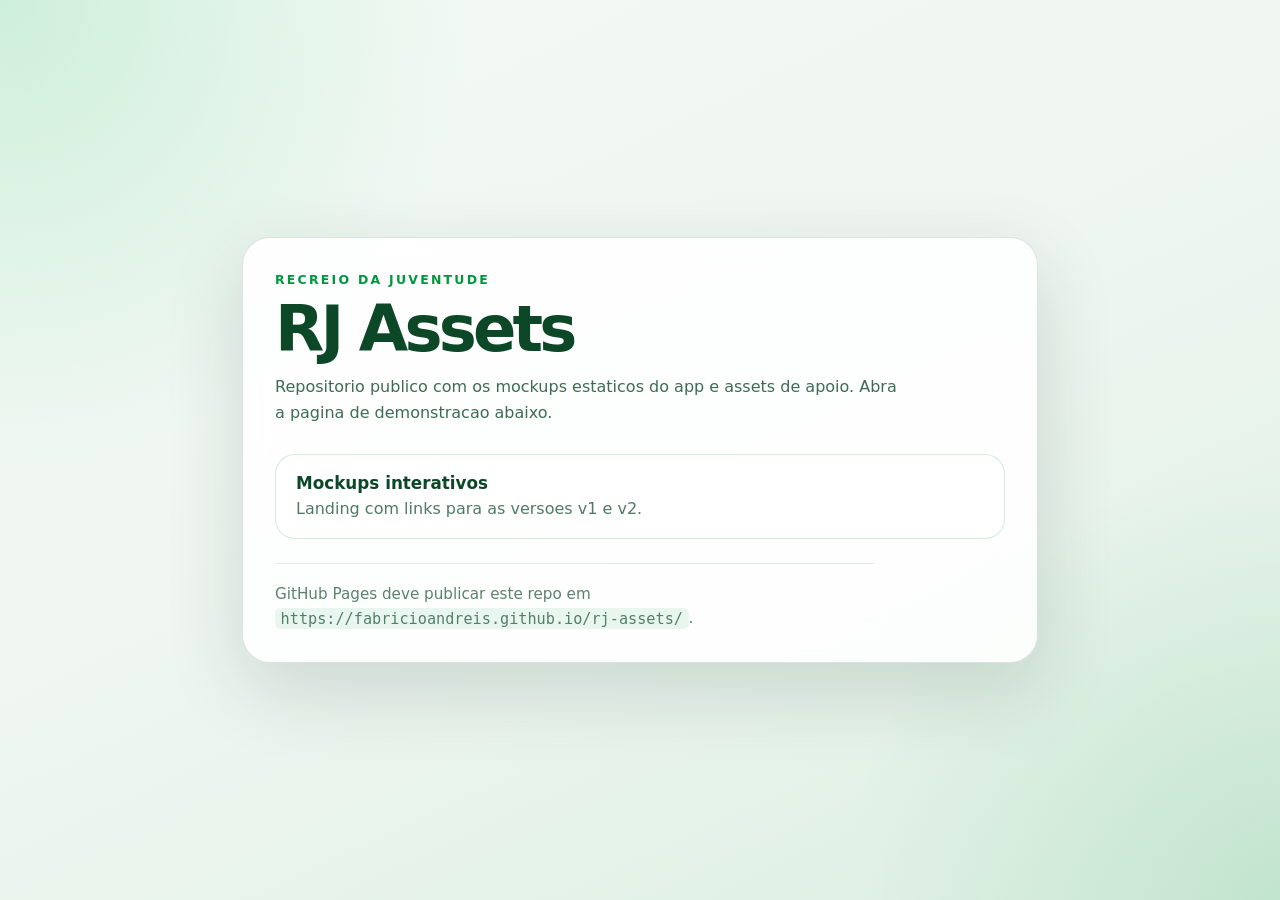
<file: index.html>
<!doctype html>
<html lang="pt-BR">
  <head>
    <meta charset="UTF-8" />
    <meta name="viewport" content="width=device-width, initial-scale=1.0" />
    <title>RJ Assets</title>
    <style>
      :root {
        color-scheme: light;
        --green: #00973d;
        --green-dark: #0c4728;
        --bg: #eff6f1;
        --card: rgba(255, 255, 255, 0.88);
        --line: rgba(12, 71, 40, 0.14);
      }

      * {
        box-sizing: border-box;
      }

      body {
        margin: 0;
        min-height: 100vh;
        display: grid;
        place-items: center;
        font-family: Inter, system-ui, -apple-system, BlinkMacSystemFont, sans-serif;
        color: var(--green-dark);
        background:
          radial-gradient(circle at top left, rgba(36, 191, 99, 0.18), transparent 30%),
          radial-gradient(circle at bottom right, rgba(0, 151, 61, 0.12), transparent 28%),
          linear-gradient(155deg, #f3faf5 0%, var(--bg) 48%, #dcefe2 100%);
      }

      main {
        width: min(94vw, 860px);
        padding: 32px;
      }

      .card {
        padding: 32px;
        border: 1px solid var(--line);
        border-radius: 28px;
        background: var(--card);
        backdrop-filter: blur(18px);
        box-shadow: 0 26px 80px rgba(6, 38, 20, 0.14);
      }

      .eyebrow {
        margin: 0 0 10px;
        color: var(--green);
        font-size: 0.78rem;
        font-weight: 700;
        letter-spacing: 0.18em;
        text-transform: uppercase;
      }

      h1 {
        margin: 0;
        font-size: clamp(2.2rem, 5vw, 4rem);
        line-height: 0.92;
        letter-spacing: -0.06em;
      }

      p {
        max-width: 62ch;
        margin: 16px 0 0;
        line-height: 1.6;
        color: rgba(12, 71, 40, 0.8);
      }

      .links {
        display: grid;
        gap: 14px;
        grid-template-columns: repeat(auto-fit, minmax(220px, 1fr));
        margin-top: 28px;
      }

      a {
        display: block;
        padding: 18px 20px;
        border-radius: 20px;
        border: 1px solid rgba(0, 151, 61, 0.18);
        background: rgba(255, 255, 255, 0.9);
        text-decoration: none;
        color: var(--green-dark);
        transition: transform 0.18s ease, box-shadow 0.18s ease, border-color 0.18s ease;
      }

      a:hover {
        transform: translateY(-2px);
        border-color: rgba(0, 151, 61, 0.35);
        box-shadow: 0 12px 30px rgba(6, 38, 20, 0.08);
      }

      a strong {
        display: block;
        margin-bottom: 4px;
        font-size: 1.05rem;
      }

      a span {
        color: rgba(12, 71, 40, 0.72);
        line-height: 1.45;
      }

      .meta {
        margin-top: 24px;
        padding-top: 18px;
        border-top: 1px solid rgba(12, 71, 40, 0.1);
        color: rgba(12, 71, 40, 0.68);
        font-size: 0.95rem;
      }

      code {
        padding: 0.1rem 0.35rem;
        border-radius: 0.35rem;
        background: rgba(0, 151, 61, 0.08);
      }
    </style>
  </head>
  <body>
    <main>
      <section class="card">
        <p class="eyebrow">Recreio da Juventude</p>
        <h1>RJ Assets</h1>
        <p>
          Repositorio publico com os mockups estaticos do app e assets de apoio.
          Abra a pagina de demonstracao abaixo.
        </p>

        <div class="links">
          <a href="./mockup/">
            <strong>Mockups interativos</strong>
            <span>Landing com links para as versoes v1 e v2.</span>
          </a>
        </div>

        <p class="meta">
          GitHub Pages deve publicar este repo em
          <code>https://fabricioandreis.github.io/rj-assets/</code>.
        </p>
      </section>
    </main>
  </body>
</html>
</file>
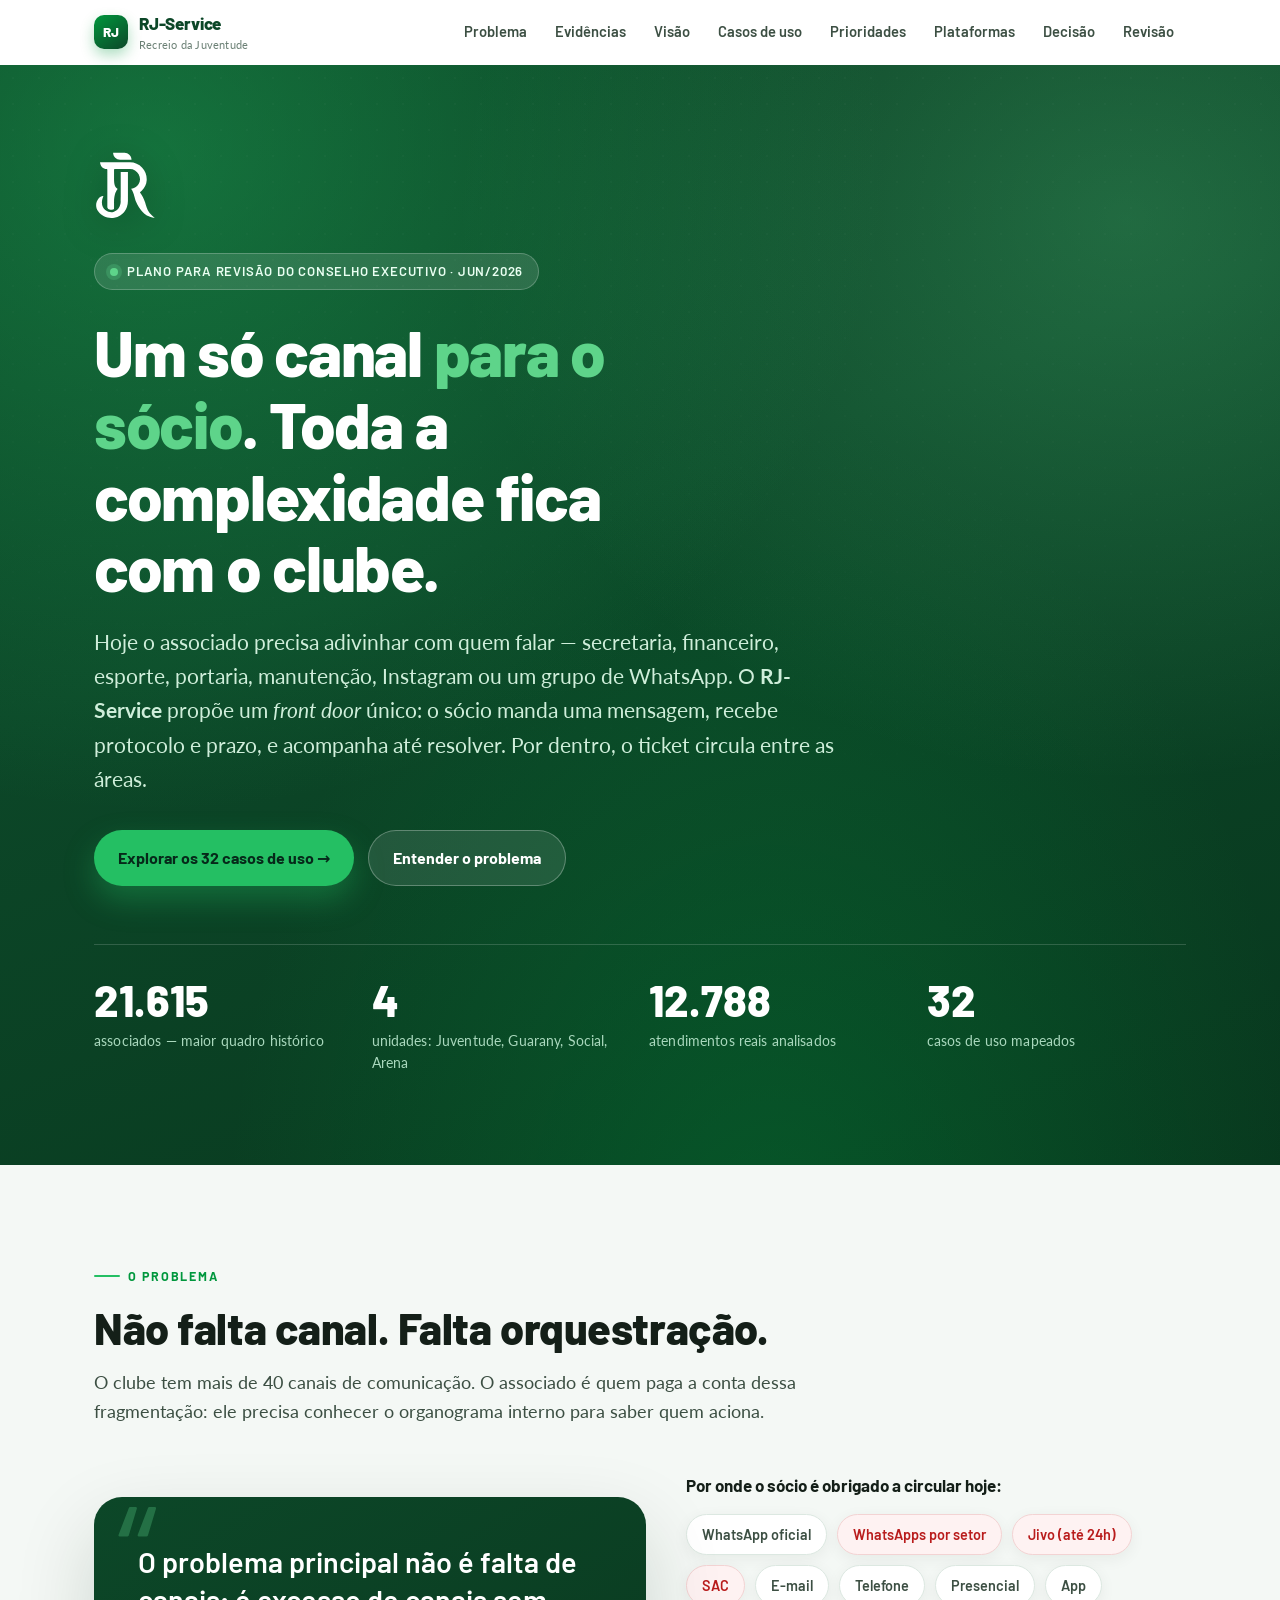
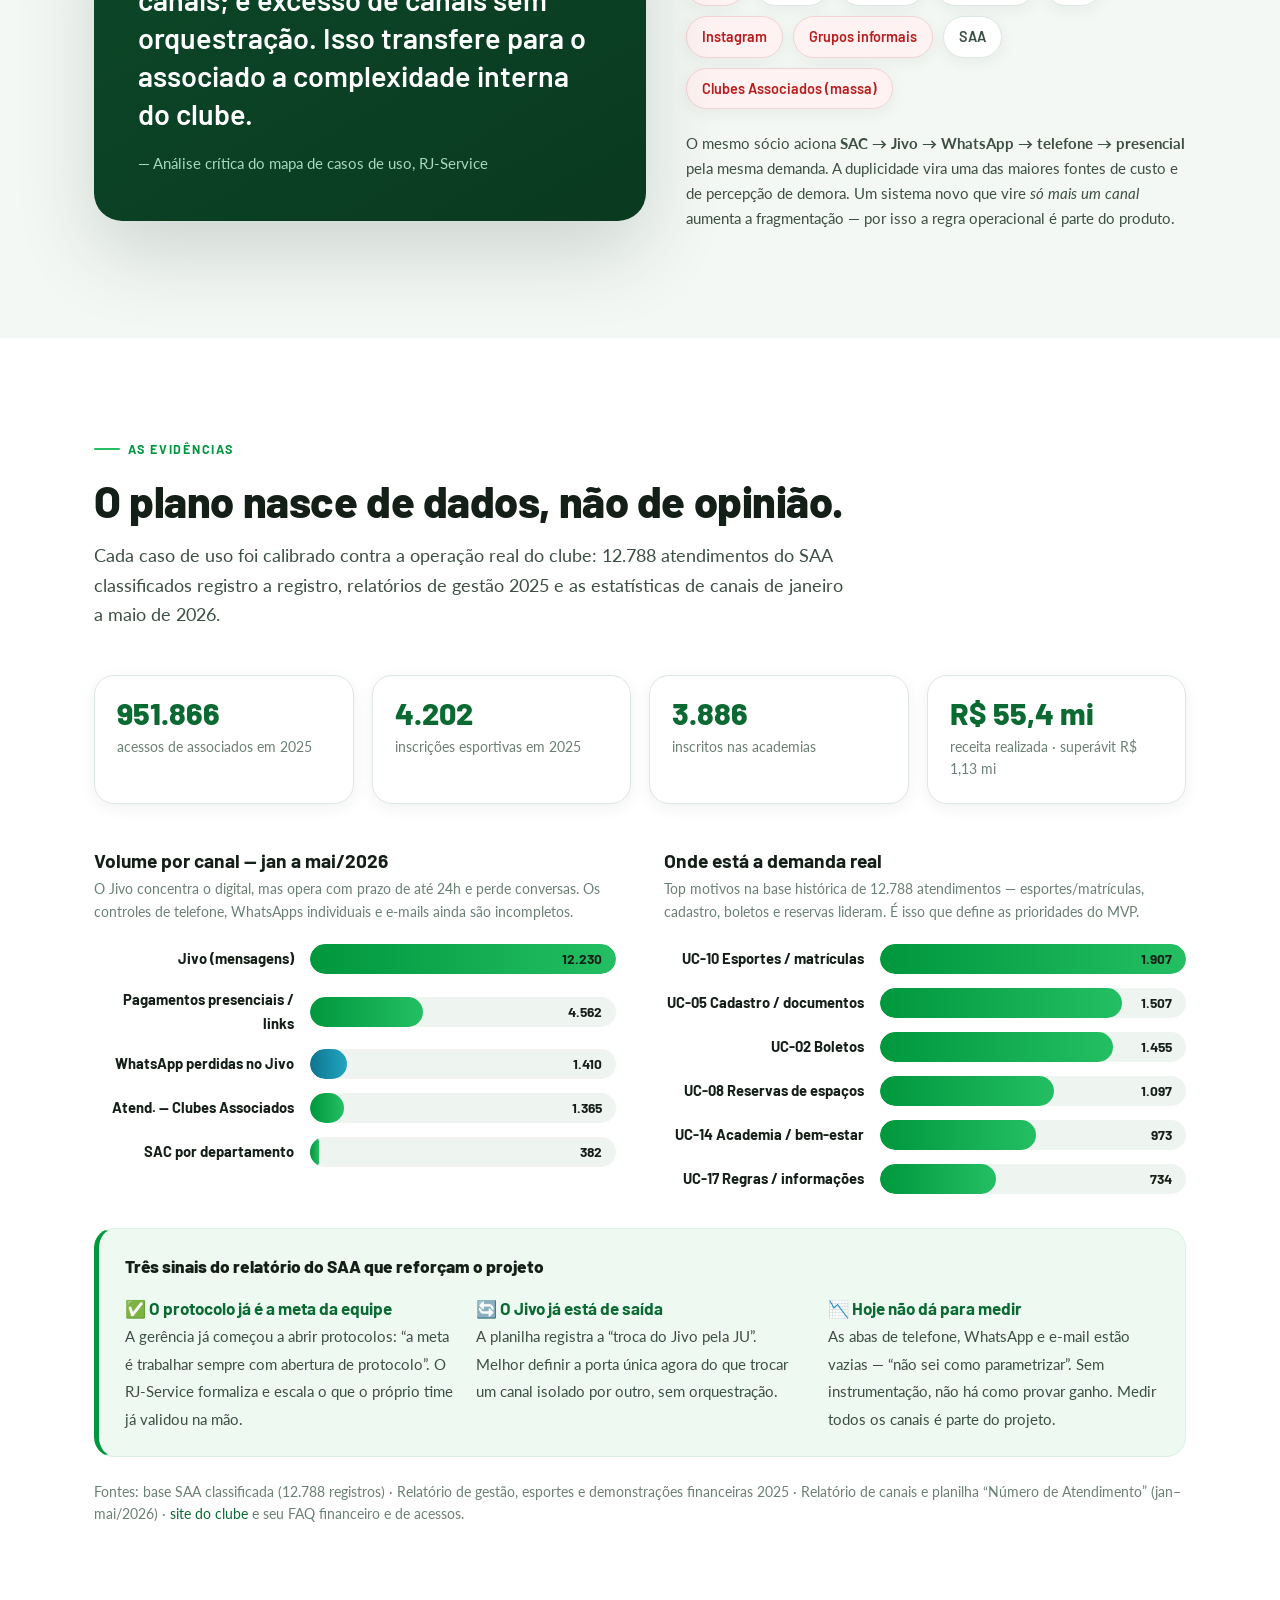
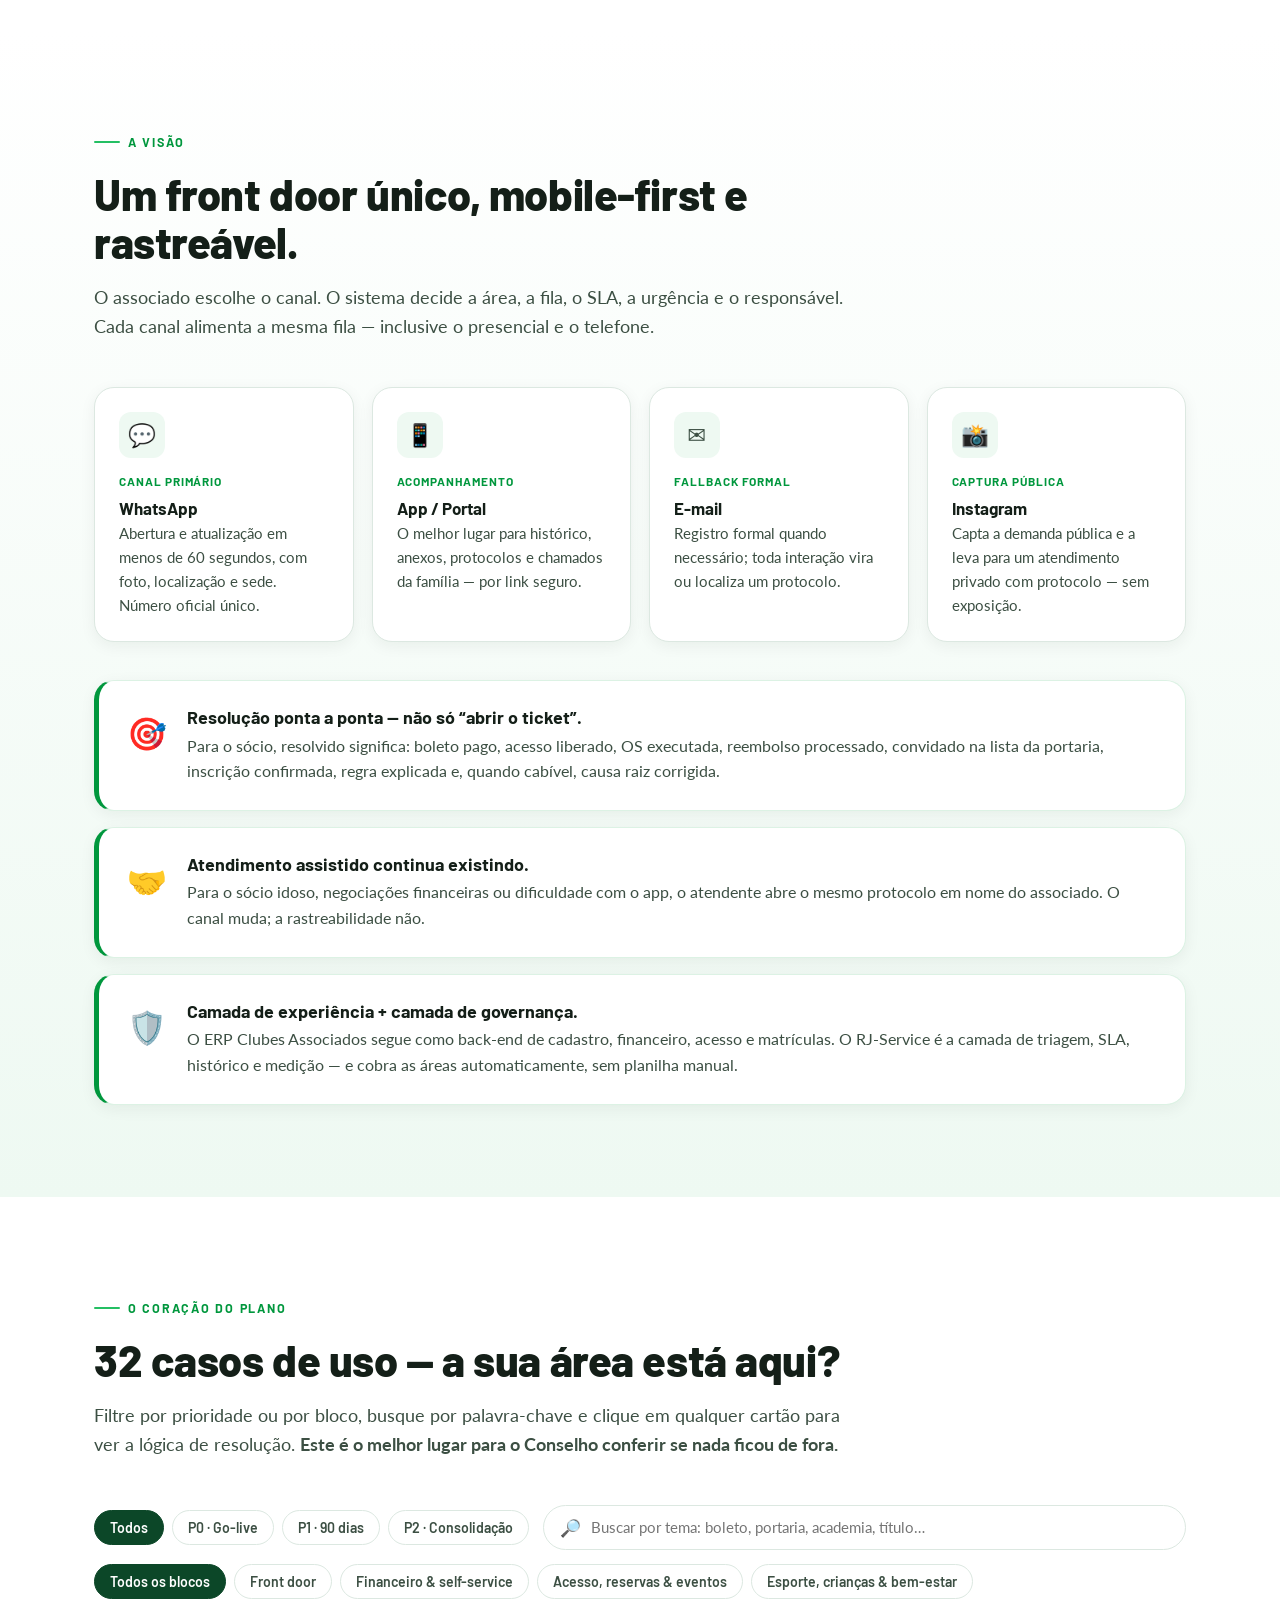
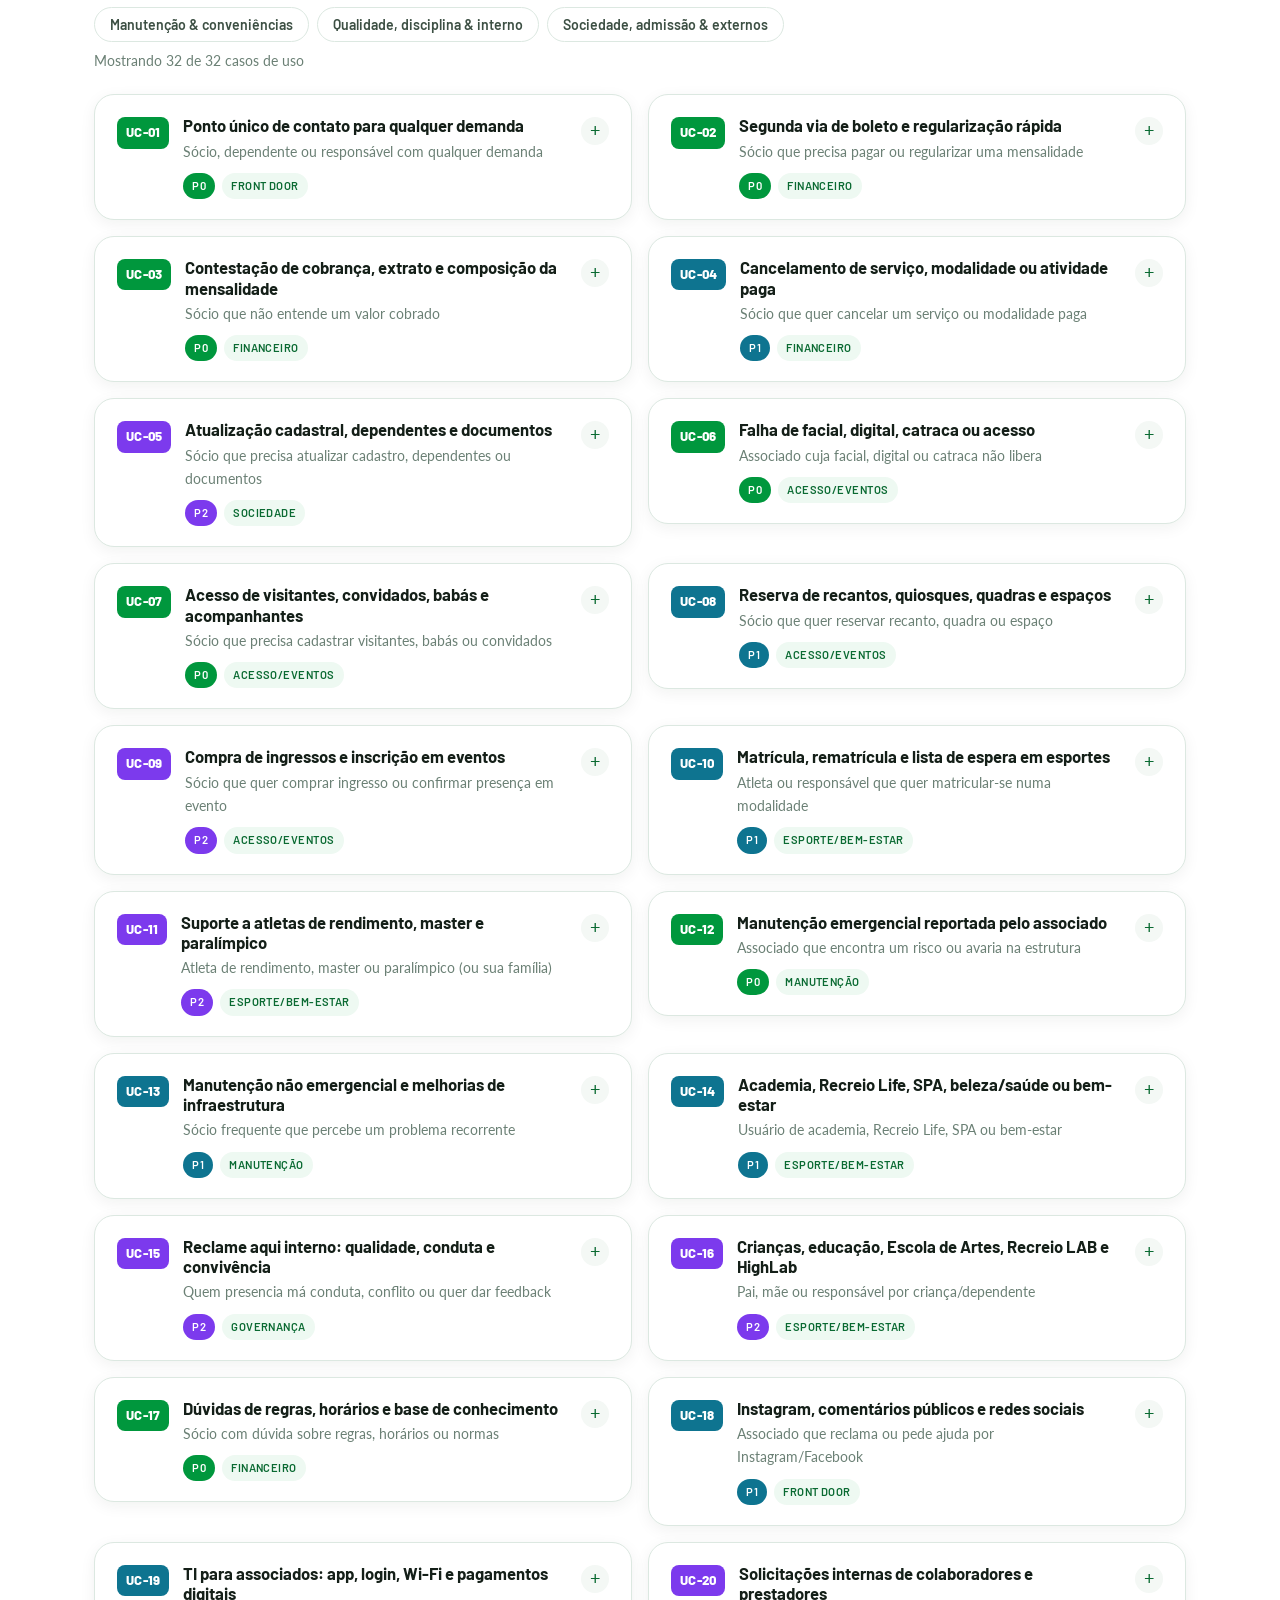
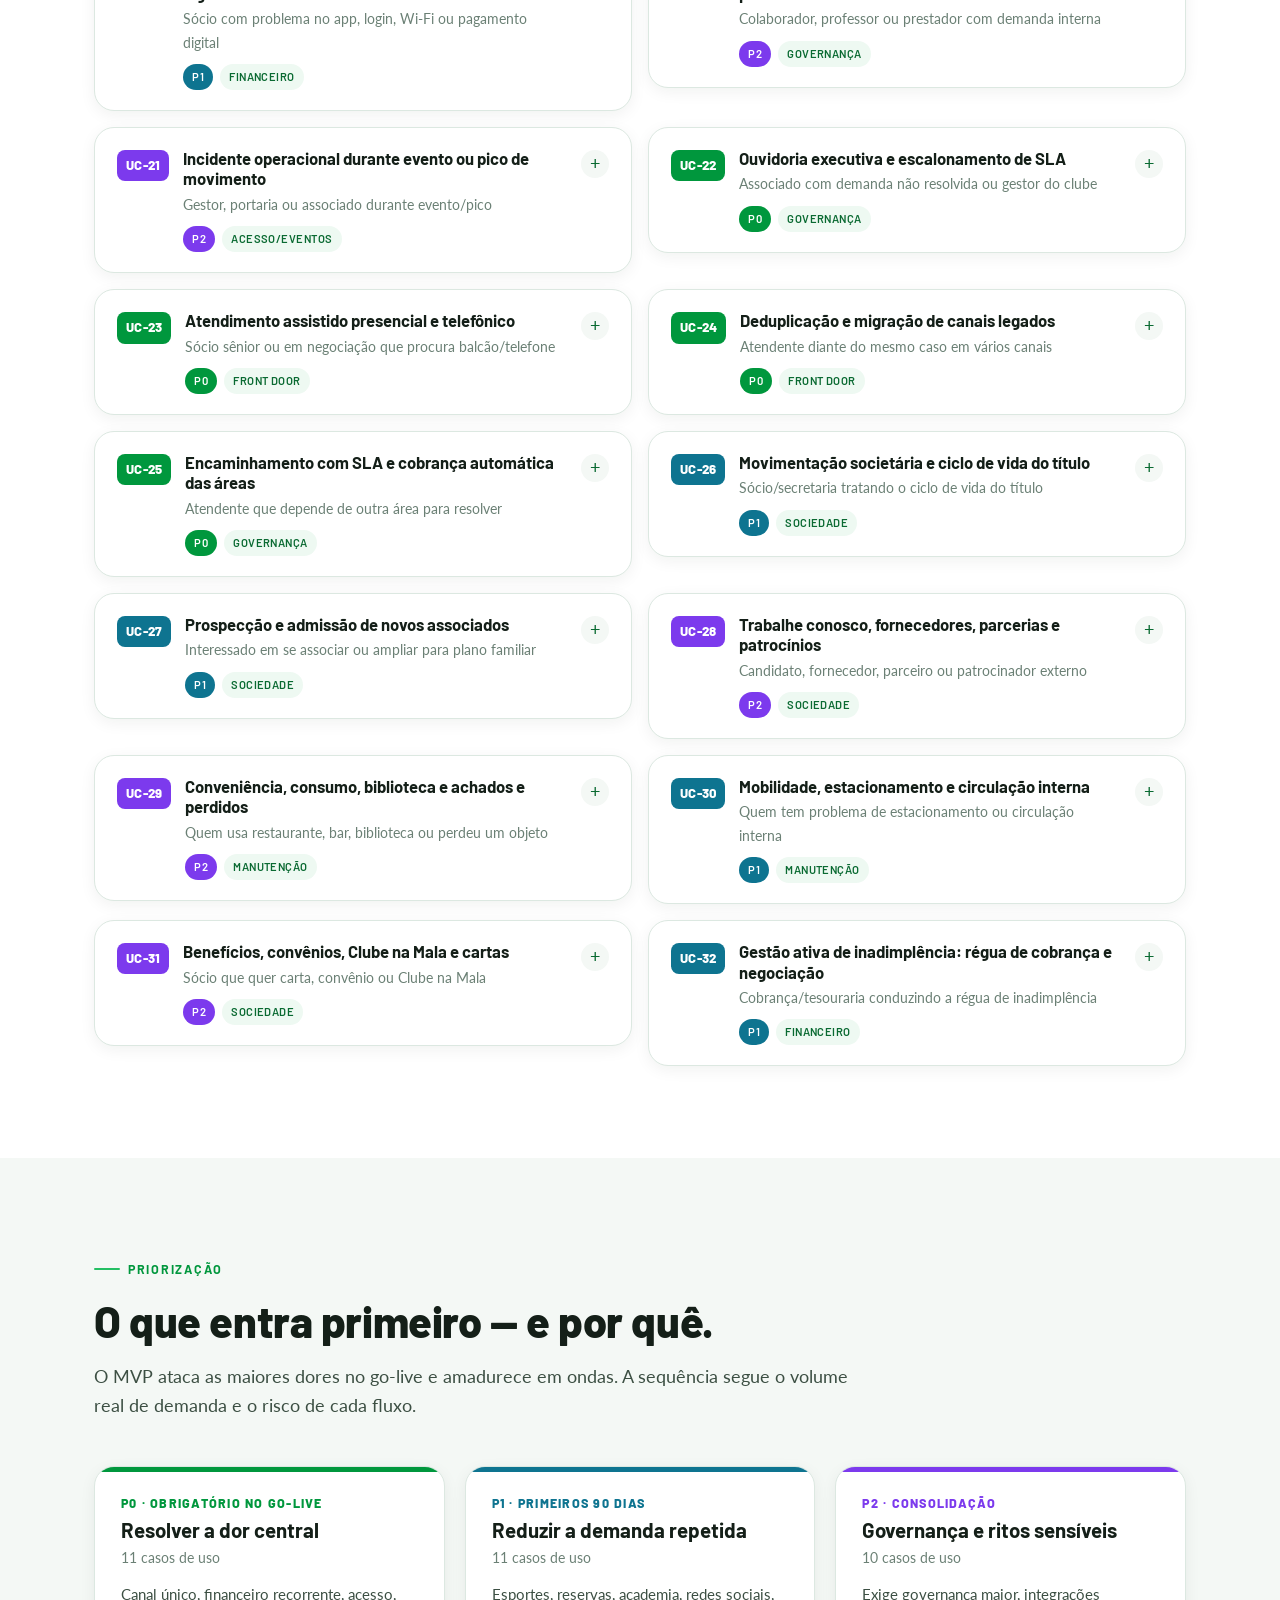
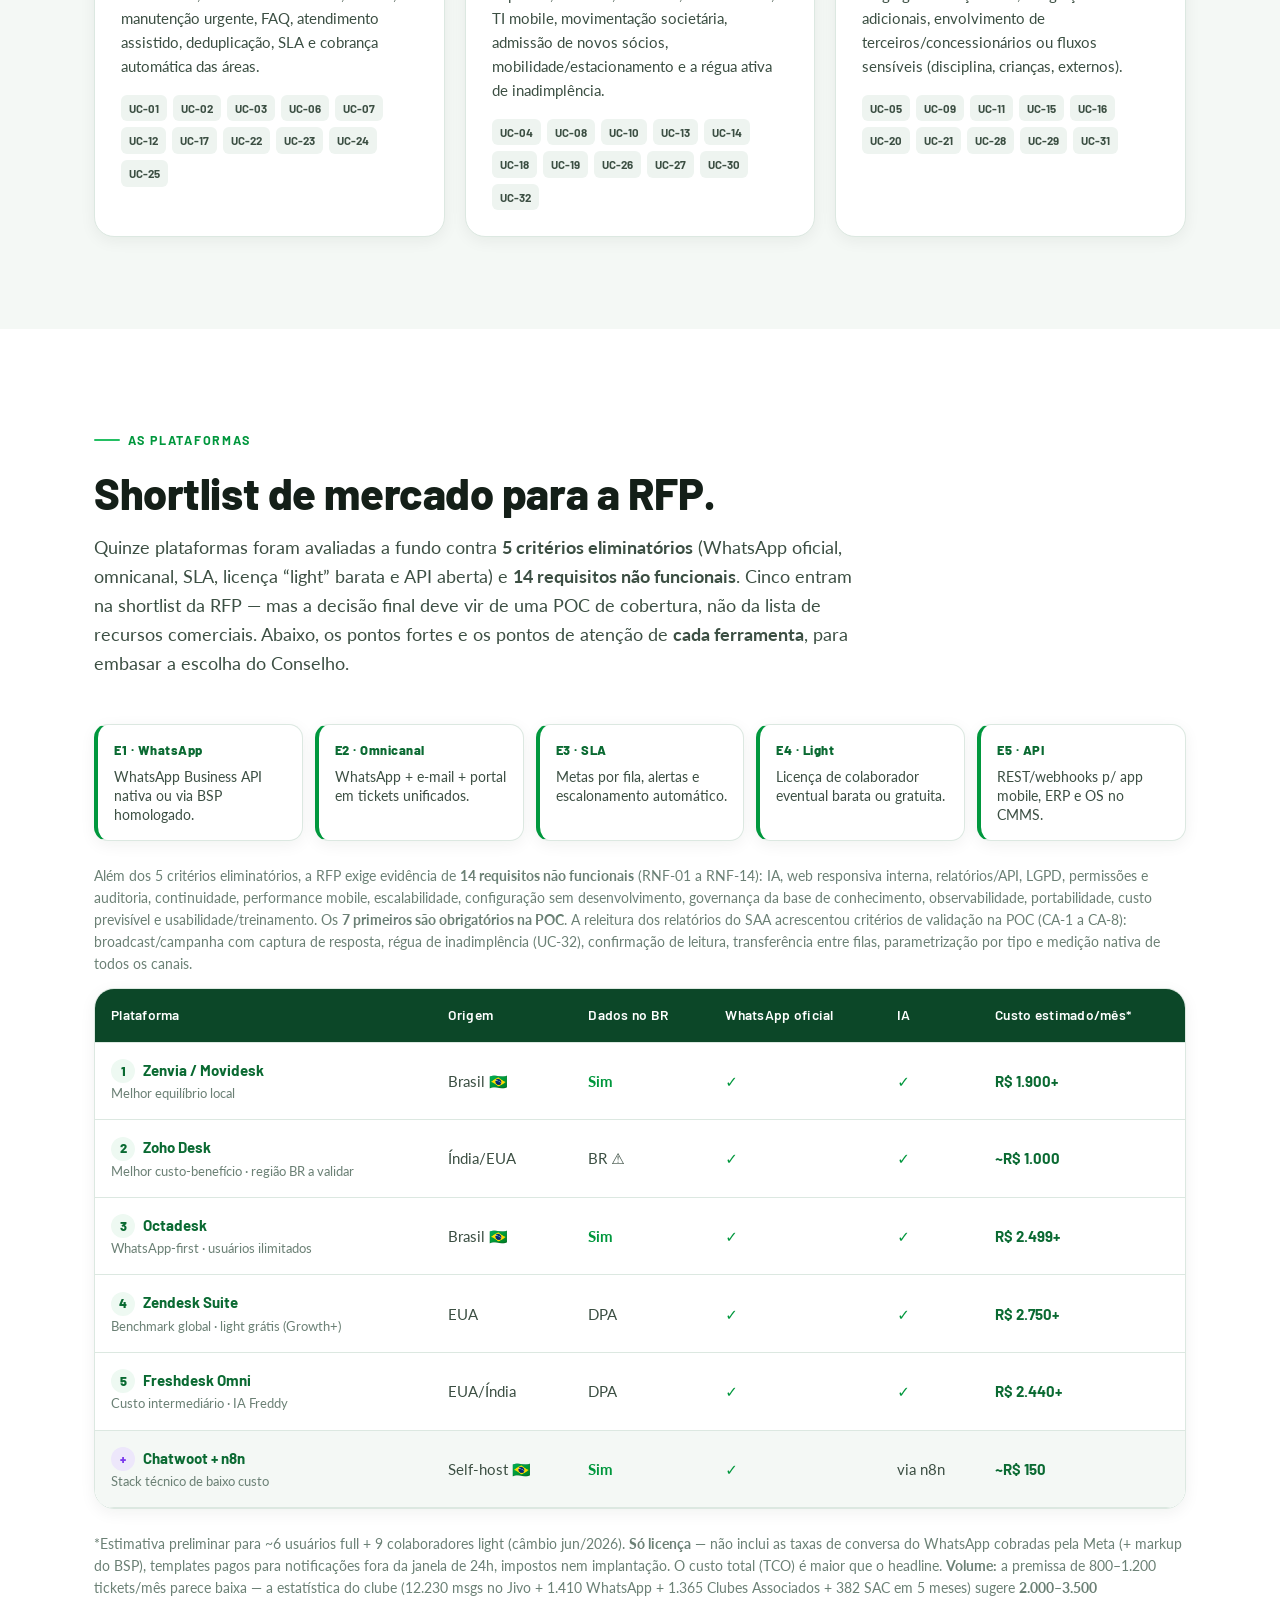
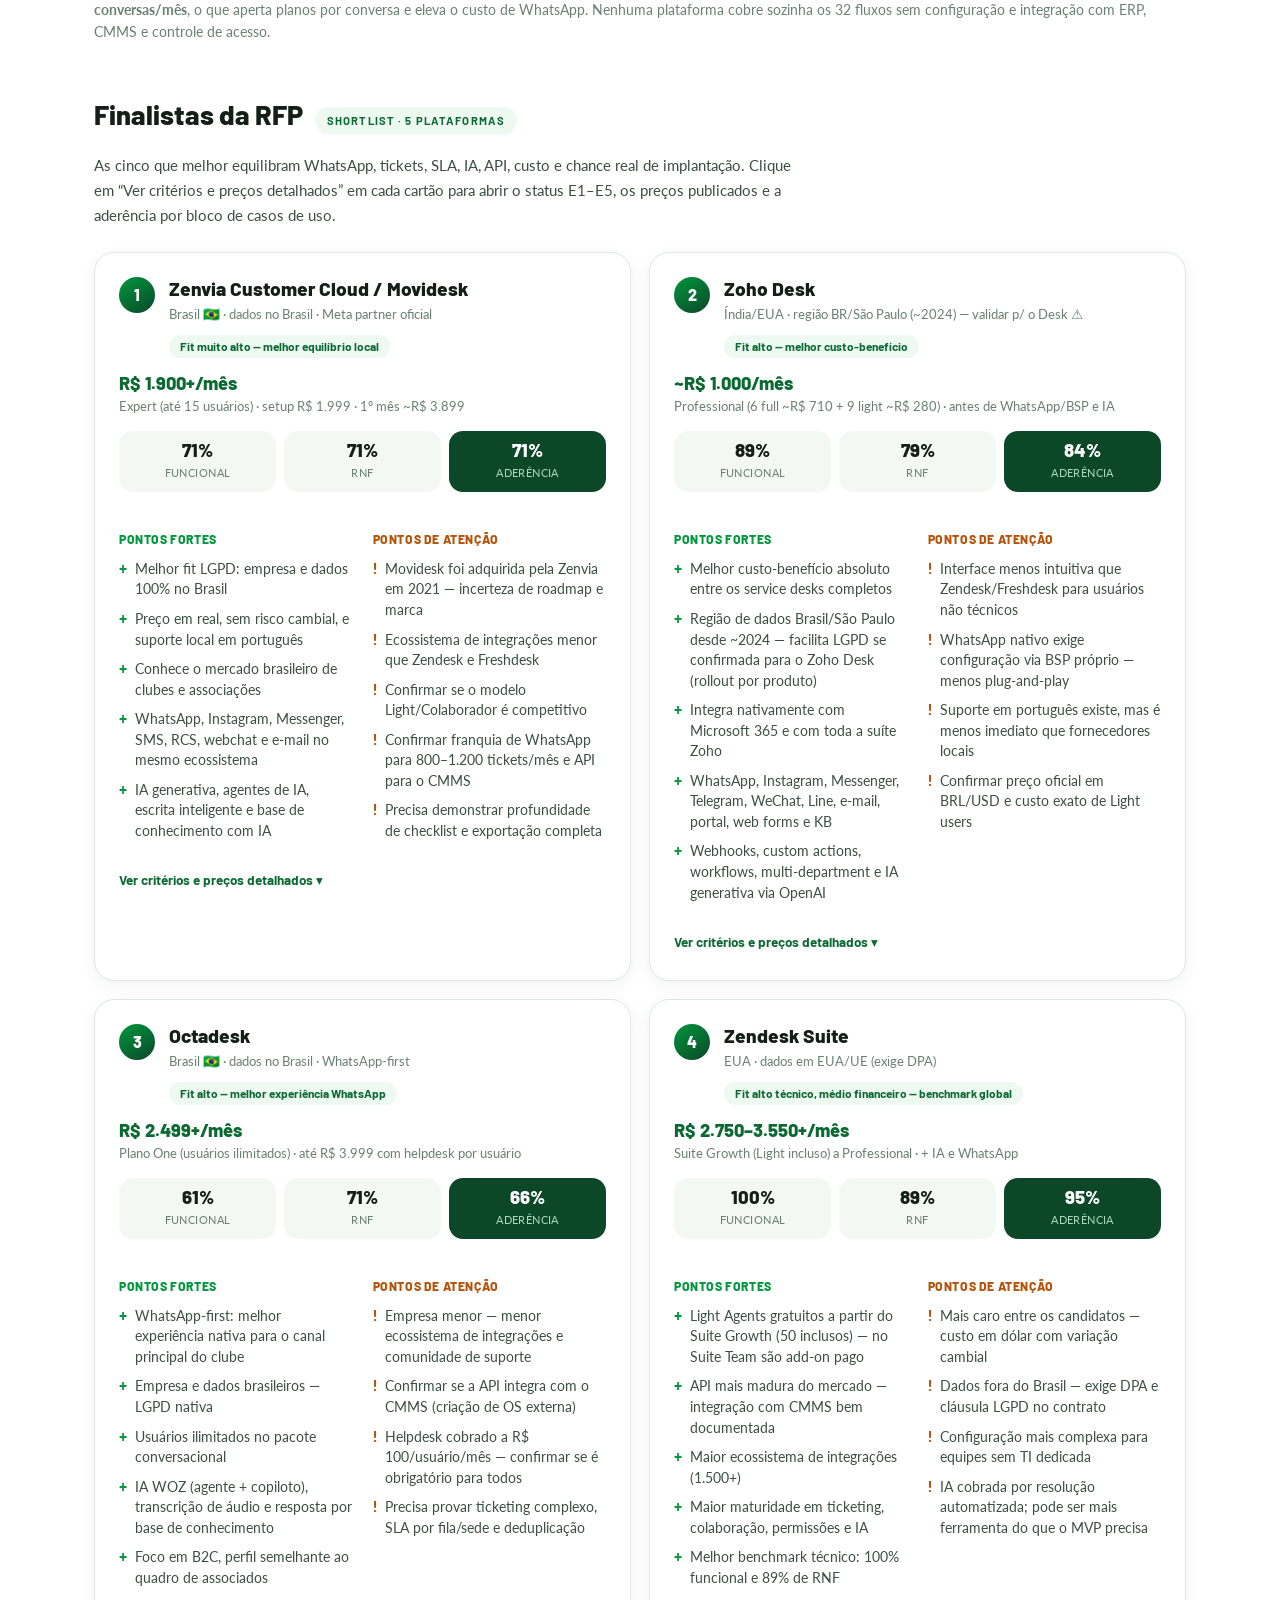
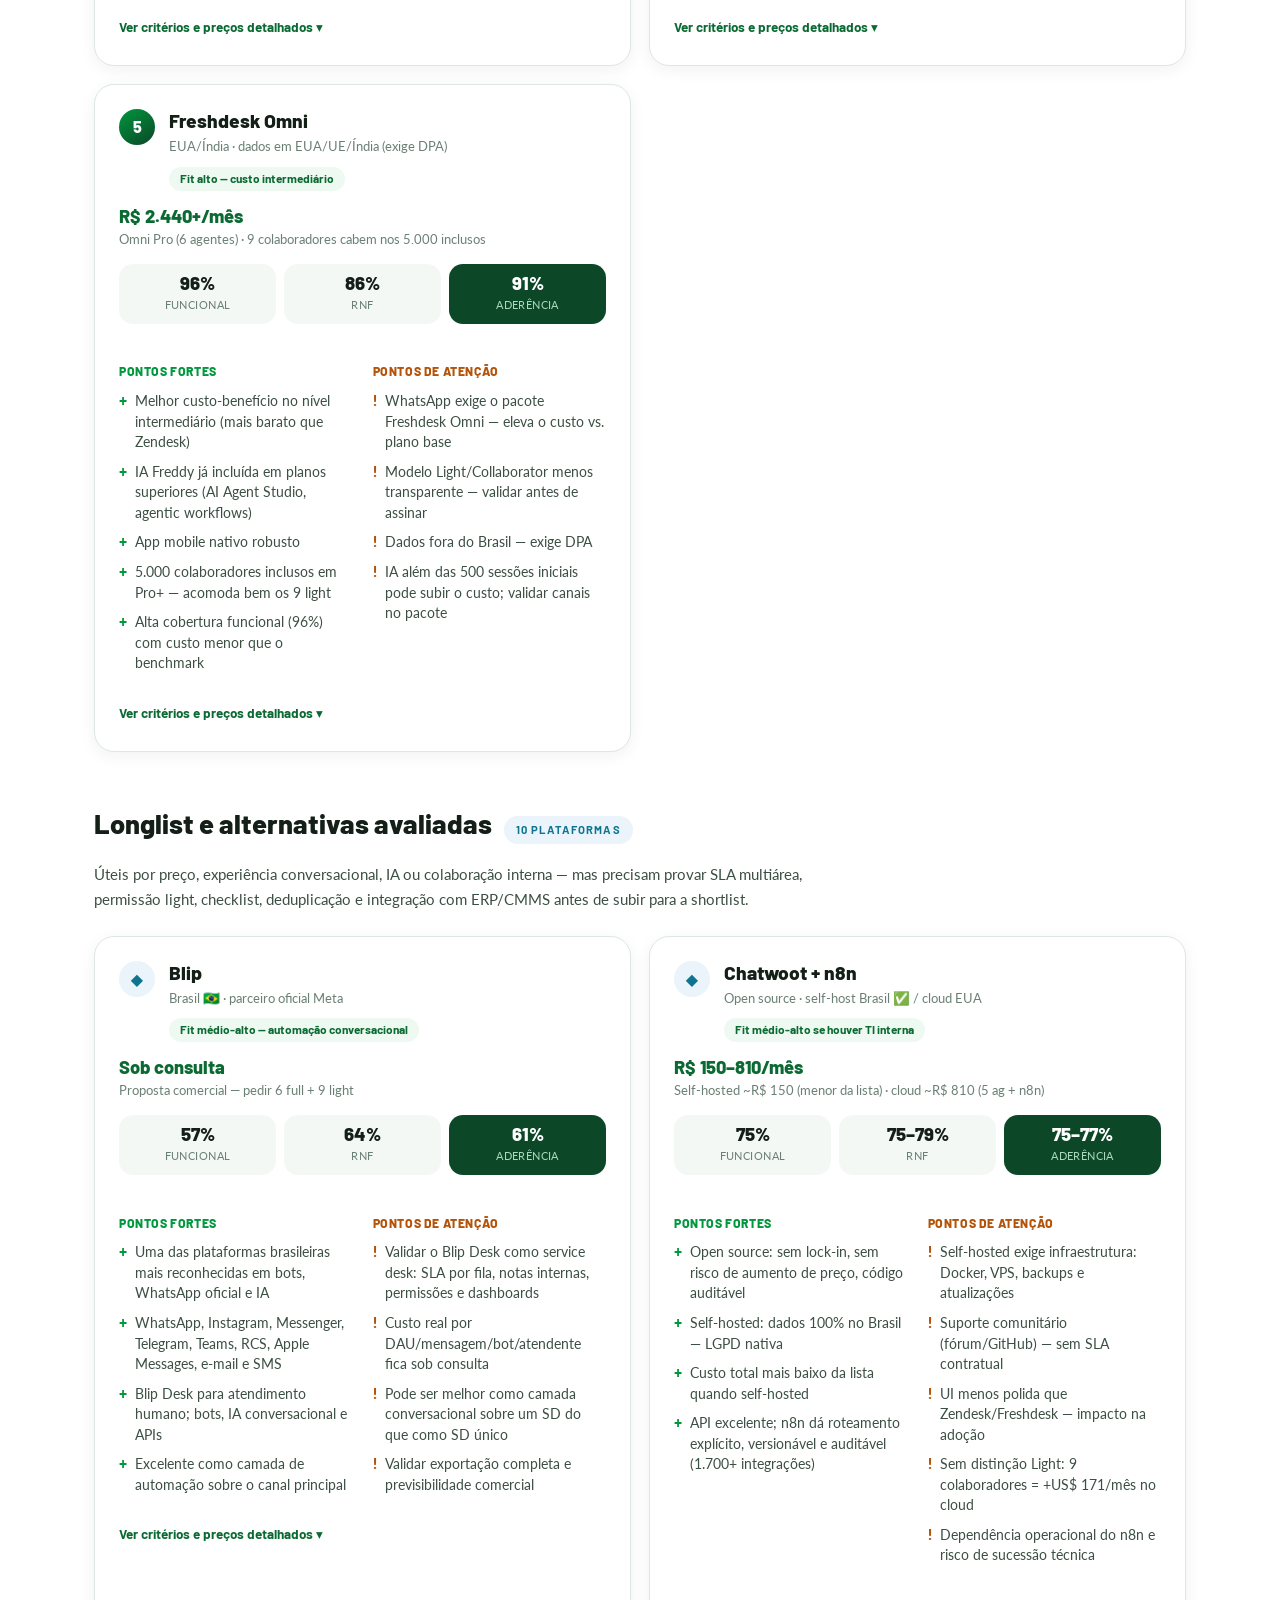
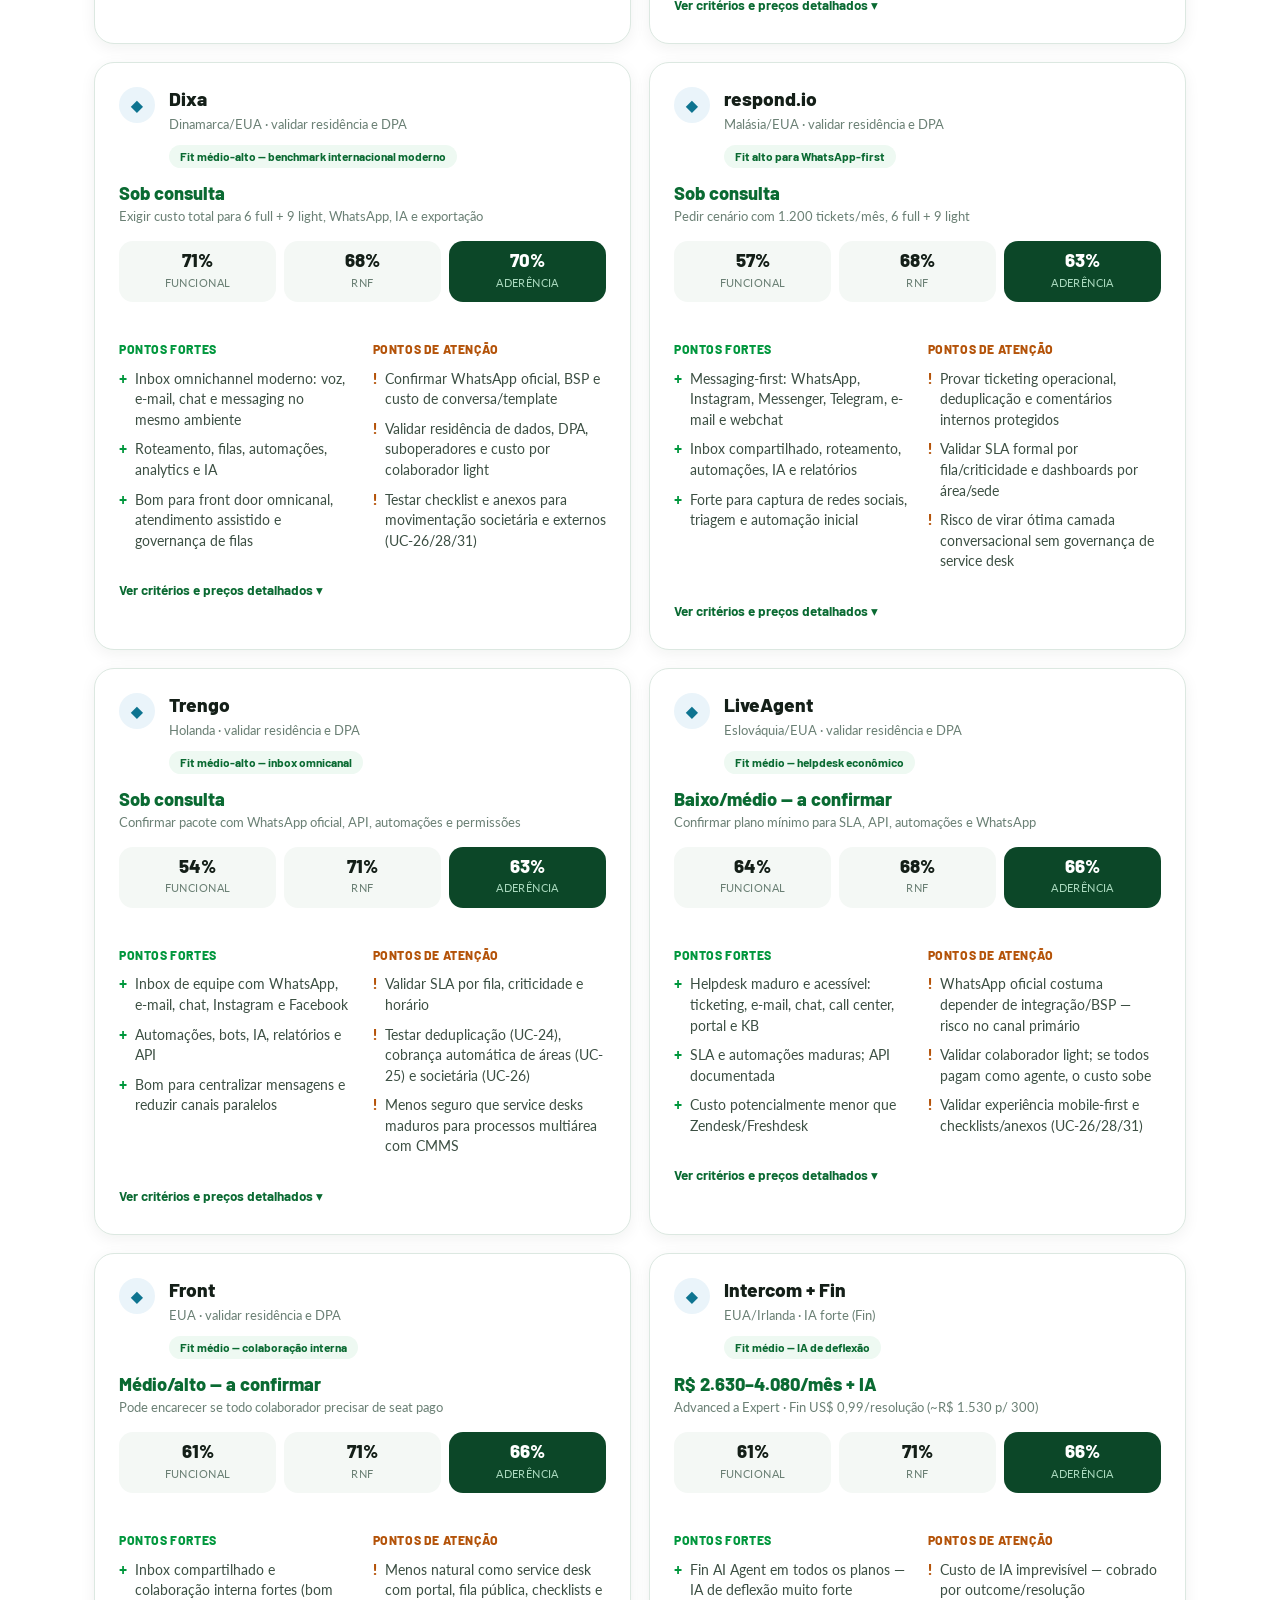
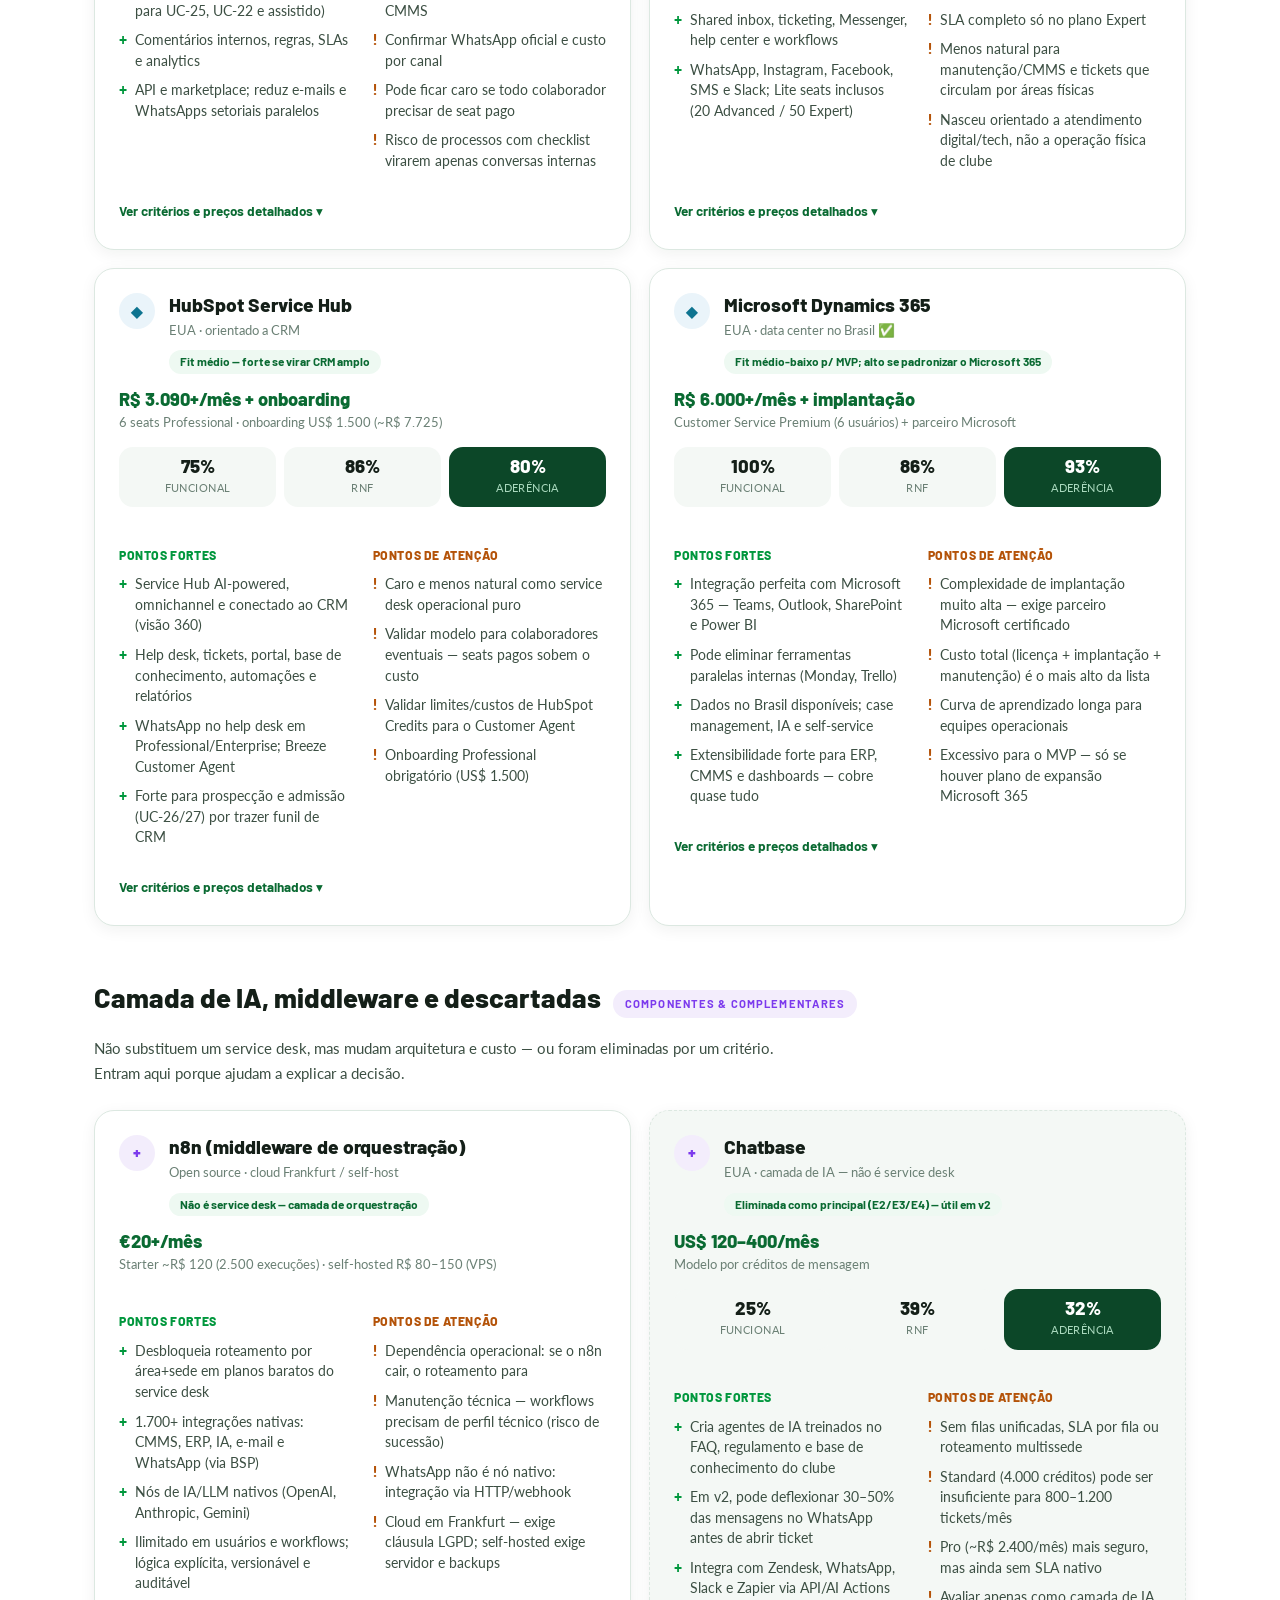
<file: atendimento/index.html>
<!doctype html>
<html lang="pt-BR">
<head>
<meta charset="UTF-8" />
<meta name="viewport" content="width=device-width, initial-scale=1.0" />
<title>RJ-Service — Um só canal para o sócio · Plano para o Conselho Executivo</title>
<meta name="description" content="Plano do novo sistema de atendimento do Recreio da Juventude: um front door único para o associado, com 32 casos de uso, comparativo de plataformas e próximos passos. Material para revisão do Conselho Executivo." />
<meta property="og:title" content="RJ-Service — Um só canal para o sócio" />
<meta property="og:description" content="O plano do novo atendimento do Recreio da Juventude, para revisão do Conselho Executivo." />
<meta property="og:type" content="website" />
<link rel="preconnect" href="https://fonts.googleapis.com" />
<link rel="preconnect" href="https://fonts.gstatic.com" crossorigin />
<link href="https://fonts.googleapis.com/css2?family=Barlow:wght@400;500;600;700;800&family=Lato:wght@400;700&display=swap" rel="stylesheet" />
<style>
  :root{
    --g500:#00973d; --g400:#24bf63; --g300:#5ed48a; --g900:#0c4728; --g700:#0a6a32;
    --g50:#eef9f2; --g100:#dcf2e4;
    --ink:#141f18; --ink2:#3c4f43; --muted:#6b8075; --line:#dce8e1;
    --surface:#ffffff; --soft:#f4f8f5; --soft2:#eef4f0;
    --warn:#b45309; --warnbg:#fff7ed; --danger:#b91c1c; --dangerbg:#fef2f2;
    --p0:#00973d; --p1:#0e7490; --p2:#7c3aed;
    --shadow-lg:0 32px 80px rgba(6,38,20,.16);
    --shadow-md:0 14px 36px rgba(6,38,20,.10);
    --shadow-sm:0 4px 16px rgba(6,38,20,.06);
    --r-xl:28px; --r-lg:20px; --r-md:14px; --r-sm:10px; --r-pill:999px;
    --serif:"Barlow", system-ui, sans-serif;
    --body:"Lato", "Barlow", system-ui, -apple-system, Segoe UI, Roboto, sans-serif;
    --maxw:1140px;
  }
  *{box-sizing:border-box;}
  html{scroll-behavior:smooth; scroll-padding-top:78px;}
  body{
    margin:0; font-family:var(--body); color:var(--ink2);
    background:var(--surface); font-size:17px; line-height:1.62;
    -webkit-font-smoothing:antialiased; text-rendering:optimizeLegibility;
  }
  h1,h2,h3,h4{font-family:var(--serif); color:var(--ink); line-height:1.12; margin:0; font-weight:700;}
  p{margin:0 0 1em;}
  a{color:var(--g700); text-decoration:none;}
  a:hover{text-decoration:underline;}
  .wrap{max-width:var(--maxw); margin:0 auto; padding:0 24px;}
  .eyebrow{
    display:inline-flex; align-items:center; gap:8px;
    font-family:var(--serif); font-weight:700; font-size:.78rem; letter-spacing:.14em;
    text-transform:uppercase; color:var(--g500); margin-bottom:18px;
  }
  .eyebrow::before{content:""; width:26px; height:2px; background:var(--g400); border-radius:2px;}
  section{padding:92px 0; position:relative;}
  .section-head{max-width:760px; margin-bottom:46px;}
  .section-head h2{font-size:clamp(1.9rem,4vw,2.7rem); font-weight:800; letter-spacing:-.01em;}
  .section-head p.lead{font-size:1.12rem; color:var(--ink2); margin-top:16px;}
  .reveal{opacity:0; transform:translateY(22px); transition:opacity .7s ease, transform .7s ease;}
  .reveal.in{opacity:1; transform:none;}

  /* ===== Top nav ===== */
  header.nav{
    position:sticky; top:0; z-index:50; background:rgba(255,255,255,.86);
    backdrop-filter:saturate(160%) blur(14px); border-bottom:1px solid transparent;
    transition:border-color .3s, box-shadow .3s;
  }
  header.nav.scrolled{border-color:var(--line); box-shadow:0 6px 22px rgba(6,38,20,.05);}
  .nav-inner{display:flex; align-items:center; gap:22px; height:64px;}
  .brand{display:flex; align-items:center; gap:11px; font-family:var(--serif); font-weight:800; color:var(--g900); letter-spacing:-.01em; white-space:nowrap;}
  .brand .mono{
    width:34px; height:34px; border-radius:10px; display:grid; place-items:center;
    background:linear-gradient(145deg,var(--g500),var(--g900)); color:#fff; font-size:.85rem; font-weight:800;
    box-shadow:0 6px 14px rgba(0,151,61,.32);
  }
  .brand small{display:block; font-family:var(--body); font-weight:400; font-size:.66rem; color:var(--muted); letter-spacing:.02em;}
  .nav-links{margin-left:auto; display:flex; gap:4px; overflow-x:auto; scrollbar-width:none;}
  .nav-links::-webkit-scrollbar{display:none;}
  .nav-links a{
    font-family:var(--serif); font-weight:600; font-size:.92rem; color:var(--ink2);
    padding:8px 12px; border-radius:var(--r-pill); white-space:nowrap; transition:background .2s,color .2s;
  }
  .nav-links a:hover{background:var(--g50); text-decoration:none;}
  .nav-links a.active{background:var(--g900); color:#fff;}
  @media(max-width:820px){ .nav-links{display:none;} }

  /* ===== Hero ===== */
  .hero{
    color:#fff; padding:84px 0 90px; overflow:hidden; position:relative;
    background:
      radial-gradient(ellipse at 12% 8%, rgba(36,191,99,.40) 0%, transparent 46%),
      radial-gradient(ellipse at 88% 14%, rgba(94,212,138,.26) 0%, transparent 42%),
      radial-gradient(ellipse at 60% 110%, rgba(0,151,61,.30) 0%, transparent 50%),
      linear-gradient(160deg,#0a3d22 0%, #0c4728 42%, #08381e 100%);
  }
  .hero::after{
    content:""; position:absolute; inset:0; pointer-events:none; opacity:.5;
    background-image:radial-gradient(rgba(255,255,255,.06) 1px, transparent 1px);
    background-size:26px 26px; mask-image:linear-gradient(to bottom, rgba(0,0,0,.8), transparent 80%);
  }
  .hero .wrap{position:relative; z-index:2;}
  .hero-logo{height:74px; width:auto; margin-bottom:30px; display:block; filter:drop-shadow(0 6px 18px rgba(0,0,0,.25));}
  .hero-tag{
    display:inline-flex; align-items:center; gap:9px; font-family:var(--serif); font-weight:600;
    font-size:.82rem; letter-spacing:.06em; text-transform:uppercase;
    background:rgba(255,255,255,.12); border:1px solid rgba(255,255,255,.22);
    padding:7px 15px; border-radius:var(--r-pill); margin-bottom:26px; color:#eafff2;
  }
  .hero-tag .dot{width:8px; height:8px; border-radius:50%; background:var(--g300); box-shadow:0 0 0 4px rgba(94,212,138,.25);}
  .hero h1{
    font-size:clamp(2.3rem,5.4vw,4rem); font-weight:800; color:#fff; letter-spacing:-.02em;
    max-width:16ch;
  }
  .hero h1 .hl{color:var(--g300);}
  .hero .sub{font-size:clamp(1.05rem,2.1vw,1.32rem); color:#cfeeda; max-width:62ch; margin-top:22px;}
  .hero-cta{display:flex; flex-wrap:wrap; gap:14px; margin-top:34px;}
  .btn{
    display:inline-flex; align-items:center; gap:9px; font-family:var(--serif); font-weight:700;
    font-size:1rem; padding:14px 24px; border-radius:var(--r-pill); cursor:pointer; border:none;
    transition:transform .18s, box-shadow .18s, background .18s; text-decoration:none;
  }
  .btn-primary{background:var(--g400); color:#06291a; box-shadow:0 14px 30px rgba(36,191,99,.34);}
  .btn-primary:hover{transform:translateY(-2px); box-shadow:0 18px 38px rgba(36,191,99,.42); text-decoration:none;}
  .btn-ghost{background:rgba(255,255,255,.10); color:#fff; border:1px solid rgba(255,255,255,.28);}
  .btn-ghost:hover{background:rgba(255,255,255,.18); text-decoration:none; transform:translateY(-2px);}
  .hero-stats{
    display:grid; grid-template-columns:repeat(4,1fr); gap:18px; margin-top:58px;
    border-top:1px solid rgba(255,255,255,.16); padding-top:34px;
  }
  .hstat .num{font-family:var(--serif); font-weight:800; font-size:clamp(1.8rem,3.4vw,2.7rem); color:#fff; line-height:1;}
  .hstat .lbl{font-size:.86rem; color:#a9d8bd; margin-top:8px; letter-spacing:.01em;}
  @media(max-width:680px){ .hero-stats{grid-template-columns:repeat(2,1fr); gap:26px 18px;} }

  /* ===== generic cards ===== */
  .grid{display:grid; gap:22px;}
  .card{
    background:var(--surface); border:1px solid var(--line); border-radius:var(--r-lg);
    padding:26px; box-shadow:var(--shadow-sm); transition:transform .2s, box-shadow .2s, border-color .2s;
  }
  .card.h:hover{transform:translateY(-4px); box-shadow:var(--shadow-md); border-color:var(--g100);}
  .card h3{font-size:1.18rem; margin-bottom:8px;}
  .card p{font-size:.98rem; margin-bottom:0;}

  /* ===== Problema ===== */
  .problema{background:var(--soft);}
  .quote{
    position:relative; background:linear-gradient(150deg,var(--g900),#0a3a20); color:#fff;
    border-radius:var(--r-xl); padding:46px 44px; box-shadow:var(--shadow-lg); overflow:hidden;
  }
  .quote::before{content:"\201C"; position:absolute; top:-18px; left:24px; font-family:var(--serif); font-size:9rem; color:rgba(94,212,138,.30); line-height:1;}
  .quote p{font-family:var(--serif); font-weight:600; font-size:clamp(1.3rem,2.8vw,1.8rem); line-height:1.32; margin:0; position:relative; z-index:1;}
  .quote .by{margin-top:18px; font-family:var(--body); font-weight:400; font-size:.95rem; color:#a9d8bd;}
  .chips{display:flex; flex-wrap:wrap; gap:10px; margin-top:8px;}
  .chip{
    font-family:var(--serif); font-weight:600; font-size:.9rem; padding:8px 15px; border-radius:var(--r-pill);
    background:#fff; border:1px solid var(--line); color:var(--ink2); box-shadow:var(--shadow-sm);
  }
  .chip.x{color:var(--danger); border-color:#f3d3d3; background:var(--dangerbg);}
  .split{display:grid; grid-template-columns:1.05fr .95fr; gap:40px; align-items:center;}
  @media(max-width:860px){ .split{grid-template-columns:1fr; gap:30px;} }

  /* ===== Evidências ===== */
  .stat-row{display:grid; grid-template-columns:repeat(4,1fr); gap:18px; margin-bottom:46px;}
  .statbox{background:var(--surface); border:1px solid var(--line); border-radius:var(--r-lg); padding:22px; box-shadow:var(--shadow-sm);}
  .statbox .n{font-family:var(--serif); font-weight:800; font-size:1.9rem; color:var(--g700); line-height:1;}
  .statbox .t{font-size:.86rem; color:var(--muted); margin-top:8px;}
  @media(max-width:760px){ .stat-row{grid-template-columns:repeat(2,1fr);} }
  .bars{display:grid; gap:14px;}
  .barline{display:grid; grid-template-columns:200px 1fr; align-items:center; gap:16px;}
  .barline .name{font-size:.92rem; font-weight:700; font-family:var(--serif); color:var(--ink); text-align:right;}
  .bartrack{background:var(--soft2); border-radius:var(--r-pill); height:30px; position:relative; overflow:hidden;}
  .barfill{height:100%; border-radius:var(--r-pill); background:linear-gradient(90deg,var(--g500),var(--g400)); width:0; transition:width 1.1s cubic-bezier(.2,.7,.2,1);}
  .barfill.alt{background:linear-gradient(90deg,#0e7490,#22a5c0);}
  .barval{position:absolute; right:14px; top:50%; transform:translateY(-50%); font-family:var(--serif); font-weight:700; font-size:.86rem; color:var(--ink);}
  @media(max-width:620px){ .barline{grid-template-columns:1fr;} .barline .name{text-align:left;} }
  .twocol{display:grid; grid-template-columns:1fr 1fr; gap:48px;}
  @media(max-width:860px){ .twocol{grid-template-columns:1fr; gap:40px;} }
  .src-note{font-size:.85rem; color:var(--muted); margin-top:24px;}

  /* ===== Visão ===== */
  .visao{background:linear-gradient(180deg,#fff, var(--g50));}
  .channels{display:grid; grid-template-columns:repeat(4,1fr); gap:18px; margin:8px 0 38px;}
  @media(max-width:860px){ .channels{grid-template-columns:repeat(2,1fr);} }
  @media(max-width:520px){ .channels{grid-template-columns:1fr;} }
  .chan{position:relative; background:#fff; border:1px solid var(--line); border-radius:var(--r-lg); padding:24px; box-shadow:var(--shadow-sm);}
  .chan .ic{width:46px; height:46px; border-radius:12px; display:grid; place-items:center; font-size:1.4rem; background:var(--g50); margin-bottom:14px;}
  .chan h4{font-size:1.06rem; margin-bottom:4px;}
  .chan .role{font-family:var(--serif); font-weight:700; font-size:.74rem; letter-spacing:.08em; text-transform:uppercase; color:var(--g500); margin-bottom:8px;}
  .chan p{font-size:.92rem; margin:0; color:var(--ink2);}
  .principle{
    display:flex; gap:20px; align-items:flex-start; background:#fff; border:1px solid var(--g100);
    border-left:5px solid var(--g500); border-radius:var(--r-lg); padding:26px 28px; box-shadow:var(--shadow-sm);
  }
  .principle .k{font-size:2rem;}
  .principle h4{font-size:1.12rem; margin-bottom:6px;}
  .principle p{margin:0; font-size:.98rem;}
  .principle + .principle{margin-top:16px;}

  /* ===== Casos de uso ===== */
  .controls{display:flex; flex-wrap:wrap; gap:14px; align-items:center; margin-bottom:14px;}
  .filterset{display:flex; flex-wrap:wrap; gap:8px;}
  .fbtn{
    font-family:var(--serif); font-weight:600; font-size:.88rem; padding:8px 15px; border-radius:var(--r-pill);
    background:#fff; border:1px solid var(--line); color:var(--ink2); cursor:pointer; transition:all .18s;
  }
  .fbtn:hover{border-color:var(--g300);}
  .fbtn.active{background:var(--g900); color:#fff; border-color:var(--g900);}
  .search{
    flex:1 1 220px; min-width:180px; display:flex; align-items:center; gap:8px; background:#fff;
    border:1px solid var(--line); border-radius:var(--r-pill); padding:8px 16px;
  }
  .search input{border:none; outline:none; flex:1; font-family:var(--body); font-size:.95rem; color:var(--ink); background:transparent;}
  .uc-count{font-size:.86rem; color:var(--muted); margin:4px 0 22px;}
  .uc-grid{display:grid; grid-template-columns:repeat(2,1fr); gap:16px;}
  @media(max-width:820px){ .uc-grid{grid-template-columns:1fr;} }
  .uc{
    border:1px solid var(--line); border-radius:var(--r-lg); background:#fff; box-shadow:var(--shadow-sm);
    overflow:hidden; transition:box-shadow .2s, border-color .2s; height:fit-content;
  }
  .uc:hover{border-color:var(--g100); box-shadow:var(--shadow-md);}
  .uc-head{display:flex; gap:14px; align-items:flex-start; padding:20px 22px; cursor:pointer; user-select:none;}
  .uc-code{
    font-family:var(--serif); font-weight:800; font-size:.82rem; letter-spacing:.02em; color:#fff;
    background:var(--g700); padding:5px 9px; border-radius:8px; white-space:nowrap; flex-shrink:0; margin-top:2px;
  }
  .uc-code[data-pr="P0"]{background:var(--p0);} .uc-code[data-pr="P1"]{background:var(--p1);} .uc-code[data-pr="P2"]{background:var(--p2);}
  .uc-main{flex:1; min-width:0;}
  .uc-title{font-family:var(--serif); font-weight:700; font-size:1.04rem; color:var(--ink); line-height:1.22;}
  .uc-persona{font-size:.9rem; color:var(--muted); margin-top:4px;}
  .uc-tags{display:flex; gap:7px; margin-top:10px; flex-wrap:wrap;}
  .tg{font-family:var(--serif); font-weight:600; font-size:.7rem; letter-spacing:.04em; text-transform:uppercase; padding:4px 9px; border-radius:var(--r-pill);}
  .tg.pr{color:#fff;} .tg.pr.P0{background:var(--p0);} .tg.pr.P1{background:var(--p1);} .tg.pr.P2{background:var(--p2);}
  .tg.cl{background:var(--g50); color:var(--g700);}
  .uc-toggle{flex-shrink:0; width:28px; height:28px; border-radius:50%; display:grid; place-items:center; background:var(--soft); color:var(--g700); font-size:1.1rem; transition:transform .25s, background .2s; margin-top:2px;}
  .uc.open .uc-toggle{transform:rotate(45deg); background:var(--g900); color:#fff;}
  .uc-body{max-height:0; overflow:hidden; transition:max-height .35s ease;}
  .uc-body-inner{padding:0 22px 22px; border-top:1px solid var(--line); margin-top:0;}
  .uc-body-inner p{font-size:.95rem; margin:16px 0 0; color:var(--ink2);}
  .uc-summary{padding-bottom:18px;}
  .uc-full{
    border-top:1px dashed var(--line);
    padding-top:18px;
    display:grid;
    gap:12px;
  }
  .uc-full-title{
    font-family:var(--serif);
    font-weight:800;
    color:var(--ink);
    font-size:.98rem;
    line-height:1.28;
  }
  .uc-full-lines{display:grid; gap:9px;}
  .uc-full-line{
    font-size:.92rem;
    line-height:1.52;
    color:var(--ink2);
  }
  .uc-full-line strong{color:var(--ink); font-family:var(--serif); font-weight:700;}

  /* ===== Prioridades ===== */
  .prioridades{background:var(--soft);}
  .phases{display:grid; grid-template-columns:repeat(3,1fr); gap:20px;}
  @media(max-width:860px){ .phases{grid-template-columns:1fr;} }
  .phase{background:#fff; border:1px solid var(--line); border-radius:var(--r-lg); padding:26px; box-shadow:var(--shadow-sm); position:relative; overflow:hidden;}
  .phase::before{content:""; position:absolute; top:0; left:0; right:0; height:5px;}
  .phase.P0::before{background:var(--p0);} .phase.P1::before{background:var(--p1);} .phase.P2::before{background:var(--p2);}
  .phase .ph-tag{font-family:var(--serif); font-weight:800; font-size:.78rem; letter-spacing:.1em; text-transform:uppercase;}
  .phase.P0 .ph-tag{color:var(--p0);} .phase.P1 .ph-tag{color:var(--p1);} .phase.P2 .ph-tag{color:var(--p2);}
  .phase h3{font-size:1.28rem; margin:6px 0 4px;}
  .phase .when{font-size:.9rem; color:var(--muted); margin-bottom:14px;}
  .phase .motivo{font-size:.92rem; color:var(--ink2); margin-bottom:16px;}
  .uc-mini{display:flex; flex-wrap:wrap; gap:6px;}
  .uc-mini span{font-family:var(--serif); font-weight:700; font-size:.72rem; padding:4px 8px; border-radius:6px; background:var(--soft2); color:var(--ink2);}

  /* ===== Plataformas ===== */
  .table-wrap{overflow-x:auto; border:1px solid var(--line); border-radius:var(--r-lg); box-shadow:var(--shadow-sm); -webkit-overflow-scrolling:touch;}
  table.cmp{width:100%; border-collapse:collapse; min-width:720px; background:#fff;}
  table.cmp th, table.cmp td{padding:15px 16px; text-align:left; border-bottom:1px solid var(--line); font-size:.94rem;}
  table.cmp thead th{background:var(--g900); color:#fff; font-family:var(--serif); font-weight:600; font-size:.86rem; letter-spacing:.02em; position:sticky; top:0;}
  table.cmp tbody tr:hover{background:var(--g50);}
  table.cmp td.plat{font-family:var(--serif); font-weight:700; color:var(--ink);}
  table.cmp td.plat small{display:block; font-family:var(--body); font-weight:400; color:var(--muted); font-size:.82rem;}
  table.cmp .yes{color:var(--g500); font-weight:700;}
  table.cmp .cost{font-family:var(--serif); font-weight:700; color:var(--g700); white-space:nowrap;}
  .badge-rank{display:inline-grid; place-items:center; width:24px; height:24px; border-radius:50%; background:var(--g50); color:var(--g700); font-family:var(--serif); font-weight:800; font-size:.8rem; margin-right:8px;}
  .scroll-hint{font-size:.8rem; color:var(--muted); margin-top:10px; display:none;}
  @media(max-width:760px){ .scroll-hint{display:block;} }

  /* ===== Plataformas — critérios e cartões detalhados ===== */
  .plat-crit{display:grid; grid-template-columns:repeat(5,1fr); gap:12px; margin:30px 0 10px;}
  @media(max-width:860px){ .plat-crit{grid-template-columns:repeat(2,1fr);} }
  @media(max-width:480px){ .plat-crit{grid-template-columns:1fr;} }
  .crit{background:#fff; border:1px solid var(--line); border-left:4px solid var(--g500); border-radius:var(--r-md); padding:15px 16px; box-shadow:var(--shadow-sm);}
  .crit .ck{font-family:var(--serif); font-weight:800; font-size:.8rem; letter-spacing:.04em; color:var(--g700);}
  .crit p{font-size:.86rem; margin:6px 0 0; color:var(--ink2); line-height:1.4;}

  .tier-head{display:flex; flex-wrap:wrap; align-items:baseline; gap:12px; margin:56px 0 4px;}
  .tier-head h3{font-size:clamp(1.4rem,3vw,1.7rem); font-weight:800;}
  .tier-head .tier-tag{font-family:var(--serif); font-weight:700; font-size:.7rem; letter-spacing:.1em; text-transform:uppercase; padding:5px 12px; border-radius:var(--r-pill);}
  .tier-tag.short{background:var(--g50); color:var(--g700);}
  .tier-tag.long{background:#eaf4fa; color:#0e7490;}
  .tier-tag.comp{background:#f3edfc; color:#7c3aed;}
  .tier-head p{flex-basis:100%; font-size:.96rem; color:var(--ink2); margin:6px 0 0; max-width:80ch;}

  .plat-grid{display:grid; grid-template-columns:1fr 1fr; gap:18px; margin-top:24px;}
  @media(max-width:900px){ .plat-grid{grid-template-columns:1fr;} }

  .platc{border:1px solid var(--line); border-radius:var(--r-lg); background:#fff; box-shadow:var(--shadow-sm); padding:24px; display:flex; flex-direction:column; transition:box-shadow .2s, border-color .2s;}
  .platc:hover{border-color:var(--g100); box-shadow:var(--shadow-md);}
  .platc.elim{border-style:dashed; background:var(--soft);}
  .platc-top{display:flex; gap:14px; align-items:flex-start;}
  .platc-rank{flex-shrink:0; width:36px; height:36px; border-radius:50%; display:grid; place-items:center; background:linear-gradient(145deg,var(--g500),var(--g900)); color:#fff; font-family:var(--serif); font-weight:800; font-size:1rem;}
  .platc-rank.alt{background:#eaf4fa; color:#0e7490;}
  .platc-rank.x{background:#f3edfc; color:#7c3aed;}
  .platc-id{flex:1; min-width:0;}
  .platc-name{font-family:var(--serif); font-weight:800; font-size:1.2rem; color:var(--ink); line-height:1.2;}
  .platc-name a{color:inherit;}
  .platc-meta{font-size:.84rem; color:var(--muted); margin-top:4px;}
  .platc-fit{display:inline-block; font-family:var(--serif); font-weight:700; font-size:.74rem; margin-top:9px; padding:4px 11px; border-radius:var(--r-pill); background:var(--g50); color:var(--g700); line-height:1.3;}
  .platc-cost{margin-top:15px; font-family:var(--serif); font-weight:800; font-size:1.14rem; color:var(--g700); line-height:1.2;}
  .platc-cost small{display:block; font-family:var(--body); font-weight:400; font-size:.8rem; color:var(--muted); margin-top:3px; line-height:1.4;}

  .platc-scores{display:flex; gap:8px; margin-top:15px; flex-wrap:wrap;}
  .score{flex:1; min-width:76px; background:var(--soft); border-radius:var(--r-md); padding:10px 8px; text-align:center;}
  .score .sv{font-family:var(--serif); font-weight:800; font-size:1.16rem; color:var(--ink); line-height:1;}
  .score .sl{font-size:.66rem; color:var(--muted); margin-top:5px; letter-spacing:.04em; text-transform:uppercase;}
  .score.total{background:var(--g900);}
  .score.total .sv{color:#fff;} .score.total .sl{color:#a9d8bd;}

  .platc-pc{display:grid; grid-template-columns:1fr 1fr; gap:14px 20px; margin-top:18px;}
  @media(max-width:560px){ .platc-pc{grid-template-columns:1fr;} }
  .pc-col h5{font-family:var(--serif); font-weight:800; font-size:.76rem; letter-spacing:.05em; text-transform:uppercase; margin-bottom:9px;}
  .pc-col.pros h5{color:var(--g500);}
  .pc-col.cons h5{color:var(--warn);}
  .pc-col ul{list-style:none; padding:0; margin:0;}
  .pc-col li{font-size:.88rem; line-height:1.46; margin-bottom:9px; display:flex; gap:8px; align-items:flex-start; color:var(--ink2);}
  .pc-col li .mk{flex-shrink:0; font-weight:800;}
  .pc-col.pros li .mk{color:var(--g500);}
  .pc-col.cons li .mk{color:var(--warn);}

  .platc-toggle{margin-top:16px; align-self:flex-start; font-family:var(--serif); font-weight:700; font-size:.84rem; color:var(--g700); background:none; border:none; cursor:pointer; padding:6px 0;}
  .platc-toggle:hover{text-decoration:underline;}
  .platc-extra{max-height:0; overflow:hidden; transition:max-height .35s ease;}
  .platc-extra-inner{padding-top:16px; margin-top:8px; border-top:1px dashed var(--line); display:grid; gap:16px;}
  .extra-block h5{font-family:var(--serif); font-weight:800; font-size:.76rem; letter-spacing:.05em; text-transform:uppercase; color:var(--ink); margin-bottom:9px;}
  .extra-block p{font-size:.86rem; color:var(--ink2); margin:0; line-height:1.5;}
  .extra-block ul{margin:0; padding:0; list-style:none; display:grid; gap:6px;}
  .extra-block ul li{font-size:.86rem; color:var(--ink2); line-height:1.45; padding-left:14px; position:relative;}
  .extra-block ul li::before{content:"·"; position:absolute; left:2px; color:var(--g500); font-weight:800;}
  .elim-grid{display:grid; gap:8px;}
  .elim-row{display:grid; grid-template-columns:42px 1fr; gap:10px; align-items:start; font-size:.85rem; color:var(--ink2); line-height:1.4;}
  .elim-row .es{font-family:var(--serif); font-weight:800; white-space:nowrap;}
  .es.ok{color:var(--g500);} .es.warn{color:var(--warn);} .es.no{color:var(--danger);}

  /* ===== Decisão ===== */
  .decisao{background:linear-gradient(180deg,var(--g50),#fff);}
  .paths{display:grid; grid-template-columns:1fr 1fr; gap:22px;}
  @media(max-width:820px){ .paths{grid-template-columns:1fr;} }
  .path{background:#fff; border:1px solid var(--line); border-radius:var(--r-xl); padding:30px; box-shadow:var(--shadow-md);}
  .path .ptag{font-family:var(--serif); font-weight:800; font-size:.78rem; letter-spacing:.1em; text-transform:uppercase; color:var(--g500);}
  .path.b{border:2px solid var(--g400); position:relative;}
  .path.b .ribbon{position:absolute; top:18px; right:-2px; background:var(--g500); color:#fff; font-family:var(--serif); font-weight:700; font-size:.72rem; letter-spacing:.06em; padding:5px 14px 5px 12px; border-radius:var(--r-pill) 0 0 var(--r-pill);}
  .path h3{font-size:1.4rem; margin:8px 0 6px;}
  .path .pcost{font-family:var(--serif); font-weight:800; font-size:1.5rem; color:var(--g700); margin:10px 0 18px;}
  .path .pcost small{font-family:var(--body); font-weight:400; font-size:.84rem; color:var(--muted);}
  .plist{list-style:none; padding:0; margin:0;}
  .plist li{display:flex; gap:10px; font-size:.94rem; margin-bottom:10px; align-items:flex-start;}
  .plist li .m{flex-shrink:0; font-weight:700;}
  .plist li.pro .m{color:var(--g500);} .plist li.con .m{color:var(--warn);}

  /* ===== Próximos passos ===== */
  .proximos{background:var(--g900); color:#dff3e6;}
  .proximos .section-head h2{color:#fff;}
  .proximos .section-head p.lead{color:#bfe6cd;}
  .proximos .eyebrow{color:var(--g300);}
  .proximos .eyebrow::before{background:var(--g300);}
  .steps{display:grid; grid-template-columns:repeat(3,1fr); gap:18px; margin-bottom:46px;}
  @media(max-width:820px){ .steps{grid-template-columns:1fr;} }
  .step{background:rgba(255,255,255,.06); border:1px solid rgba(255,255,255,.14); border-radius:var(--r-lg); padding:24px;}
  .step .sn{font-family:var(--serif); font-weight:800; font-size:1.6rem; color:var(--g300);}
  .step h4{color:#fff; font-size:1.1rem; margin:6px 0 8px;}
  .step p{color:#bfe6cd; font-size:.93rem; margin:0;}
  .poc-grid{display:grid; grid-template-columns:repeat(2,1fr); gap:12px;}
  @media(max-width:680px){ .poc-grid{grid-template-columns:1fr;} }
  .poc{display:flex; gap:12px; align-items:flex-start; background:rgba(255,255,255,.05); border:1px solid rgba(255,255,255,.12); border-radius:var(--r-md); padding:14px 16px;}
  .poc .chk{flex-shrink:0; width:24px; height:24px; border-radius:7px; background:var(--g400); color:#06291a; display:grid; place-items:center; font-weight:800; font-size:.8rem;}
  .poc span{font-size:.92rem; color:#eafff2;}

  /* ===== Métricas ===== */
  .metricas{background:var(--soft);}
  .kpi-grid{display:grid; grid-template-columns:repeat(4,1fr); gap:16px;}
  @media(max-width:860px){ .kpi-grid{grid-template-columns:repeat(2,1fr);} }
  @media(max-width:520px){ .kpi-grid{grid-template-columns:1fr;} }
  .kpi{background:#fff; border:1px solid var(--line); border-radius:var(--r-md); padding:20px; box-shadow:var(--shadow-sm);}
  .kpi .ic{font-size:1.4rem;}
  .kpi p{font-size:.92rem; margin:10px 0 0; color:var(--ink2); font-weight:700; font-family:var(--serif);}

  /* ===== Revisão CTA ===== */
  .revisao{background:linear-gradient(160deg,#0a3d22,#0c4728);}
  .cta{
    background:#fff; border-radius:var(--r-xl); padding:48px; box-shadow:var(--shadow-lg); text-align:center; max-width:880px; margin:0 auto;
  }
  .cta h2{font-size:clamp(1.8rem,4vw,2.5rem); font-weight:800; margin-bottom:14px;}
  .cta > p{font-size:1.1rem; max-width:60ch; margin:0 auto 30px;}
  .qcards{display:grid; grid-template-columns:repeat(3,1fr); gap:16px; margin:30px 0; text-align:left;}
  @media(max-width:720px){ .qcards{grid-template-columns:1fr;} }
  .qcard{background:var(--g50); border:1px solid var(--g100); border-radius:var(--r-lg); padding:22px;}
  .qcard .qn{width:34px; height:34px; border-radius:50%; background:var(--g900); color:#fff; display:grid; place-items:center; font-family:var(--serif); font-weight:800; margin-bottom:12px;}
  .qcard p{font-size:.96rem; margin:0; color:var(--ink2);}
  .cta-how{font-size:.95rem; color:var(--muted); margin-top:8px;}

  /* ===== Footer ===== */
  footer.foot{background:#06291a; color:#9ec8ad; padding:54px 0 40px; font-size:.9rem;}
  footer.foot h4{color:#fff; font-size:1rem; margin-bottom:12px;}
  .foot-grid{display:grid; grid-template-columns:1.4fr 1fr 1fr; gap:36px; margin-bottom:34px;}
  @media(max-width:760px){ .foot-grid{grid-template-columns:1fr; gap:26px;} }
  footer.foot a{color:#7fd6a1;}
  footer.foot ul{list-style:none; padding:0; margin:0;}
  footer.foot li{margin-bottom:8px;}
  .foot-bottom{border-top:1px solid rgba(255,255,255,.12); padding-top:22px; display:flex; flex-wrap:wrap; gap:10px; justify-content:space-between; font-size:.82rem; color:#6fa784;}

  @media print{
    header.nav, .hero-cta, .controls, .scroll-hint{display:none !important;}
    .uc-body{max-height:none !important;} .reveal{opacity:1 !important; transform:none !important;}
    section{padding:30px 0; page-break-inside:avoid;}
  }
</style>
</head>
<body>

<!-- ===== NAV ===== -->
<header class="nav" id="nav">
  <div class="wrap nav-inner">
    <div class="brand">
      <span class="mono">RJ</span>
      <span>RJ-Service<small>Recreio da Juventude</small></span>
    </div>
    <nav class="nav-links" id="navlinks">
      <a href="#problema">Problema</a>
      <a href="#evidencias">Evidências</a>
      <a href="#visao">Visão</a>
      <a href="#casos">Casos de uso</a>
      <a href="#prioridades">Prioridades</a>
      <a href="#plataformas">Plataformas</a>
      <a href="#decisao">Decisão</a>
      <a href="#revisao">Revisão</a>
    </nav>
  </div>
</header>

<!-- ===== HERO ===== -->
<section class="hero" id="inicio">
  <div class="wrap">
    <svg class="hero-logo" viewBox="167 -3 66 74" xmlns="http://www.w3.org/2000/svg" aria-label="Recreio da Juventude">
      <path d="M193.068 7.6586H204.417C204.445 7.6586 204.467 7.64744 204.487 7.62734C204.507 7.60724 204.516 7.58045 204.513 7.55142C204.311 3.79339 201.247 0.848145 197.539 0.848145H186.19C186.164 0.848145 186.14 0.859309 186.122 0.879406C186.103 0.899502 186.094 0.926297 186.094 0.955325C186.296 4.71559 189.36 7.6586 193.07 7.6586" fill="#fff"/>
      <path d="M222.05 60.3291C220.061 57.692 219.091 53.7643 218.144 50.5288C216.847 46.0942 214.629 42.7001 213.15 40.6704C213.003 40.4672 213.047 40.1858 213.242 40.0317C213.849 39.5561 214.423 39.0358 214.95 38.4888C217.777 35.5569 219.461 32.3058 219.689 28.224C219.953 23.5102 218.359 19.0421 215.203 15.6481C211.998 12.2026 207.62 10.3069 202.872 10.3069H173.172C173.143 10.3069 173.119 10.3158 173.102 10.3359C173.084 10.356 173.075 10.3828 173.075 10.4141C173.271 14.0671 176.135 16.9454 179.733 17.1106C180.069 17.1263 180.333 17.4032 180.333 17.7448V54.9768C180.333 55.9771 180.953 56.8636 181.876 57.2142C182.808 57.567 183.705 57.7211 184.364 57.7211C184.837 57.7211 185.318 57.6563 185.793 57.529C186.039 57.462 186.277 57.3772 186.51 57.2812C186.571 57.2566 186.833 57.0936 186.886 57.0222C186.982 56.8949 187.037 56.7363 187.037 56.5711V50.1715C187.037 41.9878 189.286 38.8684 190.246 37.5375L190.33 37.4214C190.468 37.2272 190.526 37.0552 190.501 36.9079C190.477 36.7694 190.376 36.6377 190.202 36.5171C188.149 35.1036 187.037 33.132 187.037 26.7592V17.756C187.037 17.4032 187.321 17.1151 187.668 17.1151H203.039C204.789 17.1151 206.514 17.5863 208.026 18.475C211.102 20.2836 213.012 23.6442 213.012 27.2482C213.012 30.8521 211.102 33.6009 208.026 35.4096C206.899 36.0727 205.672 36.4992 204.384 36.6779C204.292 36.6913 204.217 36.7538 204.184 36.8453C204.151 36.9391 204.171 37.0374 204.239 37.1088C205.721 38.7121 206.725 42.1396 207.308 44.2207C207.789 45.9468 208.448 48.202 208.719 48.8831C209.627 51.1719 210.708 53.3155 211.935 55.2581C213.568 57.8416 215.41 59.992 217.412 61.651C219.012 62.9439 220.681 63.9286 222.371 64.5717L222.841 64.7526C223.907 65.1634 225.009 65.5899 226.323 65.8423L226.411 65.8601C226.776 65.9316 227.325 66.0387 227.666 66.0387C228.519 66.0387 225.035 64.2859 222.05 60.3291Z" fill="#fff"/>
      <path d="M200.865 19.9106H193.787C193.75 19.9106 193.721 19.9419 193.721 19.9776V44.8012C193.721 44.8012 193.708 48.95 193.708 49.2894C193.708 54.6172 190.591 58.8039 186.424 59.9249C185.762 60.1013 185.077 60.1995 184.371 60.1995C180.003 60.1995 171.616 56.0552 176.247 44.5779C176.355 44.3099 176.414 44.004 175.902 44.004C171.774 44.004 165.87 52.3976 171.345 59.5966C174.332 63.5244 179.045 66.0141 184.305 66.0342C185.331 66.0275 186.347 65.9315 187.34 65.7439C189.369 65.3554 191.392 64.5426 193.183 63.3971C194.089 62.8143 194.941 62.1466 195.722 61.412C196.458 60.7153 197.126 59.9606 197.72 59.1701C198.636 57.9041 199.384 56.5062 199.927 55.0057C200.582 53.1189 200.92 51.1383 200.931 49.0951C200.931 49.0594 200.933 49.0259 200.933 48.9902V19.9776C200.933 19.9397 200.905 19.9106 200.867 19.9106" fill="#fff"/>
    </svg>
    <span class="hero-tag"><span class="dot"></span>Plano para revisão do Conselho Executivo · jun/2026</span>
    <h1>Um só canal <span class="hl">para o sócio</span>. Toda a complexidade fica com o clube.</h1>
    <p class="sub">Hoje o associado precisa adivinhar com quem falar — secretaria, financeiro, esporte, portaria, manutenção, Instagram ou um grupo de WhatsApp. O <strong>RJ-Service</strong> propõe um <em>front door</em> único: o sócio manda uma mensagem, recebe protocolo e prazo, e acompanha até resolver. Por dentro, o ticket circula entre as áreas.</p>
    <div class="hero-cta">
      <a href="#casos" class="btn btn-primary">Explorar os 32 casos de uso →</a>
      <a href="#problema" class="btn btn-ghost">Entender o problema</a>
    </div>
    <div class="hero-stats">
      <div class="hstat"><div class="num" data-count="21615">21.615</div><div class="lbl">associados — maior quadro histórico</div></div>
      <div class="hstat"><div class="num" data-count="4">4</div><div class="lbl">unidades: Juventude, Guarany, Social, Arena</div></div>
      <div class="hstat"><div class="num" data-count="12788">12.788</div><div class="lbl">atendimentos reais analisados</div></div>
      <div class="hstat"><div class="num" data-count="32">32</div><div class="lbl">casos de uso mapeados</div></div>
    </div>
  </div>
</section>

<!-- ===== PROBLEMA ===== -->
<section class="problema" id="problema">
  <div class="wrap">
    <div class="section-head reveal">
      <span class="eyebrow">O problema</span>
      <h2>Não falta canal. Falta orquestração.</h2>
      <p class="lead">O clube tem mais de 40 canais de comunicação. O associado é quem paga a conta dessa fragmentação: ele precisa conhecer o organograma interno para saber quem aciona.</p>
    </div>
    <div class="split">
      <div class="reveal">
        <div class="quote">
          <p>O problema principal não é falta de canais; é excesso de canais sem orquestração. Isso transfere para o associado a complexidade interna do clube.</p>
          <div class="by">— Análise crítica do mapa de casos de uso, RJ-Service</div>
        </div>
      </div>
      <div class="reveal">
        <p style="font-weight:700; font-family:var(--serif); color:var(--ink); margin-bottom:14px;">Por onde o sócio é obrigado a circular hoje:</p>
        <div class="chips">
          <span class="chip">WhatsApp oficial</span>
          <span class="chip x">WhatsApps por setor</span>
          <span class="chip x">Jivo (até 24h)</span>
          <span class="chip x">SAC</span>
          <span class="chip">E-mail</span>
          <span class="chip">Telefone</span>
          <span class="chip">Presencial</span>
          <span class="chip">App</span>
          <span class="chip x">Instagram</span>
          <span class="chip x">Grupos informais</span>
          <span class="chip">SAA</span>
          <span class="chip x">Clubes Associados (massa)</span>
        </div>
        <p style="margin-top:22px; font-size:.96rem;">O mesmo sócio aciona <strong>SAC → Jivo → WhatsApp → telefone → presencial</strong> pela mesma demanda. A duplicidade vira uma das maiores fontes de custo e de percepção de demora. Um sistema novo que vire <em>só mais um canal</em> aumenta a fragmentação — por isso a regra operacional é parte do produto.</p>
      </div>
    </div>
  </div>
</section>

<!-- ===== EVIDÊNCIAS ===== -->
<section id="evidencias">
  <div class="wrap">
    <div class="section-head reveal">
      <span class="eyebrow">As evidências</span>
      <h2>O plano nasce de dados, não de opinião.</h2>
      <p class="lead">Cada caso de uso foi calibrado contra a operação real do clube: 12.788 atendimentos do SAA classificados registro a registro, relatórios de gestão 2025 e as estatísticas de canais de janeiro a maio de 2026.</p>
    </div>
    <div class="stat-row reveal">
      <div class="statbox"><div class="n" data-count="951866">951.866</div><div class="t">acessos de associados em 2025</div></div>
      <div class="statbox"><div class="n" data-count="4202">4.202</div><div class="t">inscrições esportivas em 2025</div></div>
      <div class="statbox"><div class="n" data-count="3886">3.886</div><div class="t">inscritos nas academias</div></div>
      <div class="statbox"><div class="n">R$ 55,4 mi</div><div class="t">receita realizada · superávit R$ 1,13 mi</div></div>
    </div>
    <div class="twocol">
      <div class="reveal">
        <h3 style="font-size:1.2rem; margin-bottom:6px;">Volume por canal — jan a mai/2026</h3>
        <p style="font-size:.9rem; color:var(--muted); margin-bottom:20px;">O Jivo concentra o digital, mas opera com prazo de até 24h e perde conversas. Os controles de telefone, WhatsApps individuais e e-mails ainda são incompletos.</p>
        <div class="bars">
          <div class="barline"><div class="name">Jivo (mensagens)</div><div class="bartrack"><div class="barfill" data-pct="100"></div><div class="barval">12.230</div></div></div>
          <div class="barline"><div class="name">Pagamentos presenciais / links</div><div class="bartrack"><div class="barfill" data-pct="37"></div><div class="barval">4.562</div></div></div>
          <div class="barline"><div class="name">WhatsApp perdidas no Jivo</div><div class="bartrack"><div class="barfill alt" data-pct="12"></div><div class="barval">1.410</div></div></div>
          <div class="barline"><div class="name">Atend. — Clubes Associados</div><div class="bartrack"><div class="barfill" data-pct="11"></div><div class="barval">1.365</div></div></div>
          <div class="barline"><div class="name">SAC por departamento</div><div class="bartrack"><div class="barfill" data-pct="3"></div><div class="barval">382</div></div></div>
        </div>
      </div>
      <div class="reveal">
        <h3 style="font-size:1.2rem; margin-bottom:6px;">Onde está a demanda real</h3>
        <p style="font-size:.9rem; color:var(--muted); margin-bottom:20px;">Top motivos na base histórica de 12.788 atendimentos — esportes/matrículas, cadastro, boletos e reservas lideram. É isso que define as prioridades do MVP.</p>
        <div class="bars">
          <div class="barline"><div class="name">UC-10 Esportes / matrículas</div><div class="bartrack"><div class="barfill" data-pct="100"></div><div class="barval">1.907</div></div></div>
          <div class="barline"><div class="name">UC-05 Cadastro / documentos</div><div class="bartrack"><div class="barfill" data-pct="79"></div><div class="barval">1.507</div></div></div>
          <div class="barline"><div class="name">UC-02 Boletos</div><div class="bartrack"><div class="barfill" data-pct="76"></div><div class="barval">1.455</div></div></div>
          <div class="barline"><div class="name">UC-08 Reservas de espaços</div><div class="bartrack"><div class="barfill" data-pct="57"></div><div class="barval">1.097</div></div></div>
          <div class="barline"><div class="name">UC-14 Academia / bem-estar</div><div class="bartrack"><div class="barfill" data-pct="51"></div><div class="barval">973</div></div></div>
          <div class="barline"><div class="name">UC-17 Regras / informações</div><div class="bartrack"><div class="barfill" data-pct="38"></div><div class="barval">734</div></div></div>
        </div>
      </div>
    </div>
    <div class="reveal" style="margin-top:34px; background:var(--g50); border:1px solid var(--g100); border-left:5px solid var(--g500); border-radius:var(--r-lg); padding:24px 26px;">
      <p style="font-family:var(--serif); font-weight:800; color:var(--ink); margin-bottom:14px; font-size:1.08rem;">Três sinais do relatório do SAA que reforçam o projeto</p>
      <div style="display:flex; flex-wrap:wrap; gap:20px;">
        <div style="flex:1 1 230px; min-width:210px;"><strong style="color:var(--g700); font-family:var(--serif);">✅ O protocolo já é a meta da equipe</strong><br><span style="font-size:.93rem;">A gerência já começou a abrir protocolos: “a meta é trabalhar sempre com abertura de protocolo”. O RJ-Service formaliza e escala o que o próprio time já validou na mão.</span></div>
        <div style="flex:1 1 230px; min-width:210px;"><strong style="color:var(--g700); font-family:var(--serif);">🔄 O Jivo já está de saída</strong><br><span style="font-size:.93rem;">A planilha registra a “troca do Jivo pela JU”. Melhor definir a porta única agora do que trocar um canal isolado por outro, sem orquestração.</span></div>
        <div style="flex:1 1 230px; min-width:210px;"><strong style="color:var(--g700); font-family:var(--serif);">📉 Hoje não dá para medir</strong><br><span style="font-size:.93rem;">As abas de telefone, WhatsApp e e-mail estão vazias — “não sei como parametrizar”. Sem instrumentação, não há como provar ganho. Medir todos os canais é parte do projeto.</span></div>
      </div>
    </div>
    <p class="src-note reveal">Fontes: base SAA classificada (12.788 registros) · Relatório de gestão, esportes e demonstrações financeiras 2025 · Relatório de canais e planilha “Número de Atendimento” (jan–mai/2026) · <a href="https://www.recreiodajuventude.com.br/" target="_blank" rel="noopener">site do clube</a> e seu FAQ financeiro e de acessos.</p>
  </div>
</section>

<!-- ===== VISÃO ===== -->
<section class="visao" id="visao">
  <div class="wrap">
    <div class="section-head reveal">
      <span class="eyebrow">A visão</span>
      <h2>Um front door único, mobile-first e rastreável.</h2>
      <p class="lead">O associado escolhe o canal. O sistema decide a área, a fila, o SLA, a urgência e o responsável. Cada canal alimenta a mesma fila — inclusive o presencial e o telefone.</p>
    </div>
    <div class="channels">
      <div class="chan reveal"><div class="ic">💬</div><div class="role">Canal primário</div><h4>WhatsApp</h4><p>Abertura e atualização em menos de 60 segundos, com foto, localização e sede. Número oficial único.</p></div>
      <div class="chan reveal"><div class="ic">📱</div><div class="role">Acompanhamento</div><h4>App / Portal</h4><p>O melhor lugar para histórico, anexos, protocolos e chamados da família — por link seguro.</p></div>
      <div class="chan reveal"><div class="ic">✉️</div><div class="role">Fallback formal</div><h4>E-mail</h4><p>Registro formal quando necessário; toda interação vira ou localiza um protocolo.</p></div>
      <div class="chan reveal"><div class="ic">📸</div><div class="role">Captura pública</div><h4>Instagram</h4><p>Capta a demanda pública e a leva para um atendimento privado com protocolo — sem exposição.</p></div>
    </div>
    <div class="reveal">
      <div class="principle">
        <div class="k">🎯</div>
        <div><h4>Resolução ponta a ponta — não só “abrir o ticket”.</h4><p>Para o sócio, resolvido significa: boleto pago, acesso liberado, OS executada, reembolso processado, convidado na lista da portaria, inscrição confirmada, regra explicada e, quando cabível, causa raiz corrigida.</p></div>
      </div>
      <div class="principle">
        <div class="k">🤝</div>
        <div><h4>Atendimento assistido continua existindo.</h4><p>Para o sócio idoso, negociações financeiras ou dificuldade com o app, o atendente abre o mesmo protocolo em nome do associado. O canal muda; a rastreabilidade não.</p></div>
      </div>
      <div class="principle">
        <div class="k">🛡️</div>
        <div><h4>Camada de experiência + camada de governança.</h4><p>O ERP Clubes Associados segue como back-end de cadastro, financeiro, acesso e matrículas. O RJ-Service é a camada de triagem, SLA, histórico e medição — e cobra as áreas automaticamente, sem planilha manual.</p></div>
      </div>
    </div>
  </div>
</section>

<!-- ===== CASOS DE USO ===== -->
<section id="casos">
  <div class="wrap">
    <div class="section-head reveal">
      <span class="eyebrow">O coração do plano</span>
      <h2>32 casos de uso — a sua área está aqui?</h2>
      <p class="lead">Filtre por prioridade ou por bloco, busque por palavra-chave e clique em qualquer cartão para ver a lógica de resolução. <strong>Este é o melhor lugar para o Conselho conferir se nada ficou de fora.</strong></p>
    </div>
    <div class="controls reveal">
      <div class="filterset" id="prfilter">
        <button class="fbtn active" data-pr="all">Todos</button>
        <button class="fbtn" data-pr="P0">P0 · Go-live</button>
        <button class="fbtn" data-pr="P1">P1 · 90 dias</button>
        <button class="fbtn" data-pr="P2">P2 · Consolidação</button>
      </div>
      <div class="search">🔎<input type="text" id="ucsearch" placeholder="Buscar por tema: boleto, portaria, academia, título…" /></div>
    </div>
    <div class="filterset reveal" id="clfilter" style="margin-bottom:8px;">
      <button class="fbtn active" data-cl="all">Todos os blocos</button>
      <button class="fbtn" data-cl="front">Front door</button>
      <button class="fbtn" data-cl="fin">Financeiro &amp; self-service</button>
      <button class="fbtn" data-cl="acesso">Acesso, reservas &amp; eventos</button>
      <button class="fbtn" data-cl="esporte">Esporte, crianças &amp; bem-estar</button>
      <button class="fbtn" data-cl="manut">Manutenção &amp; conveniências</button>
      <button class="fbtn" data-cl="gov">Qualidade, disciplina &amp; interno</button>
      <button class="fbtn" data-cl="soc">Sociedade, admissão &amp; externos</button>
    </div>
    <p class="uc-count" id="uccount"></p>
    <div class="uc-grid" id="ucgrid"></div>
  </div>
</section>

<!-- ===== PRIORIDADES ===== -->
<section class="prioridades" id="prioridades">
  <div class="wrap">
    <div class="section-head reveal">
      <span class="eyebrow">Priorização</span>
      <h2>O que entra primeiro — e por quê.</h2>
      <p class="lead">O MVP ataca as maiores dores no go-live e amadurece em ondas. A sequência segue o volume real de demanda e o risco de cada fluxo.</p>
    </div>
    <div class="phases">
      <div class="phase P0 reveal">
        <div class="ph-tag">P0 · Obrigatório no go-live</div>
        <h3>Resolver a dor central</h3>
        <div class="when">11 casos de uso</div>
        <p class="motivo">Canal único, financeiro recorrente, acesso, manutenção urgente, FAQ, atendimento assistido, deduplicação, SLA e cobrança automática das áreas.</p>
        <div class="uc-mini"><span>UC-01</span><span>UC-02</span><span>UC-03</span><span>UC-06</span><span>UC-07</span><span>UC-12</span><span>UC-17</span><span>UC-22</span><span>UC-23</span><span>UC-24</span><span>UC-25</span></div>
      </div>
      <div class="phase P1 reveal">
        <div class="ph-tag">P1 · Primeiros 90 dias</div>
        <h3>Reduzir a demanda repetida</h3>
        <div class="when">11 casos de uso</div>
        <p class="motivo">Esportes, reservas, academia, redes sociais, TI mobile, movimentação societária, admissão de novos sócios, mobilidade/estacionamento e a régua ativa de inadimplência.</p>
        <div class="uc-mini"><span>UC-04</span><span>UC-08</span><span>UC-10</span><span>UC-13</span><span>UC-14</span><span>UC-18</span><span>UC-19</span><span>UC-26</span><span>UC-27</span><span>UC-30</span><span>UC-32</span></div>
      </div>
      <div class="phase P2 reveal">
        <div class="ph-tag">P2 · Consolidação</div>
        <h3>Governança e ritos sensíveis</h3>
        <div class="when">10 casos de uso</div>
        <p class="motivo">Exige governança maior, integrações adicionais, envolvimento de terceiros/concessionários ou fluxos sensíveis (disciplina, crianças, externos).</p>
        <div class="uc-mini"><span>UC-05</span><span>UC-09</span><span>UC-11</span><span>UC-15</span><span>UC-16</span><span>UC-20</span><span>UC-21</span><span>UC-28</span><span>UC-29</span><span>UC-31</span></div>
      </div>
    </div>
  </div>
</section>

<!-- ===== PLATAFORMAS ===== -->
<section id="plataformas">
  <div class="wrap">
    <div class="section-head reveal">
      <span class="eyebrow">As plataformas</span>
      <h2>Shortlist de mercado para a RFP.</h2>
      <p class="lead">Quinze plataformas foram avaliadas a fundo contra <strong>5 critérios eliminatórios</strong> (WhatsApp oficial, omnicanal, SLA, licença “light” barata e API aberta) e <strong>14 requisitos não funcionais</strong>. Cinco entram na shortlist da RFP — mas a decisão final deve vir de uma POC de cobertura, não da lista de recursos comerciais. Abaixo, os pontos fortes e os pontos de atenção de <strong>cada ferramenta</strong>, para embasar a escolha do Conselho.</p>
    </div>
    <div class="plat-crit reveal">
      <div class="crit"><div class="ck">E1 · WhatsApp</div><p>WhatsApp Business API nativa ou via BSP homologado.</p></div>
      <div class="crit"><div class="ck">E2 · Omnicanal</div><p>WhatsApp + e-mail + portal em tickets unificados.</p></div>
      <div class="crit"><div class="ck">E3 · SLA</div><p>Metas por fila, alertas e escalonamento automático.</p></div>
      <div class="crit"><div class="ck">E4 · Light</div><p>Licença de colaborador eventual barata ou gratuita.</p></div>
      <div class="crit"><div class="ck">E5 · API</div><p>REST/webhooks p/ app mobile, ERP e OS no CMMS.</p></div>
    </div>
    <p class="src-note reveal">Além dos 5 critérios eliminatórios, a RFP exige evidência de <strong>14 requisitos não funcionais</strong> (RNF-01 a RNF-14): IA, web responsiva interna, relatórios/API, LGPD, permissões e auditoria, continuidade, performance mobile, escalabilidade, configuração sem desenvolvimento, governança da base de conhecimento, observabilidade, portabilidade, custo previsível e usabilidade/treinamento. Os <strong>7 primeiros são obrigatórios na POC</strong>. A releitura dos relatórios do SAA acrescentou critérios de validação na POC (CA-1 a CA-8): broadcast/campanha com captura de resposta, régua de inadimplência (UC-32), confirmação de leitura, transferência entre filas, parametrização por tipo e medição nativa de todos os canais.</p>
    <div class="table-wrap reveal">
      <table class="cmp">
        <thead>
          <tr><th>Plataforma</th><th>Origem</th><th>Dados no BR</th><th>WhatsApp oficial</th><th>IA</th><th>Custo estimado/mês*</th></tr>
        </thead>
        <tbody>
          <tr><td class="plat"><span class="badge-rank">1</span><a href="https://zenvia.com/" target="_blank" rel="noopener">Zenvia / Movidesk</a><small>Melhor equilíbrio local</small></td><td>Brasil 🇧🇷</td><td class="yes">Sim</td><td class="yes">✓</td><td class="yes">✓</td><td class="cost">R$ 1.900+</td></tr>
          <tr><td class="plat"><span class="badge-rank">2</span><a href="https://www.zoho.com/desk/" target="_blank" rel="noopener">Zoho Desk</a><small>Melhor custo-benefício · região BR a validar</small></td><td>Índia/EUA</td><td>BR ⚠️</td><td class="yes">✓</td><td class="yes">✓</td><td class="cost">~R$ 1.000</td></tr>
          <tr><td class="plat"><span class="badge-rank">3</span><a href="https://www.octadesk.com/" target="_blank" rel="noopener">Octadesk</a><small>WhatsApp-first · usuários ilimitados</small></td><td>Brasil 🇧🇷</td><td class="yes">Sim</td><td class="yes">✓</td><td class="yes">✓</td><td class="cost">R$ 2.499+</td></tr>
          <tr><td class="plat"><span class="badge-rank">4</span><a href="https://www.zendesk.com.br/" target="_blank" rel="noopener">Zendesk Suite</a><small>Benchmark global · light grátis (Growth+)</small></td><td>EUA</td><td>DPA</td><td class="yes">✓</td><td class="yes">✓</td><td class="cost">R$ 2.750+</td></tr>
          <tr><td class="plat"><span class="badge-rank">5</span><a href="https://www.freshworks.com/freshdesk/omni/" target="_blank" rel="noopener">Freshdesk Omni</a><small>Custo intermediário · IA Freddy</small></td><td>EUA/Índia</td><td>DPA</td><td class="yes">✓</td><td class="yes">✓</td><td class="cost">R$ 2.440+</td></tr>
          <tr style="background:var(--soft);"><td class="plat"><span class="badge-rank" style="background:#ede7fb;color:#7c3aed;">+</span><a href="https://www.chatwoot.com/" target="_blank" rel="noopener">Chatwoot + n8n</a><small>Stack técnico de baixo custo</small></td><td>Self-host 🇧🇷</td><td class="yes">Sim</td><td class="yes">✓</td><td>via n8n</td><td class="cost">~R$ 150</td></tr>
        </tbody>
      </table>
    </div>
    <p class="scroll-hint">→ Arraste a tabela para o lado para ver todas as colunas.</p>
    <p class="src-note reveal">*Estimativa preliminar para ~6 usuários full + 9 colaboradores light (câmbio jun/2026). <strong>Só licença</strong> — não inclui as taxas de conversa do WhatsApp cobradas pela Meta (+ markup do BSP), templates pagos para notificações fora da janela de 24h, impostos nem implantação. O custo total (TCO) é maior que o headline. <strong>Volume:</strong> a premissa de 800–1.200 tickets/mês parece baixa — a estatística do clube (12.230 msgs no Jivo + 1.410 WhatsApp + 1.365 Clubes Associados + 382 SAC em 5 meses) sugere <strong>2.000–3.500 conversas/mês</strong>, o que aperta planos por conversa e eleva o custo de WhatsApp. Nenhuma plataforma cobre sozinha os 32 fluxos sem configuração e integração com ERP, CMMS e controle de acesso.</p>

    <div class="tier-head reveal">
      <h3>Finalistas da RFP</h3><span class="tier-tag short">Shortlist · 5 plataformas</span>
      <p>As cinco que melhor equilibram WhatsApp, tickets, SLA, IA, API, custo e chance real de implantação. Clique em “Ver critérios e preços detalhados” em cada cartão para abrir o status E1–E5, os preços publicados e a aderência por bloco de casos de uso.</p>
    </div>
    <div class="plat-grid" id="plat-short"></div>

    <div class="tier-head reveal">
      <h3>Longlist e alternativas avaliadas</h3><span class="tier-tag long">10 plataformas</span>
      <p>Úteis por preço, experiência conversacional, IA ou colaboração interna — mas precisam provar SLA multiárea, permissão light, checklist, deduplicação e integração com ERP/CMMS antes de subir para a shortlist.</p>
    </div>
    <div class="plat-grid" id="plat-long"></div>

    <div class="tier-head reveal">
      <h3>Camada de IA, middleware e descartadas</h3><span class="tier-tag comp">Componentes &amp; complementares</span>
      <p>Não substituem um service desk, mas mudam arquitetura e custo — ou foram eliminadas por um critério. Entram aqui porque ajudam a explicar a decisão.</p>
    </div>
    <div class="plat-grid" id="plat-comp"></div>

    <div class="tier-head reveal">
      <h3>Ranking consolidado de aderência</h3><span class="tier-tag short">Funcional + RNF</span>
      <p><strong>Funcional %</strong> = cobertura dos 7 clusters dos 32 casos de uso. <strong>RNF %</strong> = média dos 7 requisitos não funcionais. <strong>Aderência total %</strong> = média simples dos dois. Não substitui a POC; ajuda a priorizar a RFP.</p>
      <p class="src-note" style="margin-top:8px;"><strong>Leia como faixa, não como nota fechada:</strong> os percentuais vêm de converter ~7 avaliações qualitativas (Alto/Médio/Baixo) em 100/75/50/25/0 — a diferença entre 95% e 93% não tem significado estatístico. E a <strong>shortlist não é o top-5 por nota</strong>: ela combina nota com fit estratégico (Brasil, WhatsApp-first, LGPD, preço em reais). Por isso a Octadesk (#10) entra e Chatwoot+n8n (#6) e Dixa (#8) ficam de fora.</p>
    </div>
    <div class="table-wrap reveal">
      <table class="cmp">
        <thead>
          <tr><th>#</th><th>Plataforma</th><th>Funcional</th><th>RNF</th><th>Aderência total</th><th>Leitura para a decisão</th></tr>
        </thead>
        <tbody>
          <tr><td><span class="badge-rank">1</span></td><td class="plat">Zendesk Suite<small>★ shortlist da RFP</small></td><td>100%</td><td>89%</td><td class="cost">95%</td><td>Melhor benchmark técnico; custo em dólar e LGPD são as restrições.</td></tr>
          <tr><td><span class="badge-rank">2</span></td><td class="plat">Microsoft Dynamics 365</td><td>100%</td><td>86%</td><td class="cost">93%</td><td>Tecnicamente completo, mas excessivo para o MVP por custo e complexidade.</td></tr>
          <tr><td><span class="badge-rank">3</span></td><td class="plat">Freshdesk Omni<small>★ shortlist da RFP</small></td><td>96%</td><td>86%</td><td class="cost">91%</td><td>Melhor premium intermediária; validar canais, IA e DPA no pacote.</td></tr>
          <tr><td><span class="badge-rank">4</span></td><td class="plat">Zoho Desk<small>★ shortlist da RFP</small></td><td>89%</td><td>79%</td><td class="cost">84%</td><td>Melhor custo-benefício se config. e usabilidade forem aprovadas.</td></tr>
          <tr><td><span class="badge-rank">5</span></td><td class="plat">HubSpot Service Hub</td><td>75%</td><td>86%</td><td class="cost">80%</td><td>Forte se virar CRM institucional; menos natural como SD operacional puro.</td></tr>
          <tr><td><span class="badge-rank">6</span></td><td class="plat">Chatwoot + n8n</td><td>75%</td><td>75%</td><td class="cost">75%</td><td>Melhor opção técnica de baixo custo, dependente de manutenção interna.</td></tr>
          <tr><td><span class="badge-rank">7</span></td><td class="plat">Zenvia / Movidesk<small>★ shortlist da RFP</small></td><td>71%</td><td>71%</td><td class="cost">71%</td><td>Melhor fit local potencial; provar checklists, API/CMMS, exportação e logs.</td></tr>
          <tr><td><span class="badge-rank">8</span></td><td class="plat">Dixa</td><td>71%</td><td>68%</td><td class="cost">70%</td><td>Bom benchmark moderno, ainda dependente de validação comercial e LGPD.</td></tr>
          <tr><td><span class="badge-rank">9</span></td><td class="plat">Front</td><td>61%</td><td>71%</td><td class="cost">66%</td><td>Excelente colaboração interna, menos aderente a portal, CMMS e checklists.</td></tr>
          <tr><td><span class="badge-rank">10</span></td><td class="plat">Octadesk<small>★ shortlist da RFP</small></td><td>61%</td><td>71%</td><td class="cost">66%</td><td>Forte WhatsApp-first, mas o <strong>slot mais fraco</strong> da shortlist: helpdesk a R$ 100/usuário pode levar a ~R$ 4.000/mês (a opção BR mais cara) e a menor nota funcional.</td></tr>
          <tr><td><span class="badge-rank">11</span></td><td class="plat">LiveAgent</td><td>64%</td><td>68%</td><td class="cost">66%</td><td>Helpdesk econômico; WhatsApp oficial e IA precisam de demonstração.</td></tr>
          <tr><td><span class="badge-rank">12</span></td><td class="plat">Intercom + Fin</td><td>61%</td><td>71%</td><td class="cost">66%</td><td>IA forte, mas custo por outcome e operação física multiárea reduzem o fit.</td></tr>
          <tr><td><span class="badge-rank">13</span></td><td class="plat">respond.io</td><td>57%</td><td>68%</td><td class="cost">63%</td><td>Muito bom para mensageria; precisa provar ticketing formal e governança.</td></tr>
          <tr><td><span class="badge-rank">14</span></td><td class="plat">Trengo</td><td>54%</td><td>71%</td><td class="cost">63%</td><td>Bom inbox omnicanal; exige validar SLA, deduplicação e workflow estruturado.</td></tr>
          <tr><td><span class="badge-rank">15</span></td><td class="plat">Blip</td><td>57%</td><td>64%</td><td class="cost">61%</td><td>Excelente camada conversacional; não assumir como SD único sem POC forte.</td></tr>
        </tbody>
      </table>
    </div>
    <p class="scroll-hint">→ Arraste a tabela para o lado para ver todas as colunas.</p>
    <p class="src-note reveal">Itens fora da lista formal de 15 (nota preliminar): Salesforce Service Cloud 95% · ServiceNow / Freshservice 83% · Jira Service Management 73% · Huggy 64% · ASC SAC 62% · JivoChat 50% — não deslocam a shortlist por custo, sobreposição ou fit de canal. Fontes: comparativo de sistemas omnichannel e dossiê de plataformas candidatas (revisões de 22 a 26/jun/2026).</p>
  </div>
</section>

<!-- ===== DECISÃO ===== -->
<section class="decisao" id="decisao">
  <div class="wrap">
    <div class="section-head reveal">
      <span class="eyebrow">A decisão estratégica</span>
      <h2>Dois caminhos válidos — quem vai manter o sistema?</h2>
      <p class="lead">A escolha entre menor custo e menor dependência técnica deve refletir quem opera o sistema depois da implantação. Ambos passam por uma POC de 30 dias antes de qualquer contrato anual.</p>
    </div>
    <div class="paths">
      <div class="path a reveal">
        <div class="ptag">Caminho A</div>
        <h3>SaaS puro</h3>
        <div class="pcost">menor risco técnico <small>/ maior custo</small></div>
        <ul class="plist">
          <li class="pro"><span class="m">+</span><span>Shortlist <strong>Zoho Desk</strong> e <strong>Movidesk</strong>; fallback premium <strong>Zendesk Growth</strong> (1º plano com light grátis).</span></li>
          <li class="pro"><span class="m">+</span><span>Suporte do fornecedor, sem infraestrutura para o clube manter.</span></li>
          <li class="pro"><span class="m">+</span><span>Roteamento, SLA e relatórios já embutidos no produto.</span></li>
          <li class="con"><span class="m">!</span><span>Recursos avançados ficam nos planos mais caros; custo mensal maior.</span></li>
        </ul>
      </div>
      <div class="path b reveal">
        <div class="ribbon">Opcional · só com TI dedicada</div>
        <div class="ptag">Caminho B</div>
        <h3>Service Desk + n8n</h3>
        <div class="pcost">60–80% mais barato <small>/ exige manutenção técnica</small></div>
        <ul class="plist">
          <li class="pro"><span class="m">+</span><span><strong>n8n</strong> (€20/mês) como middleware de roteamento, SLA e integrações com ERP/CMMS.</span></li>
          <li class="pro"><span class="m">+</span><span>Service Desk em plano básico: <strong>Zoho Standard</strong> ou <strong>Chatwoot</strong>. Self-hosted ~R$ 150/mês.</span></li>
          <li class="pro"><span class="m">+</span><span>Lógica de roteamento explícita, versionável e auditável.</span></li>
          <li class="con"><span class="m">!</span><span><strong>Ponto único de falha:</strong> a economia (~R$ 40k/ano ≈ 0,07% da receita) é trivial frente ao risco de sustentar um sistema P0 do associado em um único voluntário-engenheiro. Recomendado manter SaaS na porta de produção; n8n no máximo como cola de integração.</span></li>
        </ul>
      </div>
    </div>
  </div>
</section>

<!-- ===== PRÓXIMOS PASSOS ===== -->
<section class="proximos" id="proximos">
  <div class="wrap">
    <div class="section-head reveal">
      <span class="eyebrow">Próximos passos</span>
      <h2>RFP curta + POC de 30 dias.</h2>
      <p class="lead">A POC precisa provar workflow, colaborador light, checklist, deduplicação e integração — não apenas o canal de WhatsApp.</p>
    </div>
    <div class="reveal" style="background:rgba(255,255,255,.07); border:1px solid rgba(255,255,255,.18); border-left:4px solid var(--g400); border-radius:14px; padding:20px 24px; margin-bottom:28px;">
      <div style="font-family:var(--serif); font-weight:800; font-size:.78rem; letter-spacing:.1em; text-transform:uppercase; color:var(--g300); margin-bottom:6px;">Passo 0 · antes da RFP</div>
      <h4 style="color:#fff; font-size:1.15rem; margin-bottom:8px;">Confirmar a API do ERP Clubes Associados</h4>
      <p style="color:#cfe9d8; font-size:.95rem;">O gargalo real não é o helpdesk — é a integração com o ERP. Os casos de maior volume (boleto, extrato, cadastro, matrícula, societária) <strong>dependem de o Clubes Associados expor API</strong>. Sem API, o self-service 24h do UC-02 <strong>deixa de existir em qualquer plataforma</strong> e a comparação colapsa para "qual ferramenta melhor suporta fluxo manual". Confirmar (a) se há API REST/consulta para boleto, extrato, status financeiro, cadastro e adimplência e (b) se a 2ª via de boleto já existe no app/portal atual — <strong>isso pode reordenar a prioridade dos casos de uso</strong>.</p>
    </div>
    <div class="steps">
      <div class="step reveal"><div class="sn">1</div><h4>RFP para 5 fornecedores</h4><p>Zenvia/Movidesk, Zoho Desk, Octadesk, Zendesk e Freshdesk, com perguntas firmes sobre WhatsApp, light users, SLA por área+sede, API para ERP/CMMS, LGPD e exportação.</p></div>
      <div class="step reveal"><div class="sn">2</div><h4>POC de 30 dias</h4><p>Testar 9 fluxos reais cobrindo P0 e os casos que mudam a decisão, com critérios objetivos de aprovação.</p></div>
      <div class="step reveal"><div class="sn">3</div><h4>Decisão + v2 com IA</h4><p>Escolher pela cobertura operacional. Avaliar uma camada de IA (deflexão de FAQ) após 6 meses com dados reais.</p></div>
    </div>
    <h3 style="color:#fff; font-size:1.3rem; margin-bottom:18px;">Os 9 fluxos da POC</h3>
    <div class="poc-grid reveal">
      <div class="poc"><span class="chk">1</span><span>Segunda via de boleto pelo WhatsApp, com consulta ao ERP e fallback humano.</span></div>
      <div class="poc"><span class="chk">2</span><span>Falha de catraca/acesso com portaria, secretaria e financeiro no mesmo protocolo.</span></div>
      <div class="poc"><span class="chk">3</span><span>Manutenção emergencial com foto, sede/local, criticidade e OS no CMMS.</span></div>
      <div class="poc"><span class="chk">4</span><span>Reclamação no Instagram convertida em ticket privado com link da postagem.</span></div>
      <div class="poc"><span class="chk">5</span><span>Duplicidade: mesma demanda por WhatsApp, e-mail e presencial, com sugestão de mescla.</span></div>
      <div class="poc"><span class="chk">6</span><span>Movimentação societária com checklist, aprovação e status para o associado.</span></div>
      <div class="poc"><span class="chk">7</span><span>Lead de novo sócio pedindo joia/título/plano familiar, com encaminhamento comercial.</span></div>
      <div class="poc"><span class="chk">8</span><span>Objeto perdido ou demanda de concessionário com colaborador light e controle de permissão.</span></div>
      <div class="poc"><span class="chk">9</span><span>Régua de inadimplência: campanha de cobrança por WhatsApp, resposta capturada como protocolo, link de pagamento e escalonamento 30/60/90 (UC-32).</span></div>
    </div>
    <p style="color:#bfe6cd; font-size:.92rem; margin-top:22px;"><strong style="color:#fff;">Critérios de aprovação:</strong> chamado aberto em menos de 60 s; ticket na fila certa em ≥ 80% dos testes; colaborador light contribui sem ver dados indevidos; SLA, cobrança automática e escalonamento por área/sede; deduplicação confiável; checklist societário sem gambiarra; CSAT no encerramento; API/exportação funcionando.</p>
  </div>
</section>

<!-- ===== MÉTRICAS ===== -->
<section class="metricas" id="metricas">
  <div class="wrap">
    <div class="section-head reveal">
      <span class="eyebrow">Como saberemos que deu certo</span>
      <h2>Métricas de sucesso.</h2>
      <p class="lead">O sistema transforma cada interação em dado acionável: onde ocorre, quem resolve, quanto demora e qual área está sobrecarregada.</p>
    </div>
    <div class="kpi-grid">
      <div class="kpi reveal"><div class="ic">📍</div><p>% de demandas no canal oficial vs. canais paralelos</p></div>
      <div class="kpi reveal"><div class="ic">⏱️</div><p>Tempo médio de 1ª resposta e de resolução por área/sede</p></div>
      <div class="kpi reveal"><div class="ic">🔀</div><p>% de demandas duplicadas detectadas e mescladas</p></div>
      <div class="kpi reveal"><div class="ic">🤖</div><p>% de tickets resolvidos por self-service</p></div>
      <div class="kpi reveal"><div class="ic">🚨</div><p>Tickets vencidos e ranking de áreas com SLA estourado</p></div>
      <div class="kpi reveal"><div class="ic">😀</div><p>CSAT pós-atendimento por área, sede e canal</p></div>
      <div class="kpi reveal"><div class="ic">🔧</div><p>Top 10 causas de manutenção por sede e reincidência</p></div>
      <div class="kpi reveal"><div class="ic">🎫</div><p>Leads de novos sócios recebidos, convertidos e perdidos</p></div>
    </div>
  </div>
</section>

<!-- ===== REVISÃO CTA ===== -->
<section class="revisao" id="revisao">
  <div class="wrap">
    <div class="cta reveal">
      <span class="eyebrow" style="justify-content:center;">Sua revisão</span>
      <h2>As ideias do Conselho estão cobertas?</h2>
      <p>Este material existe para ser desafiado. Antes de seguirmos para a RFP, queremos garantir que cada visão do Conselho Executivo esteja representada no plano.</p>
      <div class="qcards">
        <div class="qcard"><div class="qn">1</div><p>Sua área ou demanda está coberta por algum dos <strong>32 casos de uso</strong>? Falta algum fluxo, persona ou risco?</p></div>
        <div class="qcard"><div class="qn">2</div><p>Você concorda com a <strong>priorização</strong> P0 → P1 → P2 e com o que entra no go-live?</p></div>
        <div class="qcard"><div class="qn">3</div><p>A <strong>shortlist de plataformas</strong> e os dois caminhos de decisão fazem sentido para o clube?</p></div>
      </div>
      <p class="cta-how">Envie seus comentários ao Fabrício (VP Administrativo-Financeiro) ou traga-os para a próxima reunião do Conselho. Tudo o que aparecer aqui pode virar um novo caso de uso ou ajustar a prioridade.</p>
    </div>
  </div>
</section>

<!-- ===== FOOTER ===== -->
<footer class="foot">
  <div class="wrap">
    <div class="foot-grid">
      <div>
        <h4>RJ-Service</h4>
        <p style="color:#9ec8ad; max-width:42ch;">O novo sistema de atendimento do Recreio da Juventude: um canal oficial, um protocolo, um prazo e uma resolução — escondendo do associado a complexidade interna do clube.</p>
      </div>
      <div>
        <h4>Documentos de origem</h4>
        <ul>
          <li>Mapa de casos de uso (32 UCs)</li>
          <li>Comparativo de plataformas omnichannel</li>
          <li>Plataformas candidatas &amp; critérios</li>
          <li>Base SAA classificada · Relatórios 2025</li>
        </ul>
      </div>
      <div>
        <h4>Links</h4>
        <ul>
          <li><a href="https://www.recreiodajuventude.com.br/" target="_blank" rel="noopener">Site do clube</a></li>
          <li><a href="https://www.recreiodajuventude.com.br/perguntas-frequentes/financeiro" target="_blank" rel="noopener">FAQ financeiro</a></li>
          <li><a href="https://www.recreiodajuventude.com.br/perguntas-frequentes/acessos-de-visitantes" target="_blank" rel="noopener">FAQ de acessos</a></li>
        </ul>
      </div>
    </div>
    <div class="foot-bottom">
      <span>Recreio da Juventude · Conselho Executivo · documento de trabalho, jun/2026</span>
      <span>Material para revisão — não é um compromisso comercial.</span>
    </div>
  </div>
</footer>

<script>
const USE_CASES = [
  {id:"01",pr:"P0",cl:"front",t:"Ponto único de contato para qualquer demanda",p:"Sócio, dependente ou responsável com qualquer demanda",d:"Caso de uso estruturante — sem ele, todos os outros seguem fragmentados. O sistema sempre cria ou localiza um ticket, mesmo quando a entrada vem por mensagem informal, WhatsApp individual, Jivo, SAC, ligação ou balcão. Resolução: identificar o associado, classificar área/sede/urgência, informar o SLA, rotear, atualizar o status e encerrar com confirmação e CSAT."},
  {id:"02",pr:"P0",cl:"fin",t:"Segunda via de boleto e regularização rápida",p:"Sócio que precisa pagar ou regularizar uma mensalidade",d:"Não deveria consumir atendente na maioria dos casos — boletos e formas de pagamento são as dúvidas mais recorrentes do FAQ. Self-service 24h: consultar o ERP, gerar o boleto atualizado, enviar instruções e registrar a entrega, com fallback para o financeiro se houver erro ou restrição."},
  {id:"03",pr:"P0",cl:"fin",t:"Contestação de cobrança, extrato e composição da mensalidade",p:"Sócio que não entende um valor cobrado",d:"Diferente da segunda via: exige histórico, anexos, decisão e eventual estorno — não é FAQ simples. Resolução: anexar fatura/extrato, consultar o ERP, classificar o item contestado, aprovar correção/estorno quando cabível e informar a decisão formalmente, sem repetir a história para várias pessoas."},
  {id:"04",pr:"P1",cl:"fin",t:"Cancelamento de serviço, modalidade ou atividade paga",p:"Sócio que quer cancelar um serviço ou modalidade paga",d:"Cancelamento cruza atendimento, área técnica e financeiro — se o sócio é mandado de um setor para outro, a experiência deteriora rápido. Resolução: validar titularidade, explicar a regra do mês, registrar a data efetiva, atualizar o ERP, notificar a coordenação e confirmar por WhatsApp/app. Cancelamento fora de prazo gera resposta clara, nunca silêncio."},
  {id:"05",pr:"P2",cl:"soc",t:"Atualização cadastral, dependentes e documentos",p:"Sócio que precisa atualizar cadastro, dependentes ou documentos",d:"Cadastro errado causa problema em cadeia: boleto não recebido, convidado barrado, dependente sem acesso, comunicação perdida. Resolução: coletar dados/documentos, validar identidade, atualizar o ERP ou abrir tarefa para a secretaria e registrar o comprovante. Exige controle LGPD, anexos protegidos e trilha de auditoria."},
  {id:"06",pr:"P0",cl:"acesso",t:"Falha de facial, digital, catraca ou acesso",p:"Associado cuja facial, digital ou catraca não libera",d:"Acesso é momento de alta sensibilidade — a resolução precisa acontecer na portaria, sem constrangimento e sem perder a atividade. Resolução: a portaria abre um fluxo rápido, valida a identidade, consulta a situação financeira/cadastral, libera exceção quando permitido e agenda recadastro se necessário."},
  {id:"07",pr:"P0",cl:"acesso",t:"Acesso de visitantes, convidados, babás e acompanhantes",p:"Sócio que precisa cadastrar visitantes, babás ou convidados",d:"O clube exige antecedência para listas e documentos de babás/acompanhantes — ideal para automação guiada com prazo e checklist. Resolução: coletar lista/documentos, validar prazo, regra e capacidade, integrar com a portaria, calcular taxas se houver e confirmar a liberação antes da chegada."},
  {id:"08",pr:"P1",cl:"acesso",t:"Reserva de recantos, quiosques, quadras e espaços",p:"Sócio que quer reservar recanto, quadra ou espaço",d:"Reservas cruzam locações, financeiro, portaria, manutenção e regras. O ticket carrega data, unidade, espaço e responsável. Resolução: consultar disponibilidade, confirmar a reserva, gerar cobrança, orientar regras, integrar a lista de convidados e abrir vistoria/manutenção se houver problema no espaço."},
  {id:"09",pr:"P2",cl:"acesso",t:"Compra de ingressos e inscrição em eventos",p:"Sócio que quer comprar ingresso ou confirmar presença em evento",d:"Eventos geram picos. Se o atendimento não tratar lote, pagamento, elegibilidade e acesso, a fila vai para o Instagram, grupos e portaria. Resolução: validar categoria/dependente, vender/reservar o ingresso, enviar QR code/comprovante e sincronizar com a portaria."},
  {id:"10",pr:"P1",cl:"esporte",t:"Matrícula, rematrícula e lista de espera em esportes",p:"Atleta ou responsável que quer matricular-se numa modalidade",d:"Com 4.202 inscrições esportivas, é uma fila central. Lista de espera sem visibilidade gera ansiedade e contatos repetidos. Resolução: validar idade/categoria/pré-requisitos, consultar vagas, registrar interesse, confirmar a matrícula, atualizar a cobrança e notificar o coordenador e o responsável — sem falar com secretaria, professor e coordenador separadamente."},
  {id:"11",pr:"P2",cl:"esporte",t:"Suporte a atletas de rendimento, master e paralímpico",p:"Atleta de rendimento, master ou paralímpico (ou sua família)",d:"Demandas de rendimento têm prazo e reputação envolvidos. Um grupo informal resolve rápido, mas não gera histórico nem governança. Resolução: coletar a solicitação/documentos, classificar o tipo de apoio, aprovar o responsável, registrar a decisão e manter histórico por atleta."},
  {id:"12",pr:"P0",cl:"manut",t:"Manutenção emergencial reportada pelo associado",p:"Associado que encontra um risco ou avaria na estrutura",d:"Vazamento, risco elétrico, vidro quebrado, piso escorregadio: não pode seguir SLA administrativo comum. É preciso separar “conter o risco” de “corrigir em definitivo”. Resolução: capturar foto/local, classificar o risco, notificar manutenção/segurança, registrar a contenção e criar OS no CMMS. Triagem em até 15 minutos."},
  {id:"13",pr:"P1",cl:"manut",t:"Manutenção não emergencial e melhorias de infraestrutura",p:"Sócio frequente que percebe um problema recorrente",d:"Nem toda demanda vira OS imediata, mas toda demanda vira dado — é o elo entre atendimento e priorização patrimonial. Resolução: registrar local/categoria, agrupar reincidências, criar OS ou backlog de melhoria, informar previsão ou justificativa e alimentar o dashboard por sede."},
  {id:"14",pr:"P1",cl:"esporte",t:"Academia, Recreio Life, SPA, beleza/saúde ou bem-estar",p:"Usuário de academia, Recreio Life, SPA ou bem-estar",d:"Academias tiveram 3.886 inscritos — o volume justifica fila própria com SLA menor para problemas de equipamento/segurança. Resolução: identificar a unidade/serviço, diferenciar manutenção de atendimento comercial, acionar o responsável, registrar a solução e comunicar o usuário."},
  {id:"15",pr:"P2",cl:"gov",t:"Reclame aqui interno: qualidade, conduta e convivência",p:"Quem presencia má conduta, conflito ou quer dar feedback",d:"Separa feedback comum de caso sensível. Reclamação disciplinar exige confidencialidade, acesso restrito e rito claro; sugestões e elogios viram dado de melhoria, não somem em caixa genérica. Risco: notas internas jamais podem vazar ao associado ou ao acusado."},
  {id:"16",pr:"P2",cl:"esporte",t:"Crianças, educação, Escola de Artes, Recreio LAB e HighLab",p:"Pai, mãe ou responsável por criança/dependente",d:"Demandas infantis combinam urgência emocional, LGPD, autorizações e múltiplas áreas — a unidade do histórico por dependente é essencial. Resolução: identificar o dependente, validar o responsável, classificar o assunto, envolver a área pedagógica/arte/esporte/financeiro e registrar retorno e anexos."},
  {id:"17",pr:"P0",cl:"fin",t:"Dúvidas de regras, horários e base de conhecimento",p:"Sócio com dúvida sobre regras, horários ou normas",d:"Grande parte deve ser resolvida antes de virar ticket — mas o bot/base sempre deve oferecer “abrir chamado” quando a resposta não resolver. Resolução: sugerir o artigo oficial, confirmar se resolveu, abrir ticket se necessário e medir as perguntas sem resposta para atualizar a base. Automação alta."},
  {id:"18",pr:"P1",cl:"front",t:"Instagram, comentários públicos e redes sociais",p:"Associado que reclama ou pede ajuda por Instagram/Facebook",d:"Redes sociais são canal de reputação, não backoffice. Resolução: responder publicamente com orientação segura quando cabível, mover para DM/WhatsApp, criar ticket com o link da postagem, encaminhar à área e retornar ao associado em privado — sem perder o contexto original."},
  {id:"19",pr:"P1",cl:"fin",t:"TI para associados: app, login, Wi-Fi e pagamentos digitais",p:"Sócio com problema no app, login, Wi-Fi ou pagamento digital",d:"Se o canal primário é mobile, falhas digitais precisam de suporte próprio — senão o próprio sistema de atendimento vira ponto de frustração. Resolução: coletar aparelho/print/sistema, validar cadastro, acionar TI/fornecedor, informar workaround e registrar incidentes recorrentes."},
  {id:"20",pr:"P2",cl:"gov",t:"Solicitações internas de colaboradores e prestadores",p:"Colaborador, professor ou prestador com demanda interna",d:"O sistema separa o portal externo de associados do portal interno de operação — misturar filas vaza informação e distorce SLAs. Resolução: identificar o perfil interno, classificar a área, rotear para DHO/TI/patrimônio/almoxarifado e registrar aprovação quando houver custo."},
  {id:"21",pr:"P2",cl:"acesso",t:"Incidente operacional durante evento ou pico de movimento",p:"Gestor, portaria ou associado durante evento/pico",d:"Eventos geram demandas simultâneas e públicas — tratar cada mensagem como ticket isolado perde a visão de incidente. Resolução: abrir um incidente-mãe, vincular os tickets dos associados, acionar responsáveis, enviar comunicados por canal oficial e registrar o pós-morte e ações preventivas."},
  {id:"22",pr:"P0",cl:"gov",t:"Ouvidoria executiva e escalonamento de SLA",p:"Associado com demanda não resolvida ou gestor do clube",d:"Sem escalonamento, o SLA vira número decorativo. A diretoria precisa ver poucos casos — mas os casos certos. Resolução: detectar atraso/criticidade, notificar o gestor com histórico completo, registrar a decisão, replanejar o prazo quando necessário e fechar a causa raiz."},
  {id:"23",pr:"P0",cl:"front",t:"Atendimento assistido presencial e telefônico",p:"Sócio sênior ou em negociação que procura balcão/telefone",d:"Presencial e telefone seguem importantes para idosos, negociações financeiras e suporte ao app. O objetivo não é forçar o digital — é garantir que todo canal alimente a mesma fila. O atendente abre ou atualiza o protocolo em nome do associado e entrega o número por SMS/WhatsApp/e-mail."},
  {id:"24",pr:"P0",cl:"front",t:"Deduplicação e migração de canais legados",p:"Atendente diante do mesmo caso em vários canais",d:"O fluxo SAC → Jivo → WhatsApp → telefone → presencial mostra que a duplicidade é uma das maiores fontes de custo e de percepção de demora. Resolução: detectar duplicidade por associado, telefone, e-mail, matrícula, assunto e período; sugerir o ticket existente; manter uma única linha do tempo; e fechar duplicatas com motivo auditável."},
  {id:"25",pr:"P0",cl:"gov",t:"Encaminhamento com SLA e cobrança automática das áreas",p:"Atendente que depende de outra área para resolver",d:"Transforma “encaminhar e cobrar” em fluxo mensurável. Resolução: selecionar área e responsável, aplicar SLA por tipo de demanda, notificar a área, permitir comentário interno, cobrar automaticamente antes/depois do vencimento, aprovar a resposta quando necessário e medir o tempo por etapa — sem acompanhamento manual por fora do sistema."},
  {id:"26",pr:"P1",cl:"soc",t:"Movimentação societária e ciclo de vida do título",p:"Sócio/secretaria tratando o ciclo de vida do título",d:"Abertura aos 18, renovação de ausente/estudante, transferência, compra/venda de joia, dissolução, unificação, readmissão, inativação, falecimento: é frente própria, com rito, documentos e efeitos em acesso e cobrança. Resolução: checklist documental, cálculo de impacto financeiro, aprovação, atualização de ERP/cadastro/acesso e comunicação padronizada."},
  {id:"27",pr:"P1",cl:"soc",t:"Prospecção e admissão de novos associados",p:"Interessado em se associar ou ampliar para plano familiar",d:"Alto volume de interesse em associar-se, joia, título familiar e valores — não pode se misturar com cadastro de sócio ativo nem com movimentação já formalizada. Resolução: capturar o lead, informar benefícios e custos com simulação, agendar visita, coletar documentos iniciais e converter para o processo formal (UC-26) quando avançar."},
  {id:"28",pr:"P2",cl:"soc",t:"Trabalhe conosco, fornecedores, parcerias e patrocínios",p:"Candidato, fornecedor, parceiro ou patrocinador externo",d:"Currículos e propostas exigem tratamento LGPD, prazo e área diferentes do atendimento ao sócio — misturar com o SAC distorce o SLA e cria risco de dados pessoais sem política de retenção. Resolução: classificar (vaga/fornecedor/patrocínio/parceria/proposta), coletar anexos com consentimento e rotear para DHO/suprimentos/marketing/comercial."},
  {id:"29",pr:"P2",cl:"manut",t:"Conveniência, consumo, biblioteca e achados e perdidos",p:"Quem usa restaurante, bar, biblioteca ou perdeu um objeto",d:"A experiência do clube não se limita a esporte, financeiro e manutenção: gastronomia, biblioteca, coworking e achados e perdidos precisam de fila ou responsável claro, mesmo quando operados por concessionário. Resolução: identificar o serviço, registrar a solicitação, rotear ao responsável interno/concessionário e confirmar o retorno ao associado."},
  {id:"30",pr:"P1",cl:"manut",t:"Mobilidade, estacionamento e circulação interna",p:"Quem tem problema de estacionamento ou circulação interna",d:"Estacionamento e circulação aparecem em reclamações, sugestões e riscos de segurança — parte vira manutenção, parte vira regra, parte vira investimento. Resolução: coletar sede/local, tipo de veículo, risco e foto; acionar segurança/portaria/manutenção; e classificar se é regra operacional, OS ou projeto, acompanhando a reincidência."},
  {id:"31",pr:"P2",cl:"soc",t:"Benefícios, convênios, Clube na Mala e cartas",p:"Sócio que quer carta, convênio ou Clube na Mala",d:"Pedidos pequenos, mas com prazo claro (viagem, fim de semana) e alto risco de frustração se atrasarem. Resolução: validar adimplência/categoria, coletar destino/período/pessoas, gerar a carta ou orientação padronizada, registrar o envio e arquivar o comprovante."},
  {id:"32",pr:"P1",cl:"fin",t:"Gestão ativa de inadimplência: régua de cobrança e negociação",p:"Cobrança/tesouraria conduzindo a régua de inadimplência",d:"Hoje a inadimplência se espalha por e-mail da Tesouraria/Cobrança, WhatsApp individual e o WhatsApp em massa via Clubes — que envia, mas não recebe resposta. Diferente do UC-02 (o sócio pede a 2ª via) e do UC-25 (cobrança interna entre áreas): aqui o clube inicia o contato, segue a régua de 30/60/90 dias e precisa medir recuperação. Resolução: segmentar por faixa de atraso, disparar o template no canal certo, capturar a resposta no protocolo, oferecer link de pagamento, escalonar, encaminhar para negativação (CDL) e inativar via UC-26 quando não houver negociação."}
];

const UC_FULL_DETAILS = {
  "10": {
    "title": "UC-10 - Matricula, rematricula e lista de espera em esportes",
    "lines": [
      "Como um socio, atleta ou responsavel por dependente",
      "Quando quero matricular, trocar turma, entrar em lista de espera ou confirmar vaga em modalidade esportiva ou atividade regular como natacao, hidroginastica, yoga, pilates, RPM, bike, xadrez, the trip ou escolinhas",
      "Eu quero fazer a solicitacao pelo celular e acompanhar minha posicao/status",
      "Para que eu nao precise falar com secretaria, professor e coordenador separadamente",
      "Critica: com 4.202 inscricoes esportivas, esta deve ser uma fila central. Lista de espera sem visibilidade gera ansiedade e contatos repetidos.",
      "Resolucao ponta a ponta: validar idade/categoria/pre-requisitos, consultar vagas, registrar interesse, confirmar matricula, atualizar cobranca, notificar coordenador e responsavel.",
      "Areas: Esportes, secretaria, financeiro e coordenador da modalidade."
    ]
  },
  "11": {
    "title": "UC-11 - Comunicacao e suporte a atletas de rendimento, master e paralimpico",
    "lines": [
      "Como atleta ou familiar de atleta",
      "Quando preciso tratar competicao, documento, convocacao, viagem, autorizacao, uniforme, bolsa ou suporte multidisciplinar",
      "Eu quero um canal rastreavel que envolva esporte, financeiro e administracao sem perder prazos",
      "Para que a rotina competitiva seja organizada e auditavel",
      "Critica: demandas de rendimento tem prazo e reputacao envolvidos. Um grupo informal resolve rapido, mas nao gera historico nem governanca.",
      "Resolucao ponta a ponta: coletar solicitacao/documentos, classificar tipo de apoio, aprovar responsavel, registrar decisao, entregar documento/recurso e manter historico por atleta.",
      "Areas: Esportes, financeiro, DHO quando envolver colaboradores atletas, comunicacao e diretoria quando houver exposicao institucional."
    ]
  },
  "12": {
    "title": "UC-12 - Manutencao emergencial reportada pelo associado",
    "lines": [
      "Como um associado usando a estrutura do clube",
      "Quando encontro vazamento, descarga quebrada, chuveiro que nao fecha, risco eletrico, vidro quebrado, piso escorregadio ou equipamento perigoso",
      "Eu quero abrir chamado em segundos com foto, sede e local",
      "Para que a equipe de manutencao atue com prioridade e o clube me informe quando o problema for isolado e resolvido",
      "Critica: esse caso nao pode seguir SLA administrativo comum. Emergencia operacional precisa separar \"conter risco\" de \"corrigir definitivo\".",
      "Resolucao ponta a ponta: capturar foto/local, classificar risco, notificar manutencao/seguranca, registrar contencao, criar OS no CMMS, atualizar socio e encerrar com evidencias.",
      "SLA sugerido: triagem em ate 15 minutos em horario de operacao; contencao conforme criticidade."
    ]
  },
  "13": {
    "title": "UC-13 - Manutencao nao emergencial e melhorias de infraestrutura",
    "lines": [
      "Como um socio frequente",
      "Quando percebo problema recorrente em banheiro, vestiario, chuveiro, agua quente/fria, piscina, quadra, academia, sauna, parquinho, pista, maquina de gelo, iluminacao, Wi-Fi, armario ou mobiliario",
      "Eu quero registrar a demanda e acompanhar se virou manutencao, melhoria planejada ou investimento futuro",
      "Para que minha reclamacao nao desapareca como comentario isolado",
      "Critica: nem toda demanda vira OS imediata, mas toda demanda deve virar dado. Esse e o elo entre atendimento e priorizacao patrimonial.",
      "Resolucao ponta a ponta: registrar local/categoria, agrupar reincidencias, criar OS ou backlog de melhoria, informar previsao ou justificativa, alimentar dashboard por sede.",
      "Areas: Patrimonio, manutencao, TI quando infraestrutura digital, diretoria para recorrencias de investimento."
    ]
  },
  "14": {
    "title": "UC-14 - Problema em academia, Recreio Life, SPA, beleza/saude ou bem-estar",
    "lines": [
      "Como usuario de academia, Recreio Life, SPA ou servico de bem-estar",
      "Quando tenho problema com equipamento, agenda, profissional, plano, lotacao, avaliacao fisica, exame/atestado, ambiente ou servico de saude e bem-estar",
      "Eu quero abrir chamado ou pedir ajuste pelo celular",
      "Para que minha rotina de saude nao dependa de procurar um responsavel presencialmente",
      "Critica: academias tiveram 3.886 inscritos em 2025. O volume justifica fila propria ou subcategoria com SLA menor para problemas de equipamento/seguranca.",
      "Resolucao ponta a ponta: identificar unidade/servico, diferenciar manutencao de atendimento comercial, acionar responsavel, registrar solucao e comunicar usuario.",
      "Areas: Recreio Life/academia, manutencao, financeiro, secretaria e terceiros/prestadores."
    ]
  },
  "15": {
    "title": "UC-15 - Reclame aqui interno: qualidade, conduta, disciplina e convivencia",
    "lines": [
      "Como socio, dependente, visitante ou colaborador",
      "Quando presencio mau atendimento, conduta inadequada, conflito, descumprimento de regra, uso indevido de espaco, problema disciplinar, sugestao de melhoria, elogio ou feedback sobre qualidade da experiencia",
      "Eu quero registrar com privacidade e receber retorno formal",
      "Para que o clube trate a situacao com seriedade, sem exposicao publica desnecessaria",
      "Critica: esse fluxo precisa separar feedback comum de caso sensivel. Reclamacao disciplinar exige confidencialidade, perfis de acesso restritos e rito claro; sugestoes e elogios precisam virar dado de melhoria, nao sumir em caixa generica.",
      "Resolucao ponta a ponta: receber relato/anexos, classificar sensibilidade, proteger dados quando necessario, encaminhar a DHO/disciplina/gestao ou area operacional, registrar decisao ou encaminhamento e retornar ao reclamante dentro do limite permitido.",
      "Risco: notas internas jamais podem vazar ao associado ou acusado."
    ]
  },
  "16": {
    "title": "UC-16 - Atendimento de criancas, educacao, Escola de Artes, Recreio LAB e HighLab",
    "lines": [
      "Como pai, mae ou responsavel",
      "Quando preciso tratar inscricao, horario, professor, cobranca, autorizacao, material, comunicacao ou ocorrencia envolvendo crianca",
      "Eu quero um canal unico com historico por dependente",
      "Para que assuntos sensiveis nao fiquem espalhados entre secretaria, professor, WhatsApp e financeiro",
      "Critica: demandas infantis combinam urgencia emocional, LGPD, autorizacoes e multiplas areas. A unidade do historico e essencial.",
      "Resolucao ponta a ponta: identificar dependente, validar responsavel, classificar assunto, envolver area pedagogica/arte/esporte/financeiro, registrar retorno e anexos.",
      "Areas: Educacao, Escola de Artes, secretaria, financeiro, DHO quando houver ocorrencia."
    ]
  },
  "17": {
    "title": "UC-17 - Duvidas de regras, horarios, normas de uso e base de conhecimento",
    "lines": [
      "Como socio ou visitante autorizado",
      "Quando tenho duvida sobre horarios, estatuto, normas, atividades sazonais, piscina, sauna, quadra, gelo, estacionamento, convidados, menores, pets/animais, trajes, reservas, pagamentos, reabertura, pandemia, funcionamento de sedes ou regras de evento",
      "Eu quero resposta imediata e oficial pelo canal que estou usando",
      "Para que eu nao dependa de boatos em grupos ou de ligar para a secretaria",
      "Critica: grande parte dessas demandas deve ser resolvida antes de virar ticket. Mas o bot/base precisa sempre oferecer \"abrir chamado\" quando a resposta nao resolver.",
      "Resolucao ponta a ponta: sugerir artigo oficial, confirmar se resolveu, abrir ticket se necessario, medir perguntas sem resposta para atualizar a base.",
      "Automacao: alta."
    ]
  },
  "18": {
    "title": "UC-18 - Comunicacao recebida por Instagram, comentarios publicos e redes sociais",
    "lines": [
      "Como associado que usa redes sociais",
      "Quando faco uma pergunta, reclamo ou peco ajuda por Instagram, Facebook ou comentario publico",
      "Eu quero ser levado para um atendimento privado com protocolo",
      "Para que minha demanda seja resolvida sem exposicao publica e sem perder o contexto da mensagem original",
      "Critica: redes sociais sao canal de reputacao, nao backoffice. O atendimento deve capturar, privatizar e protocolar.",
      "Resolucao ponta a ponta: responder publicamente com orientacao segura quando cabivel, mover para DM/WhatsApp, criar ticket com link da postagem, encaminhar area e retornar ao associado.",
      "Areas: Comunicacao, atendimento, area responsavel e diretoria em crises."
    ]
  },
  "19": {
    "title": "UC-19 - TI para associados: app, login, reservas, Wi-Fi e pagamentos digitais",
    "lines": [
      "Como socio ou dependente",
      "Quando o app nao abre, login falha, pagamento digital nao funciona, reserva nao aparece ou Wi-Fi esta ruim em uma sede",
      "Eu quero reportar pelo celular e receber diagnostico simples",
      "Para que eu consiga usar os servicos digitais do clube sem depender de atendimento presencial",
      "Critica: se o canal primario e mobile, falhas digitais precisam de suporte proprio. Caso contrario, o proprio sistema de atendimento vira ponto de frustracao.",
      "Resolucao ponta a ponta: coletar aparelho/print/sistema, validar cadastro, acionar fornecedor ou TI, informar workaround, registrar incidente recorrente e encerrar com confirmacao.",
      "Areas: TI, fornecedor do app, secretaria, financeiro quando envolver pagamento."
    ]
  },
  "20": {
    "title": "UC-20 - Solicitacoes internas de colaboradores e prestadores",
    "lines": [
      "Como colaborador, professor, terceirizado ou prestador de servico",
      "Quando preciso reportar problema de manutencao, TI, material, acesso, uniforme, ponto, RH ou apoio operacional",
      "Eu quero abrir chamado interno pelo celular sem misturar com demandas de associados",
      "Para que o clube resolva necessidades operacionais e preserve rastreabilidade",
      "Critica: o sistema deve separar portal externo de associados e portal interno de operacao. Misturar filas cria vazamento de informacao e distorce SLAs.",
      "Resolucao ponta a ponta: identificar perfil interno, classificar area, rotear para DHO/TI/patrimonio/almoxarifado, registrar aprovacao quando houver custo e encerrar com evidencias.",
      "Areas: DHO, TI, patrimonio, financeiro, gestor do contrato. Curriculos, fornecedores, patrocinios e parcerias de pessoas externas seguem o UC-28."
    ]
  },
  "21": {
    "title": "UC-21 - Incidente operacional durante evento ou pico de movimento",
    "lines": [
      "Como gestor de evento, portaria, seguranca ou associado afetado",
      "Quando ha superlotacao, fila, queda de sistema, problema de acesso, falta de energia, conflito, chuva em evento externo ou risco de seguranca",
      "Eu quero acionar um fluxo de incidente com responsaveis e comunicacao rapida",
      "Para que o clube contenha o problema e mantenha o publico informado",
      "Critica: eventos geram demandas simultaneas e publicas. Tratar cada mensagem como ticket isolado perde a visao de incidente.",
      "Resolucao ponta a ponta: abrir incidente-mae, vincular tickets de associados, acionar responsaveis, enviar comunicados por canal oficial, registrar pos-mortem e acoes preventivas.",
      "Areas: Operacoes, seguranca, comunicacao, portaria, manutencao, social/esportes conforme evento."
    ]
  },
  "22": {
    "title": "UC-22 - Ouvidoria executiva e escalonamento de SLA",
    "lines": [
      "Como associado com demanda nao resolvida ou gestor do clube",
      "Quando um chamado estoura prazo, fica sem responsavel ou tem impacto reputacional/financeiro relevante",
      "Eu quero escalonamento automatico com historico completo",
      "Para que a gestao intervenha com contexto e sem depender de relato informal",
      "Critica: sem escalonamento, SLA vira numero decorativo. A diretoria precisa ver poucos casos, mas os casos certos.",
      "Resolucao ponta a ponta: detectar atraso/criticidade, notificar gestor, registrar decisao, replanejar prazo quando necessario, comunicar associado e fechar causa raiz.",
      "Areas: gestor da fila, VP administrativa/financeira, area responsavel e atendimento."
    ]
  },
  "23": {
    "title": "UC-23 - Atendimento assistido presencial e telefonico",
    "lines": [
      "Como associado senior, associado com dificuldade digital ou socio em negociacao sensivel",
      "Quando eu procuro atendimento presencial ou ligo para o clube para resolver financeiro, cadastro, aplicativo, acesso ou orientacao geral",
      "Eu quero que o atendente abra ou atualize um protocolo em meu nome durante o atendimento",
      "Para que eu receba o mesmo acompanhamento, prazo e historico de quem abriu pelo canal digital",
      "Critica: os relatorios mostram que presencial e telefone continuam importantes, principalmente para idosos, negociacoes financeiras e suporte ao aplicativo. O objetivo nao e forcar todo associado a usar digital; e garantir que qualquer canal alimente a mesma fila.",
      "Resolucao ponta a ponta: identificar associado, registrar resumo da conversa, anexar documentos quando houver, classificar area, entregar numero de protocolo verbalmente e por SMS/WhatsApp/e-mail, acompanhar retorno e encerrar com confirmacao.",
      "Areas: Atendimento, secretaria, financeiro, TI/app e gestao quando envolver negociacao ou excecao."
    ]
  },
  "24": {
    "title": "UC-24 - Deduplicacao e migracao de canais legados para protocolo unico",
    "lines": [
      "Como atendente ou gestora de atendimento",
      "Quando o mesmo associado aciona SAC, Jivo, WhatsApp individual, e-mail, telefone e presencial pela mesma demanda",
      "Eu quero localizar, vincular ou mesclar interacoes em um unico protocolo",
      "Para que o clube reduza retrabalho, evite respostas divergentes e enxergue o tempo real de resolucao",
      "Critica: o fluxo recorrente SAC -> Jivo -> WhatsApp -> telefone -> presencial mostra que a duplicidade e uma das maiores fontes de custo operacional e percepcao de demora. Sem deduplicacao, um canal unico novo nao resolve o historico espalhado.",
      "Resolucao ponta a ponta: detectar possivel duplicidade por associado, telefone, e-mail, matricula, assunto e periodo; sugerir ticket existente; preservar canais de origem; manter uma linha do tempo unica; responder no canal preferido; fechar duplicatas com motivo auditavel.",
      "Areas: Atendimento/SAA, TI/integracoes, comunicacao e todos os setores que ainda recebem demanda direta."
    ]
  },
  "25": {
    "title": "UC-25 - Encaminhamento para areas com SLA, cobranca automatica e resposta padronizada",
    "lines": [
      "Como atendente, gestor de area ou gestora do SAA",
      "Quando uma solicitacao depende de tesouraria, cobranca, secretaria, esportes, academia, manutencao, locacoes, social, institucional ou comercial",
      "Eu quero encaminhar a tarefa com prazo, responsavel, modelo de resposta e cobranca automatica",
      "Para que o atendimento pare de depender de acompanhamentos manuais e respostas genericas",
      "Critica: os relatorios apontam dependencia das areas de apoio, ausencia de prazos padronizados, necessidade constante de cobranca manual e baixa prioridade do SAC nas areas. Esse caso de uso transforma \"encaminhar e cobrar\" em fluxo operacional mensuravel.",
      "Resolucao ponta a ponta: selecionar area e responsavel, aplicar SLA por tipo de demanda, notificar area, permitir comentario interno, cobrar automaticamente antes/depois do vencimento, aprovar resposta quando necessario, responder ao associado e medir tempo por etapa.",
      "Areas: Atendimento/SAA, todos os departamentos resolvedores e diretoria quando houver atraso recorrente."
    ]
  },
  "26": {
    "title": "UC-26 - Movimentacao societaria e ciclo de vida do titulo",
    "lines": [
      "Como socio titular, dependente que completa 18 anos, familiar ou secretaria societaria",
      "Quando preciso tratar abertura de titulo ja aprovada, renovacao de socio ausente ou estudante, transferencia, venda/compra de joia entre terceiros, dissolucao, unificacao, troca de titularidade, inclusao por uniao estavel, readmissao, inativacao, desligamento por falecimento ou mudanca de categoria",
      "Eu quero iniciar o processo com checklist, documentos, taxas, aprovacoes e status claro",
      "Para que a movimentacao societaria nao fique espalhada entre e-mails, WhatsApps, financeiro, secretaria e controle manual",
      "Critica: os relatorios mostram movimentacao de titulos como frente propria. Ela se relaciona com cadastro e financeiro, mas nao e apenas atualizacao cadastral: envolve rito, documentos, elegibilidade, efeitos em acesso, cobranca, dependentes e comunicacoes formais.",
      "Resolucao ponta a ponta: identificar tipo de movimentacao, validar solicitante e documentos, calcular impacto financeiro, coletar aprovacao quando exigida, atualizar ERP/cadastro/acesso, enviar comunicacao padronizada e arquivar comprovantes.",
      "Areas: Secretaria, financeiro/tesouraria, cobranca, portaria/acessos e gestao quando houver excecao."
    ]
  },
  "27": {
    "title": "UC-27 - Prospeccao, admissao e aquisicao de titulo por novos associados",
    "lines": [
      "Como interessado em se associar, familia candidata ou socio individual que quer ampliar para plano familiar",
      "Quando eu peco valores, joia, titulo, mensalidade, beneficios, visita para conhecer o clube, inclusao de conjuge/familia ou orientacao para comprar um titulo",
      "Eu quero receber uma resposta comercial clara, com simulacao, documentos, regras, prazo e proximo passo",
      "Para que eu consiga decidir e iniciar a admissao sem depender de contatos informais ou respostas soltas por e-mail",
      "Critica: a base historica mostra alto volume de termos como associar, joia, titulo familiar, valores e plano familiar. Isso nao deve ficar misturado com cadastro de socio ativo nem com movimentacao societaria ja formalizada.",
      "Resolucao ponta a ponta: capturar lead, identificar perfil familiar/individual, informar beneficios e custos, agendar visita quando necessario, coletar documentos iniciais, encaminhar para comercial/secretaria e converter para UC-26 quando virar processo formal de titulo.",
      "Areas: Atendimento/SAA, comercial/novos negocios, secretaria societaria e financeiro."
    ]
  },
  "28": {
    "title": "UC-28 - Trabalhe conosco, fornecedores, parcerias e patrocinios",
    "lines": [
      "Como candidato a vaga, fornecedor, marca parceira ou interessado comercial externo",
      "Quando envio curriculo, proposta de servico, oferta de fornecedor, pedido de parceria, patrocinio ou contato com marketing/comercial",
      "Eu quero que minha mensagem seja direcionada para a area correta e receba confirmacao de recebimento",
      "Para que oportunidades externas nao fiquem perdidas no SAC de associados",
      "Critica: curriculos e propostas aparecem na base historica. Eles exigem tratamento LGPD, prazo e area responsavel diferentes do atendimento ao socio. Misturar com demandas de associado distorce SLA e cria risco de dados pessoais sem politica de retencao.",
      "Resolucao ponta a ponta: classificar como vaga, fornecedor, patrocinio, parceria ou proposta comercial; coletar anexos com consentimento; enviar protocolo ou resposta automatica; rotear para DHO, suprimentos, marketing, comercial ou diretoria; encerrar com status padronizado.",
      "Areas: DHO, suprimentos, marketing/comunicacao, comercial/novos negocios e diretoria quando houver proposta estrategica."
    ]
  },
  "29": {
    "title": "UC-29 - Servicos de conveniencia, consumo, biblioteca e achados e perdidos",
    "lines": [
      "Como associado, dependente ou visitante autorizado usando o clube no dia a dia",
      "Quando preciso falar sobre restaurante, bar, lancheria, cantina, cardapio, biblioteca, livros, coworking, lojas, aluguel/emprestimo de materiais, objeto perdido ou objeto encontrado",
      "Eu quero orientacao rapida ou encaminhamento para o responsavel do servico",
      "Para que uma demanda simples de conveniencia nao vire reclamacao publica ou procura presencial sem dono",
      "Critica: a experiencia do clube nao se limita a esporte, financeiro e manutencao. Gastronomia, biblioteca, achados e perdidos e servicos de apoio aparecem na base historica e precisam ter fila ou responsavel claro, mesmo quando operados por concessionario.",
      "Resolucao ponta a ponta: identificar servico/local, consultar informacao oficial quando for duvida simples, registrar reclamacao ou solicitacao, rotear ao responsavel interno/concessionario, anexar foto quando houver objeto ou problema, confirmar retorno ao associado.",
      "Areas: Operacoes, atendimento, concessionarios, biblioteca/cultural, seguranca e administracao da sede."
    ]
  },
  "30": {
    "title": "UC-30 - Mobilidade, estacionamento e circulacao interna",
    "lines": [
      "Como associado, visitante, colaborador ou gestor de operacao",
      "Quando tenho problema ou sugestao sobre estacionamento, veiculos, motos, bicicletas, onibus, motorhome, carregador eletrico, velocidade interna, calcamento, fluxo de entrada/saida ou seguranca de circulacao",
      "Eu quero registrar local, risco, horario e evidencia pelo celular",
      "Para que o clube trate mobilidade como operacao e seguranca, nao como comentario isolado",
      "Critica: estacionamento e circulacao aparecem em reclamacoes, sugestoes e riscos de seguranca. Parte vira manutencao, parte vira regra operacional e parte vira investimento. O sistema precisa separar esses encaminhamentos.",
      "Resolucao ponta a ponta: coletar sede/local, tipo de veiculo ou circulacao, risco percebido, foto/anexo, acionar seguranca/portaria/manutencao, classificar se e regra, OS ou projeto, informar decisao e acompanhar reincidencia.",
      "Areas: Portaria, seguranca, patrimonio/manutencao, operacoes e diretoria quando envolver investimento ou politica de uso."
    ]
  },
  "31": {
    "title": "UC-31 - Beneficios, convenios, Clube na Mala e cartas para clubes parceiros",
    "lines": [
      "Como associado que quer usar beneficios externos ou visitar clube parceiro",
      "Quando preciso de carta de apresentacao, Clube na Mala, informacao de convenio, clube associado, beneficio com instituicao parceira ou regra para usar estrutura fora do RJ",
      "Eu quero solicitar pelo celular e receber documento/orientacao antes da viagem ou uso do beneficio",
      "Para que eu nao dependa de e-mail manual da secretaria nem perca prazo de acesso",
      "Critica: apesar de menor volume, esses registros aparecem de forma consistente na base historica e tem prazo claro: viagem, fim de semana, evento ou uso de beneficio. Eles tambem misturam secretaria, relacionamento institucional e regras de entidades parceiras.",
      "Resolucao ponta a ponta: validar adimplencia/categoria, coletar destino/periodo/pessoas, gerar carta ou orientacao padronizada, registrar envio, arquivar comprovante e atualizar base de convenios.",
      "Areas: Secretaria, atendimento, relacionamento institucional e financeiro quando houver validacao de situacao do associado."
    ]
  },
  "01": {
    "title": "UC-01 - Ponto unico de contato para qualquer demanda",
    "lines": [
      "Como um socio, dependente ou responsavel familiar",
      "Quando eu tenho uma demanda financeira, esportiva, de manutencao, acesso, evento ou administracao em qualquer unidade",
      "Eu quero abrir o chamado pelo WhatsApp, app, e-mail, Instagram, Jivo, SAC, telefone ou atendimento presencial sem descobrir qual setor acionar",
      "Para que o clube assuma a triagem interna e eu acompanhe tudo por protocolo, prazo e status",
      "Critica: este e o caso de uso estruturante. Sem ele, todos os outros continuam fragmentados. O sistema deve sempre criar ou localizar um ticket, mesmo que a entrada venha por mensagem informal, WhatsApp individual, Jivo, SAC, ligacao ou atendimento presencial.",
      "Resolucao ponta a ponta: identificar associado, classificar area/sede/urgencia, informar SLA, rotear, atualizar status, encerrar com confirmacao e CSAT.",
      "Canais prioritarios: WhatsApp e app/portal; telefone/presencial como abertura assistida; e-mail/Jivo/SAC como canais de transicao; Instagram apenas para captura e redirecionamento privado."
    ]
  },
  "02": {
    "title": "UC-02 - Segunda via de boleto, boleto vencido e regularizacao rapida",
    "lines": [
      "Como um socio titular ou responsavel financeiro",
      "Quando eu preciso pagar uma mensalidade ou servico vencido, consultar vencimento, emitir segunda via ou receber link de pagamento",
      "Eu quero pedir pelo WhatsApp, app ou atendimento assistido e receber o boleto/link de pagamento no mesmo canal, sem esperar atendimento humano quando for simples",
      "Para que eu regularize minha situacao e evite bloqueio de acesso ou desligamento",
      "Critica: esta demanda nao deveria consumir atendente na maioria dos casos. O FAQ ja mostra que pagamentos, boletos e formas de pagamento sao duvidas recorrentes.",
      "Resolucao ponta a ponta: consultar ERP, gerar boleto atualizado, enviar instrucoes, registrar entrega, abrir ticket humano se houver erro ou restricao.",
      "Automacao: alta. Deve ser self-service 24h com fallback para financeiro."
    ]
  },
  "03": {
    "title": "UC-03 - Contestacao de cobranca, extrato e composicao da mensalidade",
    "lines": [
      "Como um socio titular",
      "Quando eu nao entendo um valor cobrado, taxa bancaria, desconto de servicos, taxa de reserva ou servico ativo",
      "Eu quero receber o extrato detalhado e contestar itens no mesmo chamado",
      "Para que a divergencia seja corrigida ou explicada formalmente sem repetir a historia para varias pessoas",
      "Critica: a contestacao e diferente da segunda via. Ela exige historico, anexos, decisao e eventualmente estorno. Nao deve ser tratada como FAQ simples.",
      "Resolucao ponta a ponta: anexar fatura/extrato, consultar ERP, classificar item contestado, aprovar correcao/estorno quando cabivel, informar decisao e atualizar financeiro.",
      "Areas: Financeiro, secretaria, coordenacao da atividade e, em casos sensiveis, gestao."
    ]
  },
  "04": {
    "title": "UC-04 - Cancelamento de servico, modalidade, academia ou atividade paga",
    "lines": [
      "Como um socio ou responsavel por dependente",
      "Quando eu quero cancelar academia, modalidade esportiva, Escola de Artes, Recreio LAB, HighLab ou outro servico pago",
      "Eu quero solicitar pelo celular, entender a regra de cobranca do mes e receber comprovante de cancelamento",
      "Para que eu nao seja cobrado novamente e tenha previsibilidade financeira",
      "Critica: cancelamento envolve atendimento, area tecnica e financeiro. Se o socio e mandado de um setor para outro, a experiencia deteriora rapidamente.",
      "Resolucao ponta a ponta: validar titularidade, explicar regra, registrar data efetiva, atualizar ERP, notificar coordenacao da atividade e confirmar no WhatsApp/app.",
      "Risco operacional: cancelamento fora de prazo deve gerar resposta clara, nao silencio."
    ]
  },
  "05": {
    "title": "UC-05 - Atualizacao cadastral, dependentes e documentos",
    "lines": [
      "Como um socio titular",
      "Quando eu preciso atualizar foto, telefone, e-mail, endereco, preferencia de comunicacao, dados de dependente ou documentos familiares",
      "Eu quero enviar as informacoes pelo celular com validacao segura",
      "Para que meu cadastro, comunicacoes, acesso e cobrancas fiquem corretos sem ir presencialmente a secretaria",
      "Critica: cadastro errado causa problemas em cadeia: boleto nao recebido, convidado barrado, dependente sem acesso, comunicacao perdida ou pedido de descadastro de e-mail ignorado.",
      "Resolucao ponta a ponta: coletar dados/documentos, validar identidade, atualizar ERP ou abrir tarefa para secretaria, registrar comprovante e confirmar conclusao.",
      "Privacidade: exige controle LGPD, anexos protegidos e trilha de auditoria. Movimentacoes de titulo e categoria societaria devem seguir o UC-26, pois exigem rito proprio."
    ]
  },
  "06": {
    "title": "UC-06 - Falha de reconhecimento facial, digital, catraca ou acesso",
    "lines": [
      "Como um associado ou dependente",
      "Quando minha facial, digital, carteirinha, app ou catraca nao libera a entrada",
      "Eu quero acionar o atendimento na hora pelo celular ou pela portaria",
      "Para que meu acesso seja resolvido sem constrangimento e sem perder a atividade que eu vim realizar",
      "Critica: acesso e momento de alta sensibilidade. O FAQ mostra que facial/digital e recadastro nas secretarias ja sao temas formais; no uso real, a resolucao precisa acontecer na portaria.",
      "Resolucao ponta a ponta: portaria abre ticket ou usa fluxo rapido, valida identidade, consulta situacao financeira/cadastral, libera excecao quando permitido, agenda recadastro se necessario.",
      "Areas: Portaria, secretaria, financeiro e TI/acessos."
    ]
  },
  "07": {
    "title": "UC-07 - Acesso de visitantes, convidados, babas e acompanhantes",
    "lines": [
      "Como um socio responsavel por convidados, filhos ou evento",
      "Quando preciso cadastrar visitante, baba, acompanhante de menor ou lista de convidados",
      "Eu quero enviar a lista/documentos pelo celular e receber confirmacao antes da chegada",
      "Para que a portaria tenha autorizacao correta e meus convidados nao sejam barrados",
      "Critica: o site exige antecedencia para listas de convidados e documentos para babas/acompanhantes. Isso e ideal para automacao guiada com prazo e checklist.",
      "Resolucao ponta a ponta: coletar lista/documentos, validar prazo/regra/capacidade, integrar com portaria, calcular taxas se houver, confirmar liberacao e registrar check-in/check-out quando aplicavel.",
      "Canais: WhatsApp para envio; app/portal para lista estruturada quando houver muitos convidados."
    ]
  },
  "08": {
    "title": "UC-08 - Reserva de recantos, quiosques, churrasqueiras, quadras e espacos",
    "lines": [
      "Como um socio que quer usar um espaco do clube",
      "Quando eu preciso reservar, alterar, cancelar ou resolver problema em uma reserva de recanto, quiosque, churrasqueira, quadra, salao, sala, coworking ou espaco de apoio",
      "Eu quero ver disponibilidade, regras, valores, convidados e status pelo celular",
      "Para que minha experiencia de lazer ou evento nao dependa de ligacoes e confirmacoes manuais",
      "Critica: reservas cruzam locacoes, financeiro, portaria, manutencao e governanca de regras. O ticket deve carregar data, unidade, espaco e responsavel.",
      "Resolucao ponta a ponta: consultar disponibilidade, confirmar reserva, gerar cobranca, orientar regras, integrar lista de convidados, abrir vistoria/manutencao se houver problema no espaco.",
      "Automacao: media/alta, se houver API no sistema de reservas/ERP."
    ]
  },
  "09": {
    "title": "UC-09 - Compra de ingressos e inscricao em eventos sociais/culturais",
    "lines": [
      "Como um socio ou dependente",
      "Quando quero comprar ingresso, confirmar presenca, transferir convite ou tirar duvida sobre evento social/cultural",
      "Eu quero resolver pelo WhatsApp/app e receber comprovante digital",
      "Para que eu entre no evento sem fila, impressao ou incerteza",
      "Critica: eventos geram picos de demanda. Se o atendimento nao tratar lote, pagamento, elegibilidade e acesso, a fila vai para Instagram, grupos e portaria.",
      "Resolucao ponta a ponta: informar evento, validar categoria/dependente, vender/reservar ingresso, enviar QR code/comprovante, sincronizar com portaria e responder duvidas.",
      "Areas: Social/cultural, financeiro, comunicacao e portaria."
    ]
  },
  "32": {
    "title": "UC-32 - Gestao ativa de inadimplencia: regua de cobranca, negociacao e inativacao",
    "lines": [
      "Como cobranca, tesouraria ou atendimento",
      "Quando preciso comunicar uma mensalidade em atraso, conduzir a regua de cobranca de 30, 60 e 90 dias, negociar um acordo, encaminhar para negativacao (CDL) ou inativar o associado que nao negocia",
      "Eu quero disparar a comunicacao por WhatsApp/e-mail, capturar a resposta do associado no mesmo protocolo e acompanhar cada etapa com prazo e responsavel",
      "Para que a cobranca deixe de depender de envio em massa sem retorno, de WhatsApps individuais e de planilhas paralelas, e o associado tenha um caminho claro para regularizar",
      "Critica: os relatorios mostram a inadimplencia como uma operacao inteira, hoje espalhada entre e-mail da Tesouraria (negociacao, acima de 90 dias, inativacao sem negociacao), e-mail da Cobranca (30 e 60 dias, CDL), WhatsApps individuais e o WhatsApp em massa via Clubes, que envia mas nao recebe resposta. E diferente do UC-02 (o socio pede a 2a via) e do UC-25 (cobranca interna entre areas).",
      "Resolucao ponta a ponta: segmentar a carteira por faixa de atraso, disparar o template no canal certo, registrar resposta/recusa/acordo no protocolo, oferecer 2a via ou link de pagamento, escalonar 30 -> 60 -> 90 dias, encaminhar para negativacao quando aplicavel, inativar via UC-26 quando nao houver negociacao e reativar apos a quitacao.",
      "Automacao: alta na regua e nos disparos; humana na negociacao e em excecoes. Depende de template/broadcast da plataforma, da janela de 24h da Meta e de consulta ao ERP para status de adimplencia.",
      "Areas: Cobranca, tesouraria, atendimento/SAA, secretaria (inativacao/readmissao) e gestao quando houver acordo fora de politica."
    ]
  }
};

const CL_LABELS = {front:"Front door", fin:"Financeiro", acesso:"Acesso/eventos", esporte:"Esporte/bem-estar", manut:"Manutenção", gov:"Governança", soc:"Sociedade"};

let curPr = "all", curCl = "all", curQ = "";
const grid = document.getElementById("ucgrid");
const countEl = document.getElementById("uccount");

function escapeHtml(value){
  return String(value).replace(/[&<>"']/g, char => ({
    "&":"&amp;",
    "<":"&lt;",
    ">":"&gt;",
    "\"":"&quot;",
    "'":"&#39;"
  }[char]));
}

function renderFullLine(line){
  const journey = line.match(/^(Como|Quando|Eu quero|Para que)\s+(.+)$/);
  if(journey){
    return `<div class="uc-full-line"><strong>${escapeHtml(journey[1])}</strong> ${escapeHtml(journey[2])}</div>`;
  }
  const labeled = line.match(/^([^:]{2,48}):\s*(.+)$/);
  if(labeled){
    return `<div class="uc-full-line"><strong>${escapeHtml(labeled[1])}:</strong> ${escapeHtml(labeled[2])}</div>`;
  }
  return `<div class="uc-full-line">${escapeHtml(line)}</div>`;
}

function renderFullDetail(u){
  const detail = UC_FULL_DETAILS[u.id];
  if(!detail) return "";
  return `
    <div class="uc-full">
      <div class="uc-full-title">${escapeHtml(detail.title)}</div>
      <div class="uc-full-lines">${detail.lines.map(renderFullLine).join("")}</div>
    </div>`;
}

function render(){
  const q = curQ.trim().toLowerCase();
  const items = USE_CASES.filter(u => {
    const detail = UC_FULL_DETAILS[u.id];
    const haystack = ["uc-"+u.id, u.t, u.p, u.d, detail?.title, ...(detail?.lines || [])].join(" ").toLowerCase();
    return (curPr==="all" || u.pr===curPr) &&
      (curCl==="all" || u.cl===curCl) &&
      (q==="" || haystack.includes(q));
  });
  grid.innerHTML = items.map(u => `
    <article class="uc" data-id="${u.id}">
      <div class="uc-head" role="button" tabindex="0" aria-expanded="false">
        <span class="uc-code" data-pr="${u.pr}">UC-${u.id}</span>
        <div class="uc-main">
          <div class="uc-title">${escapeHtml(u.t)}</div>
          <div class="uc-persona">${escapeHtml(u.p)}</div>
          <div class="uc-tags">
            <span class="tg pr ${u.pr}">${u.pr}</span>
            <span class="tg cl">${CL_LABELS[u.cl]}</span>
          </div>
        </div>
        <span class="uc-toggle">+</span>
      </div>
      <div class="uc-body"><div class="uc-body-inner"><div class="uc-summary"><p>${escapeHtml(u.d)}</p></div>${renderFullDetail(u)}</div></div>
    </article>`).join("");
  countEl.textContent = `Mostrando ${items.length} de ${USE_CASES.length} casos de uso` +
    (curPr!=="all" ? ` · ${curPr}` : "") + (curCl!=="all" ? ` · ${CL_LABELS[curCl]}` : "") + (q ? ` · “${curQ}”` : "");
  bindCards();
}

function bindCards(){
  grid.querySelectorAll(".uc-head").forEach(h => {
    const toggle = () => {
      const uc = h.closest(".uc");
      const body = uc.querySelector(".uc-body");
      const open = uc.classList.toggle("open");
      h.setAttribute("aria-expanded", open ? "true" : "false");
      body.style.maxHeight = open ? body.scrollHeight + "px" : "0";
    };
    h.addEventListener("click", toggle);
    h.addEventListener("keydown", e => { if(e.key==="Enter"||e.key===" "){ e.preventDefault(); toggle(); } });
  });
}

document.querySelectorAll("#prfilter .fbtn").forEach(b =>
  b.addEventListener("click", () => {
    document.querySelectorAll("#prfilter .fbtn").forEach(x => x.classList.remove("active"));
    b.classList.add("active"); curPr = b.dataset.pr; render();
  }));
document.querySelectorAll("#clfilter .fbtn").forEach(b =>
  b.addEventListener("click", () => {
    document.querySelectorAll("#clfilter .fbtn").forEach(x => x.classList.remove("active"));
    b.classList.add("active"); curCl = b.dataset.cl; render();
  }));
document.getElementById("ucsearch").addEventListener("input", e => { curQ = e.target.value; render(); });
render();

/* ===== Plataformas: cartões de pontos fortes / pontos de atenção ===== */
const PLATFORMS = [
  {
    rank:"1", tier:"short", name:"Zenvia Customer Cloud / Movidesk", url:"https://zenvia.com/",
    meta:"Brasil 🇧🇷 · dados no Brasil · Meta partner oficial",
    fit:"Fit muito alto — melhor equilíbrio local",
    cost:"R$ 1.900+/mês", costSub:"Expert (até 15 usuários) · setup R$ 1.999 · 1º mês ~R$ 3.899",
    scores:{func:"71", rnf:"71", total:"71"},
    pros:[
      "Melhor fit LGPD: empresa e dados 100% no Brasil",
      "Preço em real, sem risco cambial, e suporte local em português",
      "Conhece o mercado brasileiro de clubes e associações",
      "WhatsApp, Instagram, Messenger, SMS, RCS, webchat e e-mail no mesmo ecossistema",
      "IA generativa, agentes de IA, escrita inteligente e base de conhecimento com IA"
    ],
    cons:[
      "Movidesk foi adquirida pela Zenvia em 2021 — incerteza de roadmap e marca",
      "Ecossistema de integrações menor que Zendesk e Freshdesk",
      "Confirmar se o modelo Light/Colaborador é competitivo",
      "Confirmar franquia de WhatsApp para 800–1.200 tickets/mês e API para o CMMS",
      "Precisa demonstrar profundidade de checklist e exportação completa"
    ],
    elim:[
      {c:"E1", s:"ok", t:"WhatsApp Business API nativa — Meta partner oficial"},
      {c:"E2", s:"ok", t:"WhatsApp, e-mail, portal, Facebook e Instagram"},
      {c:"E3", s:"ok", t:"Gestão de SLA nativa"},
      {c:"E4", s:"warn", t:"Tipos de usuário diferenciados — confirmar modelo e custo"},
      {c:"E5", s:"ok", t:"REST API disponível"}
    ],
    precos:[
      "Specialist: R$ 600/mês — 10 usuários · setup R$ 649",
      "Expert: R$ 1.800/mês — 30 usuários · setup R$ 1.999",
      "Professional: R$ 3.900/mês — 50 usuários · setup R$ 3.999",
      "Pacote mínimo de canais: R$ 100/mês; WhatsApp pode exigir pacote maior"
    ],
    matriz:"Front door Alto · Financeiro Médio/alto · Acesso Médio · Esporte Médio · Manutenção Médio/alto · Governança Alto · Sociedade Médio"
  },
  {
    rank:"2", tier:"short", name:"Zoho Desk", url:"https://www.zoho.com/desk/",
    meta:"Índia/EUA · região BR/São Paulo (~2024) — validar p/ o Desk ⚠️",
    fit:"Fit alto — melhor custo-benefício",
    cost:"~R$ 1.000/mês", costSub:"Professional (6 full ~R$ 710 + 9 light ~R$ 280) · antes de WhatsApp/BSP e IA",
    scores:{func:"89", rnf:"79", total:"84"},
    pros:[
      "Melhor custo-benefício absoluto entre os service desks completos",
      "Região de dados Brasil/São Paulo desde ~2024 — facilita LGPD se confirmada para o Zoho Desk (rollout por produto)",
      "Integra nativamente com Microsoft 365 e com toda a suíte Zoho",
      "WhatsApp, Instagram, Messenger, Telegram, WeChat, Line, e-mail, portal, web forms e KB",
      "Webhooks, custom actions, workflows, multi-department e IA generativa via OpenAI"
    ],
    cons:[
      "Interface menos intuitiva que Zendesk/Freshdesk para usuários não técnicos",
      "WhatsApp nativo exige configuração via BSP próprio — menos plug-and-play",
      "Suporte em português existe, mas é menos imediato que fornecedores locais",
      "Confirmar preço oficial em BRL/USD e custo exato de Light users"
    ],
    elim:[
      {c:"E1", s:"ok", t:"WhatsApp via Zoho SalesIQ ou integração nativa"},
      {c:"E2", s:"ok", t:"WhatsApp, e-mail, portal, telefonia e redes sociais"},
      {c:"E3", s:"ok", t:"SLA completo, configurável por fila e horário"},
      {c:"E4", s:"ok", t:"Plano gratuito até 3 agentes; Light pago muito acessível"},
      {c:"E5", s:"ok", t:"REST API + webhooks + scripting Deluge"}
    ],
    precos:[
      "Standard: ~US$ 14 (~R$ 84)/agente/mês",
      "Professional: ~US$ 23 (~R$ 138)/agente/mês",
      "Enterprise: ~US$ 40 (~R$ 240)/agente/mês — answer bot, Guided Conversations, skill-based",
      "Light users pagos em Professional/Enterprise (referência ~US$ 6)"
    ],
    matriz:"Front door Alto · Financeiro Alto · Acesso Médio/alto · Esporte Médio/alto · Manutenção Alto · Governança Alto · Sociedade Médio/alto"
  },
  {
    rank:"3", tier:"short", name:"Octadesk", url:"https://www.octadesk.com/",
    meta:"Brasil 🇧🇷 · dados no Brasil · WhatsApp-first",
    fit:"Fit alto — melhor experiência WhatsApp",
    cost:"R$ 2.499+/mês", costSub:"Plano One (usuários ilimitados) · até R$ 3.999 com helpdesk por usuário",
    scores:{func:"61", rnf:"71", total:"66"},
    pros:[
      "WhatsApp-first: melhor experiência nativa para o canal principal do clube",
      "Empresa e dados brasileiros — LGPD nativa",
      "Usuários ilimitados no pacote conversacional",
      "IA WOZ (agente + copiloto), transcrição de áudio e resposta por base de conhecimento",
      "Foco em B2C, perfil semelhante ao quadro de associados"
    ],
    cons:[
      "Empresa menor — menor ecossistema de integrações e comunidade de suporte",
      "Confirmar se a API integra com o CMMS (criação de OS externa)",
      "Helpdesk cobrado a R$ 100/usuário/mês — confirmar se é obrigatório para todos",
      "Precisa provar ticketing complexo, SLA por fila/sede e deduplicação"
    ],
    elim:[
      {c:"E1", s:"ok", t:"Meta Business Partner oficial — WhatsApp-first"},
      {c:"E2", s:"ok", t:"WhatsApp, Instagram, Facebook, WebChat e e-mail"},
      {c:"E3", s:"ok", t:"Gestão de SLA nativa"},
      {c:"E4", s:"warn", t:"Confirmar modelo de colaborador eventual"},
      {c:"E5", s:"ok", t:"API aberta disponível"}
    ],
    precos:[
      "Plano One: R$ 2.499/mês — 3.000 conversas/DAUs, usuários ilimitados, 1 WhatsApp oficial",
      "Plano superior: R$ 4.399/mês — 5.500 conversas/DAUs",
      "Helpdesk: R$ 100/usuário/mês · onboarding obrigatório sob consulta"
    ],
    matriz:"Front door Alto · Financeiro Médio · Acesso Médio · Esporte Médio · Manutenção Médio · Governança Médio/alto · Sociedade Médio"
  },
  {
    rank:"4", tier:"short", name:"Zendesk Suite", url:"https://www.zendesk.com.br/",
    meta:"EUA · dados em EUA/UE (exige DPA)",
    fit:"Fit alto técnico, médio financeiro — benchmark global",
    cost:"R$ 2.750–3.550+/mês", costSub:"Suite Growth (Light incluso) a Professional · + IA e WhatsApp",
    scores:{func:"100", rnf:"89", total:"95"},
    pros:[
      "Light Agents gratuitos a partir do Suite Growth (50 inclusos) — no Suite Team são add-on pago",
      "API mais madura do mercado — integração com CMMS bem documentada",
      "Maior ecossistema de integrações (1.500+)",
      "Maior maturidade em ticketing, colaboração, permissões e IA",
      "Melhor benchmark técnico: 100% funcional e 89% de RNF"
    ],
    cons:[
      "Mais caro entre os candidatos — custo em dólar com variação cambial",
      "Dados fora do Brasil — exige DPA e cláusula LGPD no contrato",
      "Configuração mais complexa para equipes sem TI dedicada",
      "IA cobrada por resolução automatizada; pode ser mais ferramenta do que o MVP precisa"
    ],
    elim:[
      {c:"E1", s:"ok", t:"Nativo via Sunshine Conversations ou canal direto"},
      {c:"E2", s:"ok", t:"WhatsApp, e-mail, portal, voz e redes sociais"},
      {c:"E3", s:"ok", t:"Completo, configurável por fila e horário"},
      {c:"E4", s:"warn", t:"Light grátis a partir do Growth (50); no Suite Team é add-on pago"},
      {c:"E5", s:"ok", t:"REST API + webhooks + marketplace com 1.500+ integrações"}
    ],
    precos:[
      "Suite Team: ~US$ 55/agente/mês",
      "Suite Growth: ~US$ 89/agente/mês — inclui 50 light agents",
      "Suite Professional: ~US$ 115/agente/mês — SLA avançado, roteamento por habilidades, 100 light",
      "Copilot: ~US$ 50/agente/mês · IA por resolução automatizada à parte"
    ],
    matriz:"Front door Alto · Financeiro Alto · Acesso Alto · Esporte Alto · Manutenção Alto · Governança Alto · Sociedade Alto"
  },
  {
    rank:"5", tier:"short", name:"Freshdesk Omni", url:"https://www.freshworks.com/freshdesk/omni/",
    meta:"EUA/Índia · dados em EUA/UE/Índia (exige DPA)",
    fit:"Fit alto — custo intermediário",
    cost:"R$ 2.440+/mês", costSub:"Omni Pro (6 agentes) · 9 colaboradores cabem nos 5.000 inclusos",
    scores:{func:"96", rnf:"86", total:"91"},
    pros:[
      "Melhor custo-benefício no nível intermediário (mais barato que Zendesk)",
      "IA Freddy já incluída em planos superiores (AI Agent Studio, agentic workflows)",
      "App mobile nativo robusto",
      "5.000 colaboradores inclusos em Pro+ — acomoda bem os 9 light",
      "Alta cobertura funcional (96%) com custo menor que o benchmark"
    ],
    cons:[
      "WhatsApp exige o pacote Freshdesk Omni — eleva o custo vs. plano base",
      "Modelo Light/Collaborator menos transparente — validar antes de assinar",
      "Dados fora do Brasil — exige DPA",
      "IA além das 500 sessões iniciais pode subir o custo; validar canais no pacote"
    ],
    elim:[
      {c:"E1", s:"ok", t:"Via Freshdesk Omni (requer upgrade do plano base)"},
      {c:"E2", s:"ok", t:"WhatsApp, e-mail, portal, telefonia e redes sociais"},
      {c:"E3", s:"ok", t:"Completo"},
      {c:"E4", s:"warn", t:"Collaborators em Pro/Enterprise — validar custo no contrato"},
      {c:"E5", s:"ok", t:"REST API + webhooks"}
    ],
    precos:[
      "Omni Growth: ~US$ 29/agente/mês",
      "Omni Pro: ~US$ 79/agente/mês",
      "Omni Enterprise: ~US$ 119/agente/mês — skill-based assignment",
      "Freddy AI: 500 sessões inclusas; depois ~US$ 49 por 100 sessões"
    ],
    matriz:"Front door Alto · Financeiro Alto · Acesso Alto · Esporte Alto · Manutenção Alto · Governança Alto · Sociedade Médio/alto"
  },

  {
    rank:"◆", tier:"long", name:"Blip", url:"https://www.blip.ai/",
    meta:"Brasil 🇧🇷 · parceiro oficial Meta",
    fit:"Fit médio-alto — automação conversacional",
    cost:"Sob consulta", costSub:"Proposta comercial — pedir 6 full + 9 light",
    scores:{func:"57", rnf:"64", total:"61"},
    pros:[
      "Uma das plataformas brasileiras mais reconhecidas em bots, WhatsApp oficial e IA",
      "WhatsApp, Instagram, Messenger, Telegram, Teams, RCS, Apple Messages, e-mail e SMS",
      "Blip Desk para atendimento humano; bots, IA conversacional e APIs",
      "Excelente como camada de automação sobre o canal principal"
    ],
    cons:[
      "Validar o Blip Desk como service desk: SLA por fila, notas internas, permissões e dashboards",
      "Custo real por DAU/mensagem/bot/atendente fica sob consulta",
      "Pode ser melhor como camada conversacional sobre um SD do que como SD único",
      "Validar exportação completa e previsibilidade comercial"
    ],
    elim:[
      {c:"E1", s:"ok", t:"Parceiro oficial Meta/WhatsApp"},
      {c:"E2", s:"ok", t:"Muitos canais; tickets a validar no Blip Desk"},
      {c:"E3", s:"warn", t:"SLA, backlog e governança de tickets a validar"},
      {c:"E4", s:"warn", t:"Plano por proposta comercial"},
      {c:"E5", s:"ok", t:"Integrações e APIs"}
    ],
    precos:[
      "Conta gratuita: até 2 agentes, sem WhatsApp pago",
      "Planos com WhatsApp: proposta comercial"
    ],
    matriz:"Front door Alto · Financeiro Alto p/ bot/API · Acesso Médio · Esporte Médio · Manutenção Médio · Governança Médio · Sociedade Baixo/médio"
  },
  {
    rank:"◆", tier:"long", name:"Chatwoot + n8n", url:"https://www.chatwoot.com/",
    meta:"Open source · self-host Brasil ✅ / cloud EUA",
    fit:"Fit médio-alto se houver TI interna",
    cost:"R$ 150–810/mês", costSub:"Self-hosted ~R$ 150 (menor da lista) · cloud ~R$ 810 (5 ag + n8n)",
    scores:{func:"75", rnf:"75–79", total:"75–77"},
    pros:[
      "Open source: sem lock-in, sem risco de aumento de preço, código auditável",
      "Self-hosted: dados 100% no Brasil — LGPD nativa",
      "Custo total mais baixo da lista quando self-hosted",
      "API excelente; n8n dá roteamento explícito, versionável e auditável (1.700+ integrações)"
    ],
    cons:[
      "Self-hosted exige infraestrutura: Docker, VPS, backups e atualizações",
      "Suporte comunitário (fórum/GitHub) — sem SLA contratual",
      "UI menos polida que Zendesk/Freshdesk — impacto na adoção",
      "Sem distinção Light: 9 colaboradores = +US$ 171/mês no cloud",
      "Dependência operacional do n8n e risco de sucessão técnica"
    ],
    elim:[
      {c:"E1", s:"ok", t:"WhatsApp Business API nativo (a partir do Startups)"},
      {c:"E2", s:"ok", t:"WhatsApp, Instagram, Facebook, e-mail, SMS, Telegram, WebChat e API Channel"},
      {c:"E3", s:"ok", t:"SLA e escalonamento via n8n (substitui o tier Business)"},
      {c:"E4", s:"warn", t:"Sem distinção Light — todos os agentes pagam US$ 19"},
      {c:"E5", s:"ok", t:"REST API robusta"}
    ],
    precos:[
      "Chatwoot Startups: US$ 19/agente/mês · Business US$ 39 · Enterprise US$ 99",
      "n8n Starter: €20/mês (2.500 execuções) · Pro €50",
      "Self-hosted (ambos, 1 VPS): ~R$ 150/mês"
    ],
    matriz:"Front door Alto · Financeiro Médio/alto · Acesso Médio/alto · Esporte Médio · Manutenção Alto via n8n · Governança Médio/alto · Sociedade Médio"
  },
  {
    rank:"◆", tier:"long", name:"Dixa", url:"https://www.dixa.com/",
    meta:"Dinamarca/EUA · validar residência e DPA",
    fit:"Fit médio-alto — benchmark internacional moderno",
    cost:"Sob consulta", costSub:"Exigir custo total para 6 full + 9 light, WhatsApp, IA e exportação",
    scores:{func:"71", rnf:"68", total:"70"},
    pros:[
      "Inbox omnichannel moderno: voz, e-mail, chat e messaging no mesmo ambiente",
      "Roteamento, filas, automações, analytics e IA",
      "Bom para front door omnicanal, atendimento assistido e governança de filas"
    ],
    cons:[
      "Confirmar WhatsApp oficial, BSP e custo de conversa/template",
      "Validar residência de dados, DPA, suboperadores e custo por colaborador light",
      "Testar checklist e anexos para movimentação societária e externos (UC-26/28/31)"
    ],
    elim:[
      {c:"E1", s:"warn", t:"Suporta messaging; confirmar WhatsApp oficial e BSP"},
      {c:"E2", s:"ok", t:"Voz, e-mail, chat e messaging unificados"},
      {c:"E3", s:"ok", t:"Roteamento, fila e automação; validar granularidade por área/sede"},
      {c:"E4", s:"warn", t:"Modelo por usuário/plano; confirmar colaborador eventual"},
      {c:"E5", s:"ok", t:"APIs e integrações documentadas"}
    ],
    precos:["Planos sob consulta — variam por proposta e região"],
    matriz:"Front door Alto · Financeiro Médio/alto · Acesso Médio · Esporte Médio · Manutenção Médio/alto · Governança Alto · Sociedade Médio"
  },
  {
    rank:"◆", tier:"long", name:"respond.io", url:"https://respond.io/",
    meta:"Malásia/EUA · validar residência e DPA",
    fit:"Fit alto para WhatsApp-first",
    cost:"Sob consulta", costSub:"Pedir cenário com 1.200 tickets/mês, 6 full + 9 light",
    scores:{func:"57", rnf:"68", total:"63"},
    pros:[
      "Messaging-first: WhatsApp, Instagram, Messenger, Telegram, e-mail e webchat",
      "Inbox compartilhado, roteamento, automações, IA e relatórios",
      "Forte para captura de redes sociais, triagem e automação inicial"
    ],
    cons:[
      "Provar ticketing operacional, deduplicação e comentários internos protegidos",
      "Validar SLA formal por fila/criticidade e dashboards por área/sede",
      "Risco de virar ótima camada conversacional sem governança de service desk"
    ],
    elim:[
      {c:"E1", s:"ok", t:"WhatsApp Business Platform/API como canal central"},
      {c:"E2", s:"ok", t:"WhatsApp, Instagram, Messenger, Telegram, e-mail e webchat"},
      {c:"E3", s:"warn", t:"Automações e roteamento existem; validar SLA formal por fila"},
      {c:"E4", s:"warn", t:"Planos por usuário/assento; confirmar perfil interno barato"},
      {c:"E5", s:"ok", t:"API e webhooks"}
    ],
    precos:["Planos por usuário/espaço de trabalho — confirmar valores e limites na proposta"],
    matriz:"Front door Alto · Financeiro Médio/alto · Acesso Médio · Esporte Médio · Manutenção Médio · Governança Médio · Sociedade Baixo/médio"
  },
  {
    rank:"◆", tier:"long", name:"Trengo", url:"https://trengo.com/",
    meta:"Holanda · validar residência e DPA",
    fit:"Fit médio-alto — inbox omnicanal",
    cost:"Sob consulta", costSub:"Confirmar pacote com WhatsApp oficial, API, automações e permissões",
    scores:{func:"54", rnf:"71", total:"63"},
    pros:[
      "Inbox de equipe com WhatsApp, e-mail, chat, Instagram e Facebook",
      "Automações, bots, IA, relatórios e API",
      "Bom para centralizar mensagens e reduzir canais paralelos"
    ],
    cons:[
      "Validar SLA por fila, criticidade e horário",
      "Testar deduplicação (UC-24), cobrança automática de áreas (UC-25) e societária (UC-26)",
      "Menos seguro que service desks maduros para processos multiárea com CMMS"
    ],
    elim:[
      {c:"E1", s:"ok", t:"WhatsApp Business como canal suportado"},
      {c:"E2", s:"ok", t:"WhatsApp, e-mail, chat, redes sociais e voz conforme plano"},
      {c:"E3", s:"warn", t:"Regras/automações e relatórios; validar SLA por fila e horário"},
      {c:"E4", s:"warn", t:"Modelo por seat/plano; confirmar custo de colaboradores eventuais"},
      {c:"E5", s:"ok", t:"API e webhooks"}
    ],
    precos:["Planos por seat — confirmar pacote com WhatsApp, automações, relatórios e API"],
    matriz:"Front door Alto · Financeiro Médio · Acesso Médio · Esporte Médio · Manutenção Médio · Governança Médio · Sociedade Baixo/médio"
  },
  {
    rank:"◆", tier:"long", name:"LiveAgent", url:"https://www.liveagent.com/",
    meta:"Eslováquia/EUA · validar residência e DPA",
    fit:"Fit médio — helpdesk econômico",
    cost:"Baixo/médio — a confirmar", costSub:"Confirmar plano mínimo para SLA, API, automações e WhatsApp",
    scores:{func:"64", rnf:"68", total:"66"},
    pros:[
      "Helpdesk maduro e acessível: ticketing, e-mail, chat, call center, portal e KB",
      "SLA e automações maduras; API documentada",
      "Custo potencialmente menor que Zendesk/Freshdesk"
    ],
    cons:[
      "WhatsApp oficial costuma depender de integração/BSP — risco no canal primário",
      "Validar colaborador light; se todos pagam como agente, o custo sobe",
      "Validar experiência mobile-first e checklists/anexos (UC-26/28/31)"
    ],
    elim:[
      {c:"E1", s:"warn", t:"WhatsApp por integração/conector; confirmar canal oficial no Brasil"},
      {c:"E2", s:"ok", t:"E-mail, chat, portal, telefonia e redes/conectores"},
      {c:"E3", s:"ok", t:"SLA e automações maduras"},
      {c:"E4", s:"warn", t:"Modelo por agente; confirmar colaborador eventual"},
      {c:"E5", s:"ok", t:"API documentada"}
    ],
    precos:["Planos por agente — confirmar plano mínimo para SLA, API, automações e WhatsApp"],
    matriz:"Front door Médio · Financeiro Médio/alto · Acesso Médio · Esporte Médio · Manutenção Médio/alto · Governança Alto · Sociedade Médio"
  },
  {
    rank:"◆", tier:"long", name:"Front", url:"https://front.com/",
    meta:"EUA · validar residência e DPA",
    fit:"Fit médio — colaboração interna",
    cost:"Médio/alto — a confirmar", costSub:"Pode encarecer se todo colaborador precisar de seat pago",
    scores:{func:"61", rnf:"71", total:"66"},
    pros:[
      "Inbox compartilhado e colaboração interna fortes (bom para UC-25, UC-22 e assistido)",
      "Comentários internos, regras, SLAs e analytics",
      "API e marketplace; reduz e-mails e WhatsApps setoriais paralelos"
    ],
    cons:[
      "Menos natural como service desk com portal, fila pública, checklists e CMMS",
      "Confirmar WhatsApp oficial e custo por canal",
      "Pode ficar caro se todo colaborador precisar de seat pago",
      "Risco de processos com checklist virarem apenas conversas internas"
    ],
    elim:[
      {c:"E1", s:"warn", t:"Suporte via canais/integrações; confirmar WhatsApp oficial"},
      {c:"E2", s:"ok", t:"E-mail, SMS, chat, social/messaging conforme plano"},
      {c:"E3", s:"ok", t:"SLAs, regras, roteamento e analytics nos planos adequados"},
      {c:"E4", s:"warn", t:"Foco em seats pagos; confirmar colaborador eventual"},
      {c:"E5", s:"ok", t:"API e marketplace"}
    ],
    precos:["Planos por seat — confirmar plano mínimo para SLAs, automações, API e messaging"],
    matriz:"Front door Médio/alto · Financeiro Médio · Acesso Médio · Esporte Médio · Manutenção Médio · Governança Alto · Sociedade Médio"
  },
  {
    rank:"◆", tier:"long", name:"Intercom + Fin", url:"https://www.intercom.com/",
    meta:"EUA/Irlanda · IA forte (Fin)",
    fit:"Fit médio — IA de deflexão",
    cost:"R$ 2.630–4.080/mês + IA", costSub:"Advanced a Expert · Fin US$ 0,99/resolução (~R$ 1.530 p/ 300)",
    scores:{func:"61", rnf:"71", total:"66"},
    pros:[
      "Fin AI Agent em todos os planos — IA de deflexão muito forte",
      "Shared inbox, ticketing, Messenger, help center e workflows",
      "WhatsApp, Instagram, Facebook, SMS e Slack; Lite seats inclusos (20 Advanced / 50 Expert)"
    ],
    cons:[
      "Custo de IA imprevisível — cobrado por outcome/resolução",
      "SLA completo só no plano Expert",
      "Menos natural para manutenção/CMMS e tickets que circulam por áreas físicas",
      "Nasceu orientado a atendimento digital/tech, não a operação física de clube"
    ],
    elim:[
      {c:"E1", s:"ok", t:"WhatsApp documentado para Fin/Intercom"},
      {c:"E2", s:"ok", t:"Messenger, e-mail, social e ticketing"},
      {c:"E3", s:"warn", t:"SLAs apenas no plano Expert"},
      {c:"E4", s:"ok", t:"Lite seats inclusos (20 no Advanced / 50 no Expert)"},
      {c:"E5", s:"ok", t:"API e workflows"}
    ],
    precos:[
      "Essential: US$ 19–29/seat · Advanced US$ 85 (20 Lite) · Expert US$ 132 (50 Lite, SLAs)",
      "Fin AI Agent: US$ 0,99 por resolução · Copilot US$ 29/agente"
    ],
    matriz:"Front door Alto · Financeiro Alto p/ IA · Acesso Médio · Esporte Médio · Manutenção Baixo/médio · Governança Alto no Expert · Sociedade Médio"
  },
  {
    rank:"◆", tier:"long", name:"HubSpot Service Hub", url:"https://www.hubspot.com/products/service",
    meta:"EUA · orientado a CRM",
    fit:"Fit médio — forte se virar CRM amplo",
    cost:"R$ 3.090+/mês + onboarding", costSub:"6 seats Professional · onboarding US$ 1.500 (~R$ 7.725)",
    scores:{func:"75", rnf:"86", total:"80"},
    pros:[
      "Service Hub AI-powered, omnichannel e conectado ao CRM (visão 360)",
      "Help desk, tickets, portal, base de conhecimento, automações e relatórios",
      "WhatsApp no help desk em Professional/Enterprise; Breeze Customer Agent",
      "Forte para prospecção e admissão (UC-26/27) por trazer funil de CRM"
    ],
    cons:[
      "Caro e menos natural como service desk operacional puro",
      "Validar modelo para colaboradores eventuais — seats pagos sobem o custo",
      "Validar limites/custos de HubSpot Credits para o Customer Agent",
      "Onboarding Professional obrigatório (US$ 1.500)"
    ],
    elim:[
      {c:"E1", s:"ok", t:"WhatsApp Business conectado ao help desk (Pro/Enterprise)"},
      {c:"E2", s:"ok", t:"Omnichannel via CRM/inbox"},
      {c:"E3", s:"ok", t:"SLA e automações"},
      {c:"E4", s:"warn", t:"Light não tão claro; validar seats para colaboradores"},
      {c:"E5", s:"ok", t:"Marketplace amplo e API"}
    ],
    precos:[
      "Service Hub Professional: US$ 100/seat/mês (anual US$ 90) · onboarding US$ 1.500",
      "Enterprise: US$ 150/seat/mês · onboarding US$ 3.500"
    ],
    matriz:"Front door Médio/alto · Financeiro Alto · Acesso Médio · Esporte Médio · Manutenção Médio · Governança Alto · Sociedade Alto"
  },
  {
    rank:"◆", tier:"long", name:"Microsoft Dynamics 365", url:"https://www.microsoft.com/dynamics-365/products/customer-service",
    meta:"EUA · data center no Brasil ✅",
    fit:"Fit médio-baixo p/ MVP; alto se padronizar o Microsoft 365",
    cost:"R$ 6.000+/mês + implantação", costSub:"Customer Service Premium (6 usuários) + parceiro Microsoft",
    scores:{func:"100", rnf:"86", total:"93"},
    pros:[
      "Integração perfeita com Microsoft 365 — Teams, Outlook, SharePoint e Power BI",
      "Pode eliminar ferramentas paralelas internas (Monday, Trello)",
      "Dados no Brasil disponíveis; case management, IA e self-service",
      "Extensibilidade forte para ERP, CMMS e dashboards — cobre quase tudo"
    ],
    cons:[
      "Complexidade de implantação muito alta — exige parceiro Microsoft certificado",
      "Custo total (licença + implantação + manutenção) é o mais alto da lista",
      "Curva de aprendizado longa para equipes operacionais",
      "Excessivo para o MVP — só se houver plano de expansão Microsoft 365"
    ],
    elim:[
      {c:"E1", s:"ok", t:"Via Omnichannel for Customer Service / Contact Center"},
      {c:"E2", s:"ok", t:"Completo"},
      {c:"E3", s:"ok", t:"Completo"},
      {c:"E4", s:"ok", t:"Customer Service Essentials mais acessível"},
      {c:"E5", s:"ok", t:"Dataverse API + Power Automate"}
    ],
    precos:[
      "Customer Service Professional: ~US$ 50/usuário · Enterprise US$ 105 · Premium US$ 195",
      "Dynamics 365 Contact Center: US$ 110 · Contact Center Digital US$ 95 · implantação à parte"
    ],
    matriz:"Front door Alto · Financeiro Alto · Acesso Alto · Esporte Alto · Manutenção Alto · Governança Alto · Sociedade Alto"
  },

  {
    rank:"+", tier:"comp", name:"n8n (middleware de orquestração)", url:"https://n8n.io/",
    meta:"Open source · cloud Frankfurt / self-host",
    fit:"Não é service desk — camada de orquestração",
    cost:"€20+/mês", costSub:"Starter ~R$ 120 (2.500 execuções) · self-hosted R$ 80–150 (VPS)",
    scores:null,
    pros:[
      "Desbloqueia roteamento por área+sede em planos baratos do service desk",
      "1.700+ integrações nativas: CMMS, ERP, IA, e-mail e WhatsApp (via BSP)",
      "Nós de IA/LLM nativos (OpenAI, Anthropic, Gemini)",
      "Ilimitado em usuários e workflows; lógica explícita, versionável e auditável",
      "Self-hosted é gratuito (apenas custo de VPS)"
    ],
    cons:[
      "Dependência operacional: se o n8n cair, o roteamento para",
      "Manutenção técnica — workflows precisam de perfil técnico (risco de sucessão)",
      "WhatsApp não é nó nativo: integração via HTTP/webhook",
      "Cloud em Frankfurt — exige cláusula LGPD; self-hosted exige servidor e backups"
    ],
    precos:[
      "Starter: €20/mês (2.500 execuções) · Pro €50/mês (10.000)",
      "Self-hosted: R$ 80–150/mês (VPS) — usuários e execuções ilimitados"
    ]
  },
  {
    rank:"+", tier:"comp", dim:true, name:"Chatbase", url:"https://www.chatbase.co/",
    meta:"EUA · camada de IA — não é service desk",
    fit:"Eliminada como principal (E2/E3/E4) — útil em v2",
    cost:"US$ 120–400/mês", costSub:"Modelo por créditos de mensagem",
    scores:{func:"25", rnf:"39", total:"32"},
    pros:[
      "Cria agentes de IA treinados no FAQ, regulamento e base de conhecimento do clube",
      "Em v2, pode deflexionar 30–50% das mensagens no WhatsApp antes de abrir ticket",
      "Integra com Zendesk, WhatsApp, Slack e Zapier via API/AI Actions"
    ],
    cons:[
      "Sem filas unificadas, SLA por fila ou roteamento multissede",
      "Standard (4.000 créditos) pode ser insuficiente para 800–1.200 tickets/mês",
      "Pro (~R$ 2.400/mês) mais seguro, mas ainda sem SLA nativo",
      "Avaliar apenas como camada de IA após 6 meses de operação real"
    ],
    elim:[
      {c:"E1", s:"ok", t:"WhatsApp como canal do agente de IA"},
      {c:"E2", s:"no", t:"Sem filas unificadas — ticket é criado em sistema externo"},
      {c:"E3", s:"no", t:"SLA apenas no Enterprise (contrato, não por fila do clube)"},
      {c:"E4", s:"no", t:"Modelo de créditos — sem distinção de perfil de agente"},
      {c:"E5", s:"ok", t:"Cria OS no CMMS via AI Actions + API"}
    ],
    precos:[
      "Hobby US$ 19–32 · Standard US$ 99–120 (4.000 créditos)",
      "Pro US$ 400 (15.000 créditos) · Enterprise sob consulta"
    ]
  },
  {
    rank:"+", tier:"comp", dim:true, name:"Desk365", url:"https://www.desk365.io/",
    meta:"EUA · foco em Microsoft Teams",
    fit:"Eliminada pelo E1 — sem WhatsApp nativo",
    cost:"~R$ 380/mês", costSub:"~US$ 12–20/agente/mês",
    scores:{func:"43", rnf:"61", total:"52"},
    pros:[
      "Integração nativa com Microsoft Teams, Entra ID (SSO), Power BI e Power Automate",
      "Custo muito acessível",
      "Complemento natural se o clube consolidar a gestão interna no Microsoft 365"
    ],
    cons:[
      "Eliminado pelo E1: sem WhatsApp Business API nativo — inviabiliza o canal primário",
      "Serviria apenas para chamados internos (equipe ↔ equipe), não para associados"
    ],
    elim:[
      {c:"E1", s:"no", t:"Não é foco do produto — sem WhatsApp Business API nativo"},
      {c:"E2", s:"warn", t:"Microsoft Teams, e-mail e portal — sem WhatsApp"},
      {c:"E3", s:"ok", t:"SLA monitoring nativo"},
      {c:"E4", s:"ok", t:"Preço acessível (~US$ 12–20/agente)"},
      {c:"E5", s:"ok", t:"Power Automate connectors"}
    ],
    precos:["~US$ 12–20/agente/mês"]
  }
];

const ELIM_ICON = {ok:"✓", warn:"!", no:"✕"};

function platScores(p){
  if(!p.scores) return "";
  const cell = (v,l,cls) => `<div class="score ${cls||""}"><div class="sv">${escapeHtml(v)}%</div><div class="sl">${l}</div></div>`;
  return `<div class="platc-scores">${cell(p.scores.func,"Funcional")}${cell(p.scores.rnf,"RNF")}${cell(p.scores.total,"Aderência","total")}</div>`;
}

function platExtra(p){
  let blocks = "";
  if(p.elim){
    blocks += `<div class="extra-block"><h5>Critérios eliminatórios</h5><div class="elim-grid">${p.elim.map(e =>
      `<div class="elim-row"><span class="es ${e.s}">${e.c} ${ELIM_ICON[e.s]}</span><span>${escapeHtml(e.t)}</span></div>`).join("")}</div></div>`;
  }
  if(p.precos){
    blocks += `<div class="extra-block"><h5>Preços publicados</h5><ul>${p.precos.map(x => `<li>${escapeHtml(x)}</li>`).join("")}</ul></div>`;
  }
  if(p.matriz){
    blocks += `<div class="extra-block"><h5>Aderência por bloco de casos de uso</h5><p>${escapeHtml(p.matriz)}</p></div>`;
  }
  if(!blocks) return "";
  return `<button class="platc-toggle" type="button" aria-expanded="false">Ver critérios e preços detalhados ▾</button>` +
    `<div class="platc-extra"><div class="platc-extra-inner">${blocks}</div></div>`;
}

function platCard(p){
  const rankCls = p.tier==="comp" ? "x" : (p.tier==="long" ? "alt" : "");
  const name = p.url ? `<a href="${p.url}" target="_blank" rel="noopener">${escapeHtml(p.name)}</a>` : escapeHtml(p.name);
  const cost = p.cost ? `<div class="platc-cost">${escapeHtml(p.cost)}${p.costSub ? `<small>${escapeHtml(p.costSub)}</small>` : ""}</div>` : "";
  return `<article class="platc${p.dim ? " elim" : ""}">
    <div class="platc-top">
      <span class="platc-rank ${rankCls}">${escapeHtml(p.rank)}</span>
      <div class="platc-id">
        <div class="platc-name">${name}</div>
        <div class="platc-meta">${escapeHtml(p.meta)}</div>
        <span class="platc-fit">${escapeHtml(p.fit)}</span>
      </div>
    </div>
    ${cost}
    ${platScores(p)}
    <div class="platc-pc">
      <div class="pc-col pros"><h5>Pontos fortes</h5><ul>${p.pros.map(x => `<li><span class="mk">+</span><span>${escapeHtml(x)}</span></li>`).join("")}</ul></div>
      <div class="pc-col cons"><h5>Pontos de atenção</h5><ul>${p.cons.map(x => `<li><span class="mk">!</span><span>${escapeHtml(x)}</span></li>`).join("")}</ul></div>
    </div>
    ${platExtra(p)}
  </article>`;
}

function renderPlatforms(){
  const map = {short:"plat-short", long:"plat-long", comp:"plat-comp"};
  Object.values(map).forEach(id => { const el = document.getElementById(id); if(el) el.innerHTML = ""; });
  PLATFORMS.forEach(p => {
    const el = document.getElementById(map[p.tier]);
    if(el) el.insertAdjacentHTML("beforeend", platCard(p));
  });
  document.querySelectorAll(".platc-toggle").forEach(btn => {
    btn.addEventListener("click", () => {
      const extra = btn.nextElementSibling;
      const open = extra.style.maxHeight && extra.style.maxHeight !== "0px";
      extra.style.maxHeight = open ? "0" : extra.scrollHeight + "px";
      btn.setAttribute("aria-expanded", open ? "false" : "true");
      btn.textContent = open ? "Ver critérios e preços detalhados ▾" : "Ocultar detalhes ▴";
    });
  });
}
renderPlatforms();

/* ===== Scroll reveal ===== */
const ro = new IntersectionObserver((entries) => {
  entries.forEach(en => { if(en.isIntersecting){ en.target.classList.add("in"); ro.unobserve(en.target); } });
}, {threshold:.12});
document.querySelectorAll(".reveal").forEach(el => ro.observe(el));

/* ===== Animated bars ===== */
const bo = new IntersectionObserver((entries) => {
  entries.forEach(en => {
    if(en.isIntersecting){ en.target.style.width = en.target.dataset.pct + "%"; bo.unobserve(en.target); }
  });
}, {threshold:.4});
document.querySelectorAll(".barfill").forEach(el => bo.observe(el));

/* ===== Count-up ===== */
function fmt(n){ return n.toLocaleString("pt-BR"); }
const co = new IntersectionObserver((entries) => {
  entries.forEach(en => {
    if(!en.isIntersecting) return;
    const el = en.target, target = +el.dataset.count, dur = 1300, start = performance.now();
    function tick(t){
      const p = Math.min((t-start)/dur, 1);
      const eased = 1 - Math.pow(1-p, 3);
      el.textContent = fmt(Math.round(target*eased));
      if(p<1) requestAnimationFrame(tick);
    }
    requestAnimationFrame(tick); co.unobserve(el);
  });
}, {threshold:.5});
document.querySelectorAll("[data-count]").forEach(el => co.observe(el));

/* ===== Nav: shadow + active link ===== */
const nav = document.getElementById("nav");
const sections = [...document.querySelectorAll("section[id]")];
const links = [...document.querySelectorAll("#navlinks a")];
window.addEventListener("scroll", () => {
  nav.classList.toggle("scrolled", window.scrollY > 20);
  let cur = "";
  const y = window.scrollY + 90;
  for(const s of sections){ if(s.offsetTop <= y) cur = s.id; }
  links.forEach(a => a.classList.toggle("active", a.getAttribute("href") === "#"+cur));
}, {passive:true});
</script>
</body>
</html>
</file>
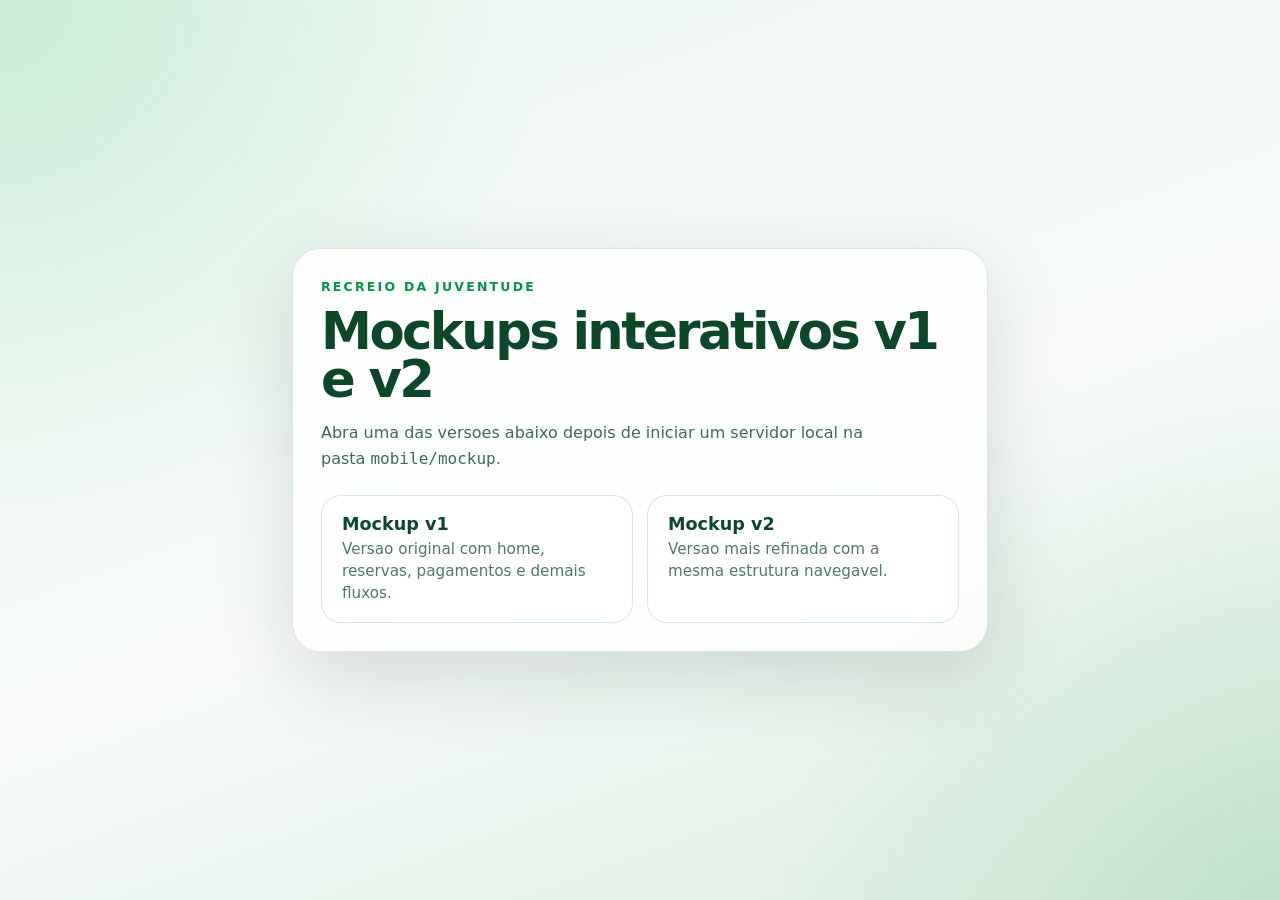
<file: mockup/index.html>
<!doctype html>
<html lang="pt-BR">
  <head>
    <meta charset="UTF-8" />
    <meta name="viewport" content="width=device-width, initial-scale=1.0" />
    <title>Mockups RJ</title>
    <style>
      :root {
        color-scheme: light;
        --green: #00973d;
        --green-dark: #0c4728;
        --surface: rgba(255, 255, 255, 0.82);
        --line: rgba(12, 71, 40, 0.14);
      }

      * { box-sizing: border-box; }

      body {
        margin: 0;
        min-height: 100vh;
        display: grid;
        place-items: center;
        font-family: Inter, system-ui, -apple-system, BlinkMacSystemFont, sans-serif;
        color: var(--green-dark);
        background:
          radial-gradient(circle at top left, rgba(36, 191, 99, 0.18), transparent 35%),
          radial-gradient(circle at bottom right, rgba(0, 151, 61, 0.12), transparent 32%),
          linear-gradient(160deg, #edf7f1 0%, #f7faf8 55%, #d9ecdf 100%);
      }

      main {
        width: min(92vw, 760px);
        padding: 32px;
      }

      .card {
        padding: 28px;
        border: 1px solid var(--line);
        border-radius: 28px;
        background: var(--surface);
        backdrop-filter: blur(20px);
        box-shadow: 0 24px 80px rgba(6, 38, 20, 0.14);
      }

      .eyebrow {
        margin: 0 0 10px;
        color: var(--green);
        font-size: 0.78rem;
        font-weight: 700;
        letter-spacing: 0.18em;
        text-transform: uppercase;
      }

      h1 {
        margin: 0;
        font-size: clamp(2rem, 4vw, 3.5rem);
        line-height: 0.95;
        letter-spacing: -0.05em;
      }

      p {
        max-width: 58ch;
        margin: 16px 0 0;
        font-size: 1rem;
        line-height: 1.6;
        color: rgba(12, 71, 40, 0.8);
      }

      .links {
        display: grid;
        gap: 14px;
        grid-template-columns: repeat(auto-fit, minmax(180px, 1fr));
        margin-top: 24px;
      }

      a {
        display: block;
        padding: 18px 20px;
        border-radius: 20px;
        border: 1px solid rgba(0, 151, 61, 0.18);
        text-decoration: none;
        background: rgba(255, 255, 255, 0.9);
        color: var(--green-dark);
        transition: transform 0.18s ease, box-shadow 0.18s ease, border-color 0.18s ease;
      }

      a:hover {
        transform: translateY(-2px);
        border-color: rgba(0, 151, 61, 0.35);
        box-shadow: 0 12px 30px rgba(6, 38, 20, 0.08);
      }

      a strong {
        display: block;
        margin-bottom: 4px;
        font-size: 1.1rem;
      }

      a span {
        color: rgba(12, 71, 40, 0.72);
        font-size: 0.95rem;
        line-height: 1.45;
      }
    </style>
  </head>
  <body>
    <main>
      <section class="card">
        <p class="eyebrow">Recreio da Juventude</p>
        <h1>Mockups interativos v1 e v2</h1>
        <p>
          Abra uma das versoes abaixo depois de iniciar um servidor local na pasta
          <code>mobile/mockup</code>.
        </p>

        <div class="links">
          <a href="./v1/">
            <strong>Mockup v1</strong>
            <span>Versao original com home, reservas, pagamentos e demais fluxos.</span>
          </a>
          <a href="./v2/">
            <strong>Mockup v2</strong>
            <span>Versao mais refinada com a mesma estrutura navegavel.</span>
          </a>
        </div>
      </section>
    </main>
  </body>
</html>
</file>
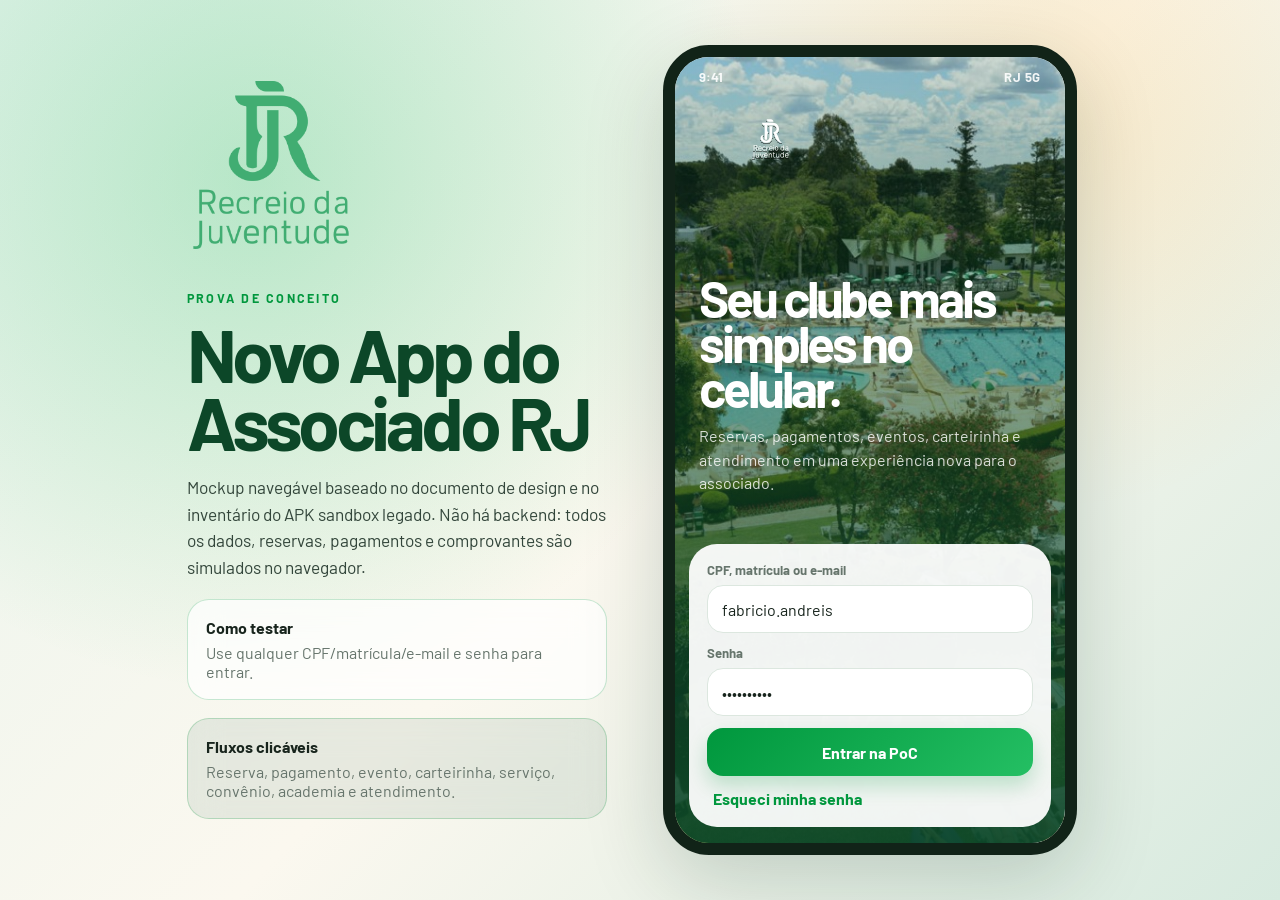
<file: mockup/v1/index.html>
<!doctype html>
<html lang="pt-BR">
  <head>
    <meta charset="UTF-8" />
    <meta name="viewport" content="width=device-width, initial-scale=1.0" />
    <title>Novo App RJ - Mockup Interativo</title>
    <link rel="stylesheet" href="./styles.css" />
  </head>
  <body>
    <main class="stage">
      <aside class="prototype-notes" aria-label="Notas do protótipo">
        <img src="./assets/logo-g.png" alt="Recreio da Juventude" />
        <p class="eyebrow">Prova de conceito</p>
        <h1>Novo App do Associado RJ</h1>
        <p>
          Mockup navegável baseado no documento de design e no inventário do APK
          sandbox legado. Não há backend: todos os dados, reservas, pagamentos e
          comprovantes são simulados no navegador.
        </p>
        <div class="note-card">
          <strong>Como testar</strong>
          <span>Use qualquer CPF/matrícula/e-mail e senha para entrar.</span>
        </div>
        <div class="note-card muted">
          <strong>Fluxos clicáveis</strong>
          <span>Reserva, pagamento, evento, carteirinha, serviço, convênio, academia e atendimento.</span>
        </div>
      </aside>

      <section class="phone-shell" aria-label="Aplicativo mobile">
        <div class="device-bar">
          <span>9:41</span>
          <span class="signal">RJ 5G</span>
        </div>
        <div id="app" class="app-root"></div>
      </section>
    </main>
    <script src="./app.js"></script>
  </body>
</html>
</file>
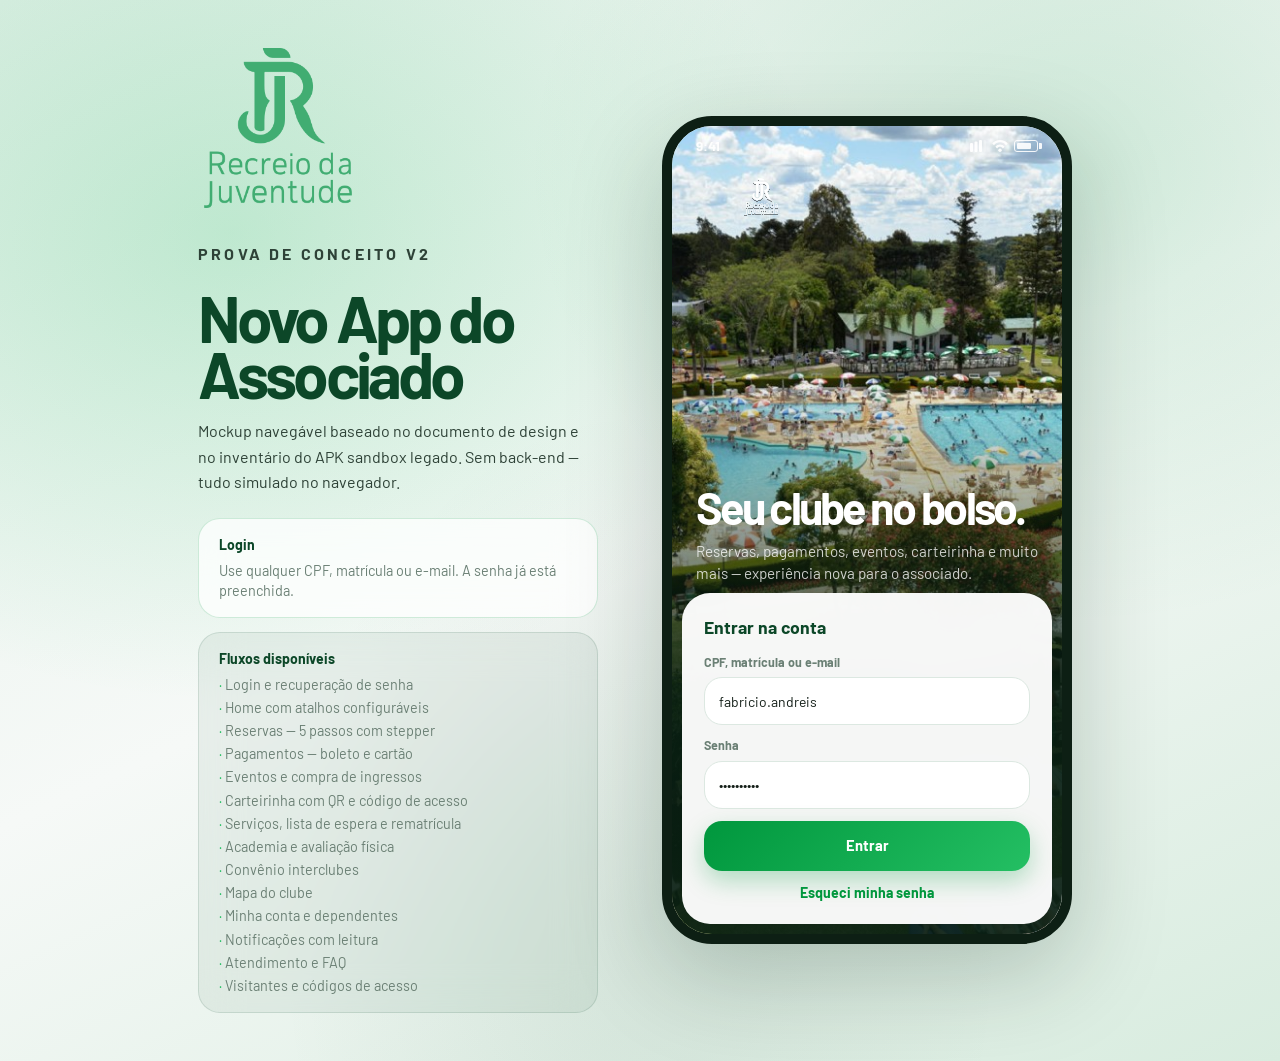
<file: mockup/v2/index.html>
<!doctype html>
<html lang="pt-BR">
  <head>
    <meta charset="UTF-8" />
    <meta name="viewport" content="width=device-width, initial-scale=1.0" />
    <title>App RJ Associado — Protótipo Interativo</title>
    <link rel="stylesheet" href="./styles.css" />
  </head>
  <body>
    <main class="stage">
      <aside class="sidebar" aria-label="Notas do protótipo">
        <img class="sidebar-logo" src="./assets/logo-g.png" alt="Recreio da Juventude" />
        <p class="eyebrow">Prova de conceito v2</p>
        <h1>Novo App do Associado</h1>
        <p>Mockup navegável baseado no documento de design e no inventário do APK sandbox legado. Sem back-end — tudo simulado no navegador.</p>

        <div class="note-card">
          <strong>Login</strong>
          <span>Use qualquer CPF, matrícula ou e-mail. A senha já está preenchida.</span>
        </div>
        <div class="note-card muted">
          <strong>Fluxos disponíveis</strong>
          <ul>
            <li>Login e recuperação de senha</li>
            <li>Home com atalhos configuráveis</li>
            <li>Reservas — 5 passos com stepper</li>
            <li>Pagamentos — boleto e cartão</li>
            <li>Eventos e compra de ingressos</li>
            <li>Carteirinha com QR e código de acesso</li>
            <li>Serviços, lista de espera e rematrícula</li>
            <li>Academia e avaliação física</li>
            <li>Convênio interclubes</li>
            <li>Mapa do clube</li>
            <li>Minha conta e dependentes</li>
            <li>Notificações com leitura</li>
            <li>Atendimento e FAQ</li>
            <li>Visitantes e códigos de acesso</li>
          </ul>
        </div>
      </aside>

      <section class="phone-shell" aria-label="Aplicativo mobile">
        <div class="status-bar">
          <span class="status-time">9:41</span>
          <div class="status-icons">
            <svg width="16" height="12" viewBox="0 0 16 12" fill="currentColor">
              <rect x="0" y="3" width="3" height="9" rx="1"/>
              <rect x="4.5" y="1.5" width="3" height="10.5" rx="1"/>
              <rect x="9" y="0" width="3" height="12" rx="1"/>
              <rect x="13.5" y="0" width="2.5" height="12" rx="1" opacity=".3"/>
            </svg>
            <svg width="16" height="12" viewBox="0 0 18 14" fill="currentColor">
              <path d="M9 0C5.2 0 1.8 1.6 0 4.1l2 2C3.4 4.1 6 2.7 9 2.7s5.6 1.4 7 3.4l2-2C16.2 1.6 12.8 0 9 0z"/>
              <path d="M9 5.3c-2.2 0-4.1 1-5.4 2.5l2 2C6.5 8.7 7.7 8 9 8s2.5.7 3.4 1.8l2-2C13.1 6.3 11.2 5.3 9 5.3z"/>
              <circle cx="9" cy="12" r="2"/>
            </svg>
            <div class="battery">
              <div class="battery-fill" style="width:76%"></div>
            </div>
          </div>
        </div>
        <div id="app" class="app-root"></div>
      </section>
    </main>
    <script src="./app.js"></script>
  </body>
</html>
</file>
<file: mockup/v1/styles.css>
@font-face {
  font-family: "Barlow RJ";
  src: url("./assets/Barlow-Regular.ttf") format("truetype");
  font-weight: 400;
}

@font-face {
  font-family: "Barlow RJ";
  src: url("./assets/Barlow-Bold.ttf") format("truetype");
  font-weight: 700;
}

@font-face {
  font-family: "Lato RJ";
  src: url("./assets/lato-regular.woff2") format("woff2");
  font-weight: 400;
}

:root {
  --rj-green-500: #00973d;
  --rj-green-400: #24bf63;
  --rj-green-900: #0c4728;
  --rj-ink: #18251d;
  --rj-muted: #66756c;
  --rj-line: #dce7df;
  --rj-surface: #ffffff;
  --rj-soft: #f4f8f5;
  --rj-warn: #f59e0b;
  --rj-danger: #d93025;
  --shadow: 0 24px 80px rgba(8, 46, 26, 0.18);
  --radius-lg: 28px;
  --radius-md: 20px;
  --radius-sm: 14px;
}

* {
  box-sizing: border-box;
}

body {
  margin: 0;
  min-height: 100vh;
  color: var(--rj-ink);
  font-family: "Barlow RJ", "Lato RJ", sans-serif;
  background:
    radial-gradient(circle at 20% 20%, rgba(36, 191, 99, 0.28), transparent 32rem),
    radial-gradient(circle at 82% 14%, rgba(245, 158, 11, 0.16), transparent 24rem),
    linear-gradient(135deg, #e8f4ed 0%, #fbf8ef 52%, #d7eadf 100%);
}

button,
input,
select {
  font: inherit;
}

button {
  cursor: pointer;
}

button * {
  pointer-events: none;
}

.stage {
  display: grid;
  grid-template-columns: minmax(280px, 420px) minmax(360px, 430px);
  gap: 56px;
  align-items: center;
  justify-content: center;
  min-height: 100vh;
  padding: 40px 24px;
}

.prototype-notes {
  animation: reveal 0.5s ease both;
}

.prototype-notes img {
  width: 168px;
  margin-bottom: 24px;
}

.prototype-notes h1 {
  max-width: 420px;
  margin: 0 0 18px;
  color: var(--rj-green-900);
  font-size: clamp(2.5rem, 6vw, 4.7rem);
  line-height: 0.9;
  letter-spacing: -0.06em;
}

.prototype-notes p {
  max-width: 500px;
  color: #33463b;
  font-size: 1.08rem;
  line-height: 1.55;
}

.eyebrow {
  color: var(--rj-green-500) !important;
  font-size: 0.78rem !important;
  font-weight: 700;
  letter-spacing: 0.18em;
  text-transform: uppercase;
}

.note-card {
  display: grid;
  gap: 6px;
  max-width: 440px;
  margin-top: 18px;
  padding: 18px;
  border: 1px solid rgba(0, 151, 61, 0.22);
  border-radius: 22px;
  background: rgba(255, 255, 255, 0.72);
  backdrop-filter: blur(16px);
}

.note-card span {
  color: var(--rj-muted);
}

.note-card.muted {
  background: rgba(12, 71, 40, 0.08);
}

.phone-shell {
  position: relative;
  overflow: hidden;
  width: min(100%, 414px);
  height: min(90vh, 890px);
  min-height: 760px;
  border: 12px solid #112318;
  border-radius: 46px;
  background: var(--rj-soft);
  box-shadow: var(--shadow);
  animation: reveal 0.65s 0.1s ease both;
}

.device-bar {
  position: absolute;
  z-index: 20;
  top: 0;
  left: 0;
  right: 0;
  display: flex;
  justify-content: space-between;
  padding: 12px 24px 6px;
  color: rgba(255, 255, 255, 0.9);
  font-size: 0.82rem;
  font-weight: 700;
  pointer-events: none;
}

.device-bar .signal {
  letter-spacing: 0.04em;
}

.app-root {
  height: 100%;
}

.screen {
  position: relative;
  display: flex;
  flex-direction: column;
  height: 100%;
  background: var(--rj-soft);
}

.scroll {
  overflow-y: auto;
  flex: 1;
  padding: 24px 18px 24px;
  scrollbar-width: none;
}

.scroll::-webkit-scrollbar {
  display: none;
}

.hero {
  position: relative;
  overflow: hidden;
  margin: -24px -18px 18px;
  padding: 54px 20px 24px;
  color: #fff;
  background:
    linear-gradient(145deg, rgba(12, 71, 40, 0.95), rgba(0, 151, 61, 0.78)),
    url("./assets/home-bg.png") center/cover;
  border-bottom-left-radius: 32px;
  border-bottom-right-radius: 32px;
}

.hero:after {
  content: "";
  position: absolute;
  right: -56px;
  bottom: -72px;
  width: 180px;
  height: 180px;
  border-radius: 999px;
  background: rgba(255, 255, 255, 0.13);
}

.top-row {
  position: relative;
  z-index: 1;
  display: flex;
  align-items: center;
  justify-content: space-between;
  gap: 12px;
}

.logo-white {
  width: 118px;
  height: auto;
}

.profile-pill {
  display: flex;
  align-items: center;
  gap: 8px;
  padding: 8px 10px;
  border: 1px solid rgba(255, 255, 255, 0.24);
  border-radius: 999px;
  background: rgba(255, 255, 255, 0.16);
  color: #fff;
}

.avatar {
  display: grid;
  place-items: center;
  width: 32px;
  height: 32px;
  border-radius: 999px;
  background: #fff;
  color: var(--rj-green-900);
  font-weight: 700;
}

.hero h2 {
  position: relative;
  z-index: 1;
  max-width: 310px;
  margin: 22px 0 10px;
  font-size: 2.3rem;
  line-height: 0.98;
  letter-spacing: -0.04em;
}

.hero p {
  position: relative;
  z-index: 1;
  margin: 0;
  color: rgba(255, 255, 255, 0.82);
  line-height: 1.4;
}

.welcome {
  display: flex;
  height: 100%;
  flex-direction: column;
  justify-content: space-between;
  color: #fff;
  background:
    linear-gradient(180deg, rgba(12, 71, 40, 0.2), rgba(12, 71, 40, 0.95)),
    url("./assets/home1.jpeg") center/cover;
}

.welcome-content {
  padding: 62px 24px 26px;
}

.welcome-logo {
  width: 142px;
}

.welcome h1 {
  margin: 110px 0 14px;
  font-size: 3.2rem;
  line-height: 0.88;
  letter-spacing: -0.06em;
}

.welcome p {
  margin: 0;
  color: rgba(255, 255, 255, 0.82);
  line-height: 1.45;
}

.login-panel {
  display: grid;
  gap: 12px;
  margin: 0 14px 16px;
  padding: 18px;
  border-radius: 28px;
  background: rgba(255, 255, 255, 0.94);
  color: var(--rj-ink);
}

.field {
  display: grid;
  gap: 7px;
}

.field label {
  color: var(--rj-muted);
  font-size: 0.82rem;
  font-weight: 700;
}

.field input,
.field select {
  width: 100%;
  min-height: 48px;
  border: 1px solid var(--rj-line);
  border-radius: 16px;
  background: #fff;
  color: var(--rj-ink);
  padding: 0 14px;
  outline: none;
}

.field input:focus,
.field select:focus {
  border-color: var(--rj-green-500);
  box-shadow: 0 0 0 4px rgba(0, 151, 61, 0.12);
}

.primary-btn,
.secondary-btn,
.ghost-btn,
.danger-btn {
  display: inline-flex;
  align-items: center;
  justify-content: center;
  gap: 8px;
  min-height: 48px;
  border: 0;
  border-radius: 16px;
  padding: 0 16px;
  font-weight: 700;
  transition: transform 0.18s ease, box-shadow 0.18s ease, background 0.18s ease;
}

.primary-btn {
  background: linear-gradient(135deg, var(--rj-green-500), var(--rj-green-400));
  color: #fff;
  box-shadow: 0 10px 20px rgba(0, 151, 61, 0.22);
}

.secondary-btn {
  border: 1px solid rgba(0, 151, 61, 0.28);
  background: #e9f7ef;
  color: var(--rj-green-900);
}

.ghost-btn {
  min-height: 40px;
  background: transparent;
  color: var(--rj-green-900);
}

.danger-btn {
  background: #fff0ee;
  color: var(--rj-danger);
}

.primary-btn:hover,
.secondary-btn:hover,
.ghost-btn:hover,
.danger-btn:hover {
  transform: translateY(-1px);
}

.link-btn {
  border: 0;
  background: transparent;
  color: var(--rj-green-500);
  font-weight: 700;
  text-align: left;
}

.card {
  overflow: hidden;
  margin-bottom: 14px;
  padding: 16px;
  border: 1px solid rgba(12, 71, 40, 0.08);
  border-radius: var(--radius-md);
  background: var(--rj-surface);
  box-shadow: 0 12px 28px rgba(13, 53, 31, 0.07);
}

.card.compact {
  padding: 13px;
  border-radius: 17px;
}

.card h3,
.card h4 {
  margin: 0;
}

.card p {
  margin: 8px 0 0;
  color: var(--rj-muted);
  line-height: 1.35;
}

.section-title {
  display: flex;
  align-items: end;
  justify-content: space-between;
  gap: 12px;
  margin: 22px 0 12px;
}

.section-title h3 {
  margin: 0;
  color: var(--rj-green-900);
  font-size: 1.18rem;
}

.section-title span {
  color: var(--rj-muted);
  font-size: 0.86rem;
}

.task-grid {
  display: grid;
  grid-template-columns: repeat(2, minmax(0, 1fr));
  gap: 12px;
}

.task-card {
  min-height: 142px;
  border: 0;
  border-radius: 24px;
  padding: 16px;
  color: #fff;
  text-align: left;
  background: linear-gradient(150deg, var(--rj-green-900), var(--rj-green-500));
  box-shadow: 0 16px 28px rgba(12, 71, 40, 0.18);
}

.task-card:nth-child(2) {
  background: linear-gradient(150deg, #f59e0b, #c76512);
}

.task-card:nth-child(3) {
  background: linear-gradient(150deg, #14532d, #2f855a);
}

.task-card:nth-child(4) {
  background: linear-gradient(150deg, #244439, #111827);
}

.task-card strong {
  display: block;
  margin-top: 28px;
  font-size: 1.06rem;
}

.task-card span {
  color: rgba(255, 255, 255, 0.82);
  font-size: 0.82rem;
}

.shortcut-grid {
  display: grid;
  grid-template-columns: repeat(4, 1fr);
  gap: 10px;
}

.shortcut {
  display: grid;
  gap: 7px;
  justify-items: center;
  border: 0;
  background: transparent;
  color: var(--rj-ink);
  text-align: center;
  font-size: 0.78rem;
  font-weight: 700;
}

.shortcut-mark {
  display: grid;
  place-items: center;
  width: 54px;
  height: 54px;
  border-radius: 18px;
  background: #fff;
  color: var(--rj-green-900);
  box-shadow: 0 12px 26px rgba(10, 43, 25, 0.08);
  font-size: 1.2rem;
}

.feed-card {
  display: grid;
  grid-template-columns: 72px 1fr;
  gap: 12px;
  align-items: center;
}

.feed-card img {
  width: 72px;
  height: 72px;
  border-radius: 18px;
  object-fit: cover;
}

.header {
  position: sticky;
  z-index: 8;
  top: 0;
  display: flex;
  align-items: center;
  gap: 10px;
  min-height: 82px;
  padding: 34px 18px 12px;
  color: #fff;
  background: linear-gradient(135deg, var(--rj-green-900), var(--rj-green-500));
}

.header h2 {
  margin: 0;
  font-size: 1.35rem;
}

.back-btn {
  display: grid;
  place-items: center;
  width: 40px;
  height: 40px;
  border: 1px solid rgba(255, 255, 255, 0.22);
  border-radius: 14px;
  background: rgba(255, 255, 255, 0.14);
  color: #fff;
  font-size: 1.3rem;
}

.status-pill,
.tag {
  display: inline-flex;
  align-items: center;
  min-height: 28px;
  width: fit-content;
  border-radius: 999px;
  padding: 0 10px;
  background: #eaf7ef;
  color: var(--rj-green-900);
  font-size: 0.76rem;
  font-weight: 700;
}

.status-pill.warn {
  background: #fff5de;
  color: #9a5d00;
}

.status-pill.danger {
  background: #fff0ee;
  color: var(--rj-danger);
}

.status-pill.dark {
  background: #112318;
  color: #fff;
}

.row {
  display: flex;
  align-items: center;
  justify-content: space-between;
  gap: 12px;
}

.stack {
  display: grid;
  gap: 10px;
}

.segmented {
  display: grid;
  grid-template-columns: repeat(2, 1fr);
  gap: 6px;
  margin-bottom: 14px;
  padding: 5px;
  border-radius: 18px;
  background: #e5efe8;
}

.segmented button {
  min-height: 42px;
  border: 0;
  border-radius: 14px;
  background: transparent;
  color: var(--rj-muted);
  font-weight: 700;
}

.segmented button.active {
  background: #fff;
  color: var(--rj-green-900);
  box-shadow: 0 8px 16px rgba(12, 71, 40, 0.08);
}

.stepper {
  display: grid;
  grid-template-columns: repeat(5, 1fr);
  gap: 7px;
  margin: 8px 0 18px;
}

.step-dot {
  height: 6px;
  border-radius: 999px;
  background: #d6e2da;
}

.step-dot.active {
  background: var(--rj-green-500);
}

.choice-grid {
  display: grid;
  gap: 10px;
}

.choice {
  display: flex;
  align-items: center;
  justify-content: space-between;
  gap: 12px;
  width: 100%;
  min-height: 64px;
  border: 1px solid var(--rj-line);
  border-radius: 18px;
  background: #fff;
  padding: 13px;
  text-align: left;
}

.choice.active {
  border-color: var(--rj-green-500);
  background: #eefaf2;
}

.calendar-row {
  display: grid;
  grid-template-columns: repeat(5, 1fr);
  gap: 8px;
}

.date-chip {
  display: grid;
  gap: 2px;
  justify-items: center;
  border: 1px solid var(--rj-line);
  border-radius: 16px;
  background: #fff;
  padding: 10px 4px;
}

.date-chip.active {
  border-color: var(--rj-green-500);
  background: var(--rj-green-500);
  color: #fff;
}

.date-chip small {
  color: inherit;
  opacity: 0.72;
}

.action-bar {
  z-index: 7;
  display: grid;
  gap: 10px;
  margin: 16px 0 0;
  padding: 14px;
  border-top: 1px solid rgba(12, 71, 40, 0.08);
  border-radius: 22px;
  background: rgba(244, 248, 245, 0.92);
  backdrop-filter: blur(18px);
}

.bottom-nav {
  position: static;
  z-index: 10;
  display: grid;
  grid-template-columns: repeat(5, 1fr);
  gap: 4px;
  margin: 0 12px 12px;
  padding: 8px;
  border: 1px solid rgba(12, 71, 40, 0.08);
  border-radius: 26px;
  background: rgba(255, 255, 255, 0.94);
  box-shadow: 0 16px 34px rgba(12, 71, 40, 0.14);
  backdrop-filter: blur(18px);
}

.bottom-nav button {
  display: grid;
  gap: 2px;
  justify-items: center;
  min-height: 48px;
  border: 0;
  border-radius: 18px;
  background: transparent;
  color: var(--rj-muted);
  font-size: 0.68rem;
  font-weight: 700;
}

.bottom-nav button.active {
  background: #eaf7ef;
  color: var(--rj-green-900);
}

.nav-icon {
  font-size: 1rem;
}

.menu-search {
  width: 100%;
  min-height: 48px;
  margin-bottom: 14px;
  border: 1px solid var(--rj-line);
  border-radius: 18px;
  padding: 0 14px;
  outline: none;
}

.module-list {
  display: grid;
  gap: 10px;
}

.module-item {
  display: grid;
  grid-template-columns: 48px 1fr auto;
  gap: 12px;
  align-items: center;
  width: 100%;
  border: 0;
  border-radius: 20px;
  background: #fff;
  padding: 12px;
  text-align: left;
  box-shadow: 0 10px 22px rgba(12, 71, 40, 0.06);
}

.module-item .shortcut-mark {
  width: 48px;
  height: 48px;
  border-radius: 16px;
  box-shadow: none;
  background: #eaf7ef;
}

.qr-card {
  overflow: hidden;
  color: #fff;
  background:
    radial-gradient(circle at 16% 10%, rgba(255, 255, 255, 0.22), transparent 28%),
    linear-gradient(145deg, var(--rj-green-900), #071b10);
}

.qr-box {
  display: grid;
  place-items: center;
  width: 212px;
  height: 212px;
  margin: 18px auto;
  border: 12px solid #fff;
  border-radius: 26px;
  background:
    linear-gradient(90deg, #111 10px, transparent 10px) 0 0/24px 24px,
    linear-gradient(#111 10px, transparent 10px) 0 0/24px 24px,
    #fff;
}

.qr-box span {
  display: grid;
  place-items: center;
  width: 74px;
  height: 74px;
  border-radius: 18px;
  background: #fff;
  color: var(--rj-green-900);
  font-weight: 700;
}

.receipt {
  border: 1px dashed rgba(0, 151, 61, 0.45);
  background: #f7fff9;
}

.map-card img {
  width: 100%;
  min-height: 260px;
  border-radius: 20px;
  background: #eaf7ef;
  object-fit: cover;
}

.toast {
  position: absolute;
  z-index: 30;
  left: 22px;
  right: 22px;
  bottom: 92px;
  padding: 14px 16px;
  border-radius: 18px;
  background: #12251a;
  color: #fff;
  box-shadow: 0 16px 36px rgba(0, 0, 0, 0.22);
  animation: toast-in 0.24s ease both;
}

.modal-backdrop {
  position: absolute;
  z-index: 25;
  inset: 0;
  display: grid;
  align-items: end;
  background: rgba(9, 30, 18, 0.42);
}

.sheet {
  max-height: 82%;
  overflow-y: auto;
  padding: 18px;
  border-top-left-radius: 30px;
  border-top-right-radius: 30px;
  background: #fff;
  animation: sheet-in 0.22s ease both;
}

.sheet-handle {
  width: 48px;
  height: 5px;
  margin: 0 auto 16px;
  border-radius: 999px;
  background: #d5ded8;
}

.toggle-list {
  display: grid;
  gap: 8px;
}

.toggle-item {
  display: flex;
  align-items: center;
  justify-content: space-between;
  gap: 10px;
  border: 1px solid var(--rj-line);
  border-radius: 16px;
  padding: 12px;
}

.switch {
  width: 48px;
  height: 28px;
  border: 0;
  border-radius: 999px;
  background: #cbd8cf;
  padding: 3px;
}

.switch:after {
  content: "";
  display: block;
  width: 22px;
  height: 22px;
  border-radius: 999px;
  background: #fff;
  transition: transform 0.2s ease;
}

.switch.active {
  background: var(--rj-green-500);
}

.switch.active:after {
  transform: translateX(20px);
}

@keyframes reveal {
  from {
    opacity: 0;
    transform: translateY(18px);
  }
  to {
    opacity: 1;
    transform: translateY(0);
  }
}

@keyframes toast-in {
  from {
    opacity: 0;
    transform: translateY(12px);
  }
  to {
    opacity: 1;
    transform: translateY(0);
  }
}

@keyframes sheet-in {
  from {
    transform: translateY(30px);
  }
  to {
    transform: translateY(0);
  }
}

@media (max-width: 900px) {
  .stage {
    display: block;
    padding: 0;
  }

  .prototype-notes {
    display: none;
  }

  .phone-shell {
    width: 100%;
    height: 100vh;
    min-height: 100vh;
    border: 0;
    border-radius: 0;
  }
}
</file>
<file: mockup/v2/styles.css>
@font-face {
  font-family: "Barlow";
  src: url("./assets/Barlow-Regular.ttf") format("truetype");
  font-weight: 400;
}

@font-face {
  font-family: "Barlow";
  src: url("./assets/Barlow-Bold.ttf") format("truetype");
  font-weight: 700;
}

@font-face {
  font-family: "Lato";
  src: url("./assets/lato-regular.woff2") format("woff2");
  font-weight: 400;
}

:root {
  --g500: #00973d;
  --g400: #24bf63;
  --g300: #5ed48a;
  --g900: #0c4728;
  --g50: #eef9f2;
  --ink: #141f18;
  --ink2: #3c4f43;
  --muted: #6b8075;
  --line: #dce8e1;
  --surface: #ffffff;
  --soft: #f4f8f5;
  --warn: #f59e0b;
  --warnbg: #fffbeb;
  --danger: #dc2626;
  --dangerbg: #fff5f5;
  --shadow-lg: 0 32px 96px rgba(6, 38, 20, 0.22);
  --shadow-md: 0 12px 32px rgba(6, 38, 20, 0.10);
  --shadow-sm: 0 4px 14px rgba(6, 38, 20, 0.07);
  --r-xl: 32px;
  --r-lg: 24px;
  --r-md: 18px;
  --r-sm: 12px;
  --r-pill: 999px;
}

* { box-sizing: border-box; margin: 0; padding: 0; }

body {
  min-height: 100vh;
  font-family: "Barlow", "Lato", sans-serif;
  font-size: 14px;
  line-height: 1.4;
  color: var(--ink);
  background: radial-gradient(ellipse at 18% 22%, rgba(36,191,99,.22) 0%, transparent 40%),
              radial-gradient(ellipse at 84% 16%, rgba(0,151,61,.15) 0%, transparent 36%),
              radial-gradient(ellipse at 50% 88%, rgba(12,71,40,.08) 0%, transparent 40%),
              linear-gradient(155deg, #e2f0e8 0%, #f6f9f7 50%, #d8ecdf 100%);
}

button, input, select, textarea { font: inherit; cursor: pointer; }
button * { pointer-events: none; }
ul { list-style: none; padding: 0; }

/* ── Layout ─────────────────────────────────────── */

.stage {
  display: grid;
  grid-template-columns: minmax(260px, 400px) minmax(350px, 420px);
  gap: 64px;
  align-items: center;
  justify-content: center;
  min-height: 100vh;
  padding: 48px 24px;
}

/* ── Sidebar ─────────────────────────────────────── */

.sidebar { animation: fade-up 0.5s ease both; }

.sidebar-logo { width: 160px; margin-bottom: 28px; }

.sidebar h1 {
  color: var(--g900);
  font-size: clamp(2.4rem, 5vw, 4.2rem);
  line-height: 0.88;
  letter-spacing: -0.06em;
  margin: 0 0 16px;
}

.sidebar > p { color: #2e4237; font-size: 1rem; line-height: 1.58; max-width: 480px; margin-bottom: 24px; }

.eyebrow {
  color: var(--g500);
  font-size: 0.72rem;
  font-weight: 700;
  letter-spacing: 0.2em;
  text-transform: uppercase;
  margin-bottom: 10px;
}

.note-card {
  max-width: 460px;
  margin-top: 14px;
  padding: 16px 20px;
  border: 1px solid rgba(0,151,61,.18);
  border-radius: 22px;
  background: rgba(255,255,255,.76);
  backdrop-filter: blur(20px);
}

.note-card strong { display: block; margin-bottom: 6px; color: var(--g900); }
.note-card span, .note-card li { color: var(--muted); font-size: 0.9rem; }
.note-card ul { padding-left: 0; display: grid; gap: 3px; }
.note-card li::before { content: "·  "; color: var(--g400); }
.note-card.muted { background: rgba(12,71,40,.06); border-color: rgba(12,71,40,.12); }

/* ── Phone shell ─────────────────────────────────── */

.phone-shell {
  position: relative;
  width: min(100%, 410px);
  height: min(92vh, 876px);
  min-height: 740px;
  border: 10px solid #0d1f14;
  border-radius: 50px;
  background: var(--soft);
  box-shadow: var(--shadow-lg), 0 0 0 1px rgba(255,255,255,.08) inset;
  overflow: hidden;
  animation: fade-up 0.65s 0.1s ease both;
}

.status-bar {
  position: absolute;
  z-index: 50;
  top: 0; left: 0; right: 0;
  display: flex;
  align-items: center;
  justify-content: space-between;
  padding: 10px 24px 4px;
  pointer-events: none;
}

.status-bar.light { color: rgba(255,255,255,.9); }
.status-bar.dark { color: var(--ink2); }

.status-time { font-size: 0.85rem; font-weight: 700; }

.status-icons { display: flex; align-items: center; gap: 6px; }

.battery {
  width: 24px;
  height: 12px;
  border: 1.5px solid currentColor;
  border-radius: 3px;
  padding: 2px;
  position: relative;
}
.battery::after {
  content: "";
  position: absolute;
  right: -5px; top: 50%; transform: translateY(-50%);
  width: 3px; height: 6px;
  background: currentColor;
  border-radius: 0 1px 1px 0;
}
.battery-fill { height: 100%; background: currentColor; border-radius: 1px; }

.app-root { height: 100%; }

/* ── Screens ─────────────────────────────────────── */

.screen {
  position: relative;
  display: flex;
  flex-direction: column;
  height: 100%;
  background: var(--soft);
  overflow: hidden;
}

.scroll {
  overflow-y: auto;
  flex: 1;
  padding: 20px 16px 20px;
  scrollbar-width: none;
}
.scroll::-webkit-scrollbar { display: none; }

/* ── Welcome / Login ─────────────────────────────── */

.welcome {
  position: relative;
  display: flex;
  flex-direction: column;
  justify-content: flex-end;
  height: 100%;
  background:
    linear-gradient(180deg, rgba(8,30,18,0) 30%, rgba(8,30,18,.92) 72%),
    url("./assets/home1.jpeg") center/cover no-repeat;
  color: #fff;
}

.welcome-top {
  position: absolute;
  top: 52px;
  left: 24px;
  right: 24px;
}

.welcome-logo { width: 130px; }

.welcome-tagline {
  font-size: 2.8rem;
  line-height: 0.9;
  letter-spacing: -0.06em;
  font-weight: 700;
  margin: 120px 0 12px;
}

.welcome-sub {
  color: rgba(255,255,255,.78);
  font-size: 0.95rem;
  line-height: 1.5;
}

.login-sheet {
  margin: 0 10px 10px;
  padding: 22px;
  border-radius: 28px;
  background: rgba(255,255,255,.96);
  backdrop-filter: blur(20px);
  color: var(--ink);
  display: grid;
  gap: 12px;
}

.login-sheet h2 { font-size: 1.1rem; color: var(--g900); margin-bottom: 2px; }

.field { display: grid; gap: 6px; }

.field label { font-size: 0.78rem; font-weight: 700; color: var(--muted); }

.field input, .field select, .field textarea {
  width: 100%;
  min-height: 48px;
  border: 1.5px solid var(--line);
  border-radius: var(--r-md);
  background: #fff;
  color: var(--ink);
  padding: 0 14px;
  outline: none;
  transition: border-color .18s, box-shadow .18s;
}
.field input:focus, .field select:focus, .field textarea:focus {
  border-color: var(--g500);
  box-shadow: 0 0 0 4px rgba(0,151,61,.1);
}
.field textarea { padding: 12px 14px; resize: none; min-height: 80px; }

/* ── Buttons ─────────────────────────────────────── */

.btn-primary, .btn-secondary, .btn-ghost, .btn-danger {
  display: inline-flex;
  align-items: center;
  justify-content: center;
  gap: 8px;
  min-height: 50px;
  border: 0;
  border-radius: var(--r-md);
  padding: 0 18px;
  font-weight: 700;
  font-size: 0.92rem;
  transition: transform .16s ease, box-shadow .16s ease, opacity .16s ease;
}

.btn-primary {
  background: linear-gradient(135deg, var(--g500), var(--g400));
  color: #fff;
  box-shadow: 0 10px 24px rgba(0,151,61,.28);
}
.btn-primary:hover { transform: translateY(-1px); box-shadow: 0 14px 28px rgba(0,151,61,.34); }

.btn-secondary {
  border: 1.5px solid rgba(0,151,61,.24);
  background: var(--g50);
  color: var(--g900);
}
.btn-secondary:hover { background: #d9f0e4; }

.btn-ghost { background: transparent; color: var(--g900); font-weight: 700; }
.btn-ghost:hover { background: rgba(0,151,61,.06); border-radius: var(--r-md); }

.btn-danger { background: var(--dangerbg); color: var(--danger); }
.btn-danger:hover { background: #fee2e2; }

.btn-link {
  border: 0;
  background: transparent;
  color: var(--g500);
  font-weight: 700;
  font-size: 0.88rem;
  padding: 0;
  min-height: auto;
}

.btn-full { width: 100%; }
.btn-sm { min-height: 38px; font-size: 0.82rem; padding: 0 13px; }

/* ── Cards ─────────────────────────────────────── */

.card {
  margin-bottom: 12px;
  padding: 16px;
  border: 1px solid rgba(12,71,40,.08);
  border-radius: var(--r-lg);
  background: var(--surface);
  box-shadow: var(--shadow-sm);
}

.card-compact { padding: 13px 15px; border-radius: var(--r-md); }

.card h3 { font-size: 1rem; margin-bottom: 6px; }
.card h4 { font-size: 0.94rem; margin-bottom: 4px; }
.card p { color: var(--muted); font-size: 0.88rem; line-height: 1.45; }

/* ── Hero ─────────────────────────────────────── */

.hero {
  position: relative;
  overflow: hidden;
  margin: -20px -16px 16px;
  padding: 48px 18px 22px;
  color: #fff;
  background:
    linear-gradient(148deg, rgba(10,48,28,.95) 0%, rgba(0,151,61,.82) 100%),
    url("./assets/home-bg.png") center/cover no-repeat;
  border-bottom-left-radius: 30px;
  border-bottom-right-radius: 30px;
}

.hero::before {
  content: "";
  position: absolute;
  right: -40px; bottom: -60px;
  width: 160px; height: 160px;
  border-radius: 999px;
  background: rgba(255,255,255,.1);
}

.hero-top {
  display: flex;
  align-items: center;
  justify-content: space-between;
  gap: 10px;
  position: relative; z-index: 1;
}

.logo-white { width: 110px; height: auto; }

.profile-chip {
  display: flex;
  align-items: center;
  gap: 8px;
  padding: 6px 10px;
  border: 1px solid rgba(255,255,255,.24);
  border-radius: var(--r-pill);
  background: rgba(255,255,255,.14);
  color: #fff;
  font-size: 0.82rem;
  font-weight: 700;
}

.avatar {
  display: grid;
  place-items: center;
  width: 30px; height: 30px;
  border-radius: 999px;
  background: #fff;
  color: var(--g900);
  font-size: 0.7rem;
  font-weight: 700;
}

.hero h2 {
  position: relative; z-index: 1;
  font-size: 2rem;
  line-height: 0.96;
  letter-spacing: -0.04em;
  margin: 18px 0 8px;
}

.hero p {
  position: relative; z-index: 1;
  color: rgba(255,255,255,.8);
  font-size: 0.86rem;
}

/* ── Header bar ─────────────────────────────────── */

.header {
  position: sticky;
  z-index: 15;
  top: 0;
  display: flex;
  align-items: center;
  gap: 10px;
  min-height: 76px;
  padding: 32px 16px 10px;
  color: #fff;
  background: linear-gradient(135deg, var(--g900), var(--g500));
}

.header h2 { font-size: 1.2rem; flex: 1; }

.back-btn {
  display: grid;
  place-items: center;
  width: 38px; height: 38px;
  border: 1px solid rgba(255,255,255,.22);
  border-radius: var(--r-sm);
  background: rgba(255,255,255,.14);
  color: #fff;
  font-size: 1.2rem;
  flex-shrink: 0;
}

/* ── Bottom nav ─────────────────────────────────── */

.bottom-nav {
  display: grid;
  grid-template-columns: repeat(5, 1fr);
  gap: 3px;
  margin: 0 10px 10px;
  padding: 7px;
  border: 1px solid rgba(12,71,40,.08);
  border-radius: 26px;
  background: rgba(255,255,255,.96);
  box-shadow: 0 16px 40px rgba(12,71,40,.14);
  backdrop-filter: blur(24px);
  flex-shrink: 0;
}

.nav-btn {
  display: grid;
  gap: 2px;
  justify-items: center;
  align-items: center;
  min-height: 52px;
  border: 0;
  border-radius: 20px;
  background: transparent;
  color: var(--muted);
  font-size: 0.62rem;
  font-weight: 700;
  position: relative;
  transition: background .18s, color .18s;
}

.nav-btn.active {
  background: var(--g50);
  color: var(--g900);
}

.nav-btn .badge {
  position: absolute;
  top: 5px; right: 8px;
  display: grid;
  place-items: center;
  min-width: 17px; height: 17px;
  padding: 0 4px;
  border-radius: 999px;
  background: var(--danger);
  color: #fff;
  font-size: 0.6rem;
  font-weight: 700;
}

/* ── Task grid ─────────────────────────────────── */

.task-grid {
  display: grid;
  grid-template-columns: 1fr 1fr;
  gap: 10px;
  margin-bottom: 16px;
}

.task-card {
  min-height: 128px;
  border: 0;
  border-radius: 22px;
  padding: 14px;
  color: #fff;
  text-align: left;
  display: flex;
  flex-direction: column;
  justify-content: space-between;
  transition: transform .18s, box-shadow .18s;
}

.task-card:hover { transform: translateY(-2px); }

.task-card--green { background: linear-gradient(148deg, var(--g900), var(--g500)); box-shadow: 0 14px 26px rgba(12,71,40,.2); }
.task-card--amber { background: linear-gradient(148deg, #78350f, var(--warn)); box-shadow: 0 14px 26px rgba(120,53,15,.22); }
.task-card--teal  { background: linear-gradient(148deg, #134e4a, #0d9488); box-shadow: 0 14px 26px rgba(13,78,74,.22); }
.task-card--slate { background: linear-gradient(148deg, #1e293b, #334155); box-shadow: 0 14px 26px rgba(30,41,59,.22); }

.task-card-label {
  font-size: 0.74rem;
  color: rgba(255,255,255,.72);
  font-weight: 700;
  letter-spacing: .02em;
}

.task-card-title { font-size: 0.96rem; font-weight: 700; line-height: 1.2; }

/* ── Shortcuts ─────────────────────────────────── */

.shortcut-grid {
  display: grid;
  grid-template-columns: repeat(4, 1fr);
  gap: 8px;
  margin-bottom: 16px;
}

.shortcut-btn {
  display: grid;
  gap: 6px;
  justify-items: center;
  border: 0;
  background: transparent;
  color: var(--ink);
  font-size: 0.68rem;
  font-weight: 700;
  text-align: center;
  padding: 4px 2px;
  border-radius: var(--r-sm);
  transition: transform .16s;
}
.shortcut-btn:hover { transform: scale(1.06); }

.shortcut-icon {
  display: grid;
  place-items: center;
  width: 52px; height: 52px;
  border-radius: 17px;
  background: #fff;
  color: var(--g900);
  box-shadow: 0 8px 20px rgba(10,43,25,.1);
  transition: box-shadow .18s;
}
.shortcut-btn:hover .shortcut-icon { box-shadow: 0 12px 28px rgba(10,43,25,.16); }

/* ── Section heading ─────────────────────────────── */

.sec-head {
  display: flex;
  align-items: center;
  justify-content: space-between;
  margin: 18px 0 10px;
}

.sec-head h3 { font-size: 1rem; color: var(--g900); }
.sec-head span { font-size: 0.8rem; color: var(--muted); }

/* ── Feed card ─────────────────────────────────── */

.feed-card {
  display: grid;
  grid-template-columns: 64px 1fr;
  gap: 12px;
  align-items: center;
}

.feed-thumb {
  width: 64px; height: 64px;
  border-radius: 16px;
  object-fit: cover;
  flex-shrink: 0;
}

/* ── Pills / tags ─────────────────────────────── */

.pill {
  display: inline-flex;
  align-items: center;
  gap: 5px;
  min-height: 24px;
  padding: 0 9px;
  border-radius: var(--r-pill);
  font-size: 0.72rem;
  font-weight: 700;
  white-space: nowrap;
}

.pill--green { background: #d4f4e3; color: var(--g900); }
.pill--amber { background: var(--warnbg); color: #92400e; }
.pill--red   { background: var(--dangerbg); color: var(--danger); }
.pill--dark  { background: var(--g900); color: #fff; }
.pill--gray  { background: #e5e7eb; color: #374151; }
.pill--blue  { background: #dbeafe; color: #1e40af; }

/* ── Segmented control ─────────────────────────── */

.segmented {
  display: grid;
  grid-template-columns: repeat(2, 1fr);
  gap: 5px;
  margin-bottom: 14px;
  padding: 5px;
  border-radius: 18px;
  background: #ddeee3;
}

.segmented button {
  min-height: 40px;
  border: 0;
  border-radius: 13px;
  background: transparent;
  color: var(--muted);
  font-weight: 700;
  font-size: 0.86rem;
  transition: background .18s, color .18s, box-shadow .18s;
}

.segmented button.active {
  background: #fff;
  color: var(--g900);
  box-shadow: 0 4px 12px rgba(12,71,40,.1);
}

/* ── Stepper ─────────────────────────────────── */

.stepper {
  display: grid;
  grid-template-columns: repeat(5, 1fr);
  gap: 6px;
  margin: 8px 0 16px;
}

.step-track {
  height: 5px;
  border-radius: 999px;
  background: var(--line);
  transition: background .28s;
}

.step-track.done { background: var(--g400); }
.step-track.active { background: var(--g500); }

/* ── Choice list ─────────────────────────────── */

.choice-list { display: grid; gap: 9px; }

.choice-item {
  display: flex;
  align-items: center;
  justify-content: space-between;
  gap: 12px;
  width: 100%;
  min-height: 60px;
  border: 1.5px solid var(--line);
  border-radius: var(--r-md);
  background: #fff;
  padding: 11px 13px;
  text-align: left;
  transition: border-color .18s, background .18s;
}

.choice-item:hover { border-color: rgba(0,151,61,.4); }

.choice-item.selected {
  border-color: var(--g500);
  background: var(--g50);
}

.choice-item-check {
  display: grid;
  place-items: center;
  width: 22px; height: 22px;
  border-radius: 999px;
  border: 2px solid var(--line);
  flex-shrink: 0;
  transition: background .18s, border-color .18s;
}

.choice-item.selected .choice-item-check {
  background: var(--g500);
  border-color: var(--g500);
  color: #fff;
}

/* ── Calendar strip ─────────────────────────────── */

.cal-strip {
  display: grid;
  grid-template-columns: repeat(5, 1fr);
  gap: 7px;
  margin: 14px 0;
}

.cal-day {
  display: grid;
  gap: 2px;
  justify-items: center;
  border: 1.5px solid var(--line);
  border-radius: 14px;
  background: #fff;
  padding: 10px 4px;
  font-size: 0.72rem;
  transition: background .18s, border-color .18s, color .18s;
}

.cal-day small { color: inherit; opacity: .7; }
.cal-day strong { font-size: 1.1rem; }

.cal-day:hover { border-color: rgba(0,151,61,.4); }
.cal-day.selected {
  background: var(--g500);
  border-color: var(--g500);
  color: #fff;
}
.cal-day.disabled { opacity: .38; pointer-events: none; }

/* ── Action bar ─────────────────────────────────── */

.action-bar {
  display: grid;
  gap: 9px;
  padding: 14px;
  margin: 8px 0 0;
  border-top: 1px solid rgba(12,71,40,.07);
  border-radius: 22px;
  background: rgba(244,248,245,.96);
  backdrop-filter: blur(20px);
}

/* ── Module list (menu) ─────────────────────────── */

.module-search {
  width: 100%;
  min-height: 46px;
  margin-bottom: 12px;
  border: 1.5px solid var(--line);
  border-radius: var(--r-md);
  background: #fff;
  padding: 0 14px 0 42px;
  outline: none;
}

.search-wrap { position: relative; margin-bottom: 12px; }
.search-wrap svg { position: absolute; left: 13px; top: 50%; transform: translateY(-50%); color: var(--muted); }

.module-item {
  display: grid;
  grid-template-columns: 46px 1fr 20px;
  gap: 11px;
  align-items: center;
  width: 100%;
  border: 0;
  border-radius: 18px;
  background: #fff;
  padding: 11px 12px;
  margin-bottom: 8px;
  text-align: left;
  box-shadow: var(--shadow-sm);
  transition: transform .16s, box-shadow .16s;
}
.module-item:hover { transform: translateY(-1px); box-shadow: var(--shadow-md); }

.module-icon {
  display: grid;
  place-items: center;
  width: 46px; height: 46px;
  border-radius: 14px;
  background: var(--g50);
  color: var(--g900);
}

.module-item strong { font-size: 0.9rem; display: block; }
.module-item small { color: var(--muted); font-size: 0.76rem; }
.module-item-arrow { color: var(--muted); font-size: 1rem; }

/* ── QR Wallet card ─────────────────────────────── */

.qr-card {
  overflow: hidden;
  color: #fff;
  background:
    radial-gradient(ellipse at 20% 10%, rgba(255,255,255,.16) 0%, transparent 30%),
    linear-gradient(148deg, var(--g900) 0%, #071b10 100%);
  border: 0;
  padding: 20px;
  margin-bottom: 12px;
  border-radius: 24px;
  box-shadow: 0 20px 48px rgba(6,24,14,.32);
}

.qr-card h3 { font-size: 1.1rem; margin-bottom: 3px; }
.qr-card p { color: rgba(255,255,255,.68); font-size: 0.82rem; }

.qr-box {
  display: grid;
  place-items: center;
  width: 200px; height: 200px;
  margin: 16px auto;
  padding: 12px;
  border: 10px solid #fff;
  border-radius: 22px;
  background: #fff;
  position: relative;
  overflow: hidden;
}

.qr-pattern {
  width: 100%;
  height: 100%;
  background-image:
    linear-gradient(#111 1px, transparent 1px),
    linear-gradient(90deg, #111 1px, transparent 1px);
  background-size: 8px 8px;
  opacity: .85;
  border-radius: 4px;
}

.qr-center {
  position: absolute;
  display: grid;
  place-items: center;
  width: 52px; height: 52px;
  border-radius: 12px;
  background: #fff;
  color: var(--g900);
  font-size: 0.7rem;
  font-weight: 700;
  border: 2px solid var(--g900);
}

.qr-corner {
  position: absolute;
  width: 28px; height: 28px;
  border: 4px solid #111;
  border-radius: 6px;
}
.qr-corner.tl { top: 12px; left: 12px; border-right: 0; border-bottom: 0; }
.qr-corner.tr { top: 12px; right: 12px; border-left: 0; border-bottom: 0; }
.qr-corner.bl { bottom: 12px; left: 12px; border-right: 0; border-top: 0; }

/* ── Receipt ─────────────────────────────────── */

.receipt-card {
  border: 1.5px dashed rgba(0,151,61,.4);
  background: #f7fff9;
  border-radius: 20px;
  padding: 16px;
  margin-bottom: 12px;
}

.receipt-row {
  display: flex;
  align-items: center;
  justify-content: space-between;
  gap: 10px;
  padding: 8px 0;
  border-bottom: 1px solid rgba(12,71,40,.08);
  font-size: 0.88rem;
}

.receipt-row:last-child { border-bottom: 0; }
.receipt-row span { color: var(--muted); }
.receipt-row strong { color: var(--ink); }

/* ── Row / Stack layout ─────────────────────────── */

.row {
  display: flex;
  align-items: center;
  justify-content: space-between;
  gap: 10px;
}

.stack { display: grid; gap: 10px; }

/* ── Toggle list ─────────────────────────────────── */

.toggle-list { display: grid; gap: 8px; }

.toggle-item {
  display: flex;
  align-items: center;
  justify-content: space-between;
  gap: 12px;
  padding: 12px;
  border: 1px solid var(--line);
  border-radius: 16px;
  font-size: 0.88rem;
}

.switch {
  position: relative;
  width: 44px; height: 26px;
  border: 0;
  border-radius: 999px;
  background: #c8d9cf;
  padding: 0;
  flex-shrink: 0;
  transition: background .22s;
}

.switch::after {
  content: "";
  position: absolute;
  top: 3px; left: 3px;
  width: 20px; height: 20px;
  border-radius: 999px;
  background: #fff;
  box-shadow: 0 2px 6px rgba(0,0,0,.2);
  transition: transform .22s;
}

.switch.on { background: var(--g500); }
.switch.on::after { transform: translateX(18px); }

/* ── Map ─────────────────────────────────────────── */

.map-img {
  width: 100%;
  border-radius: 20px;
  object-fit: cover;
  background: var(--g50);
  display: block;
}

/* ── Toast ─────────────────────────────────────── */

.toast {
  position: absolute;
  z-index: 40;
  left: 18px; right: 18px;
  bottom: 88px;
  padding: 13px 16px;
  border-radius: 18px;
  background: #0f1f16;
  color: #fff;
  font-size: 0.88rem;
  box-shadow: 0 18px 40px rgba(0,0,0,.24);
  animation: toast-in .24s ease both;
}

/* ── Bottom sheet ─────────────────────────────── */

.sheet-backdrop {
  position: absolute;
  z-index: 30;
  inset: 0;
  display: grid;
  align-items: end;
  background: rgba(8,24,15,.46);
  animation: fade-in .22s ease both;
}

.sheet {
  max-height: 84%;
  overflow-y: auto;
  padding: 18px 20px 28px;
  border-top-left-radius: 30px;
  border-top-right-radius: 30px;
  background: #fff;
  animation: sheet-up .24s ease both;
  scrollbar-width: none;
}

.sheet::-webkit-scrollbar { display: none; }

.sheet-handle {
  width: 44px; height: 5px;
  border-radius: 999px;
  background: #d4ddd8;
  margin: 0 auto 18px;
}

.sheet h3 { font-size: 1.1rem; margin-bottom: 10px; }
.sheet p { color: var(--muted); font-size: 0.88rem; line-height: 1.5; margin-bottom: 14px; }

/* ── Empty state ─────────────────────────────────── */

.empty-state {
  display: grid;
  gap: 10px;
  text-align: center;
  padding: 36px 20px;
}

.empty-icon {
  font-size: 2.8rem;
  line-height: 1;
}

.empty-state h3 { font-size: 1rem; color: var(--ink2); }
.empty-state p { color: var(--muted); font-size: 0.86rem; }

/* ── Animations ─────────────────────────────────── */

@keyframes fade-up {
  from { opacity: 0; transform: translateY(20px); }
  to   { opacity: 1; transform: translateY(0); }
}

@keyframes fade-in {
  from { opacity: 0; }
  to   { opacity: 1; }
}

@keyframes toast-in {
  from { opacity: 0; transform: translateY(14px) scale(.96); }
  to   { opacity: 1; transform: translateY(0) scale(1); }
}

@keyframes sheet-up {
  from { transform: translateY(40px); }
  to   { transform: translateY(0); }
}

@keyframes screen-in {
  from { opacity: 0; transform: translateX(18px); }
  to   { opacity: 1; transform: translateX(0); }
}

.screen-enter { animation: screen-in .22s ease both; }

/* ── Inline notification dot ─────────────────────── */

.unread-dot {
  display: inline-block;
  width: 8px; height: 8px;
  border-radius: 999px;
  background: var(--danger);
  flex-shrink: 0;
}

/* ── Responsive ─────────────────────────────────── */

@media (max-width: 880px) {
  .stage {
    display: block;
    padding: 0;
  }

  .sidebar { display: none; }

  .phone-shell {
    width: 100%;
    height: 100dvh;
    min-height: 100dvh;
    border: 0;
    border-radius: 0;
  }
}
</file>
